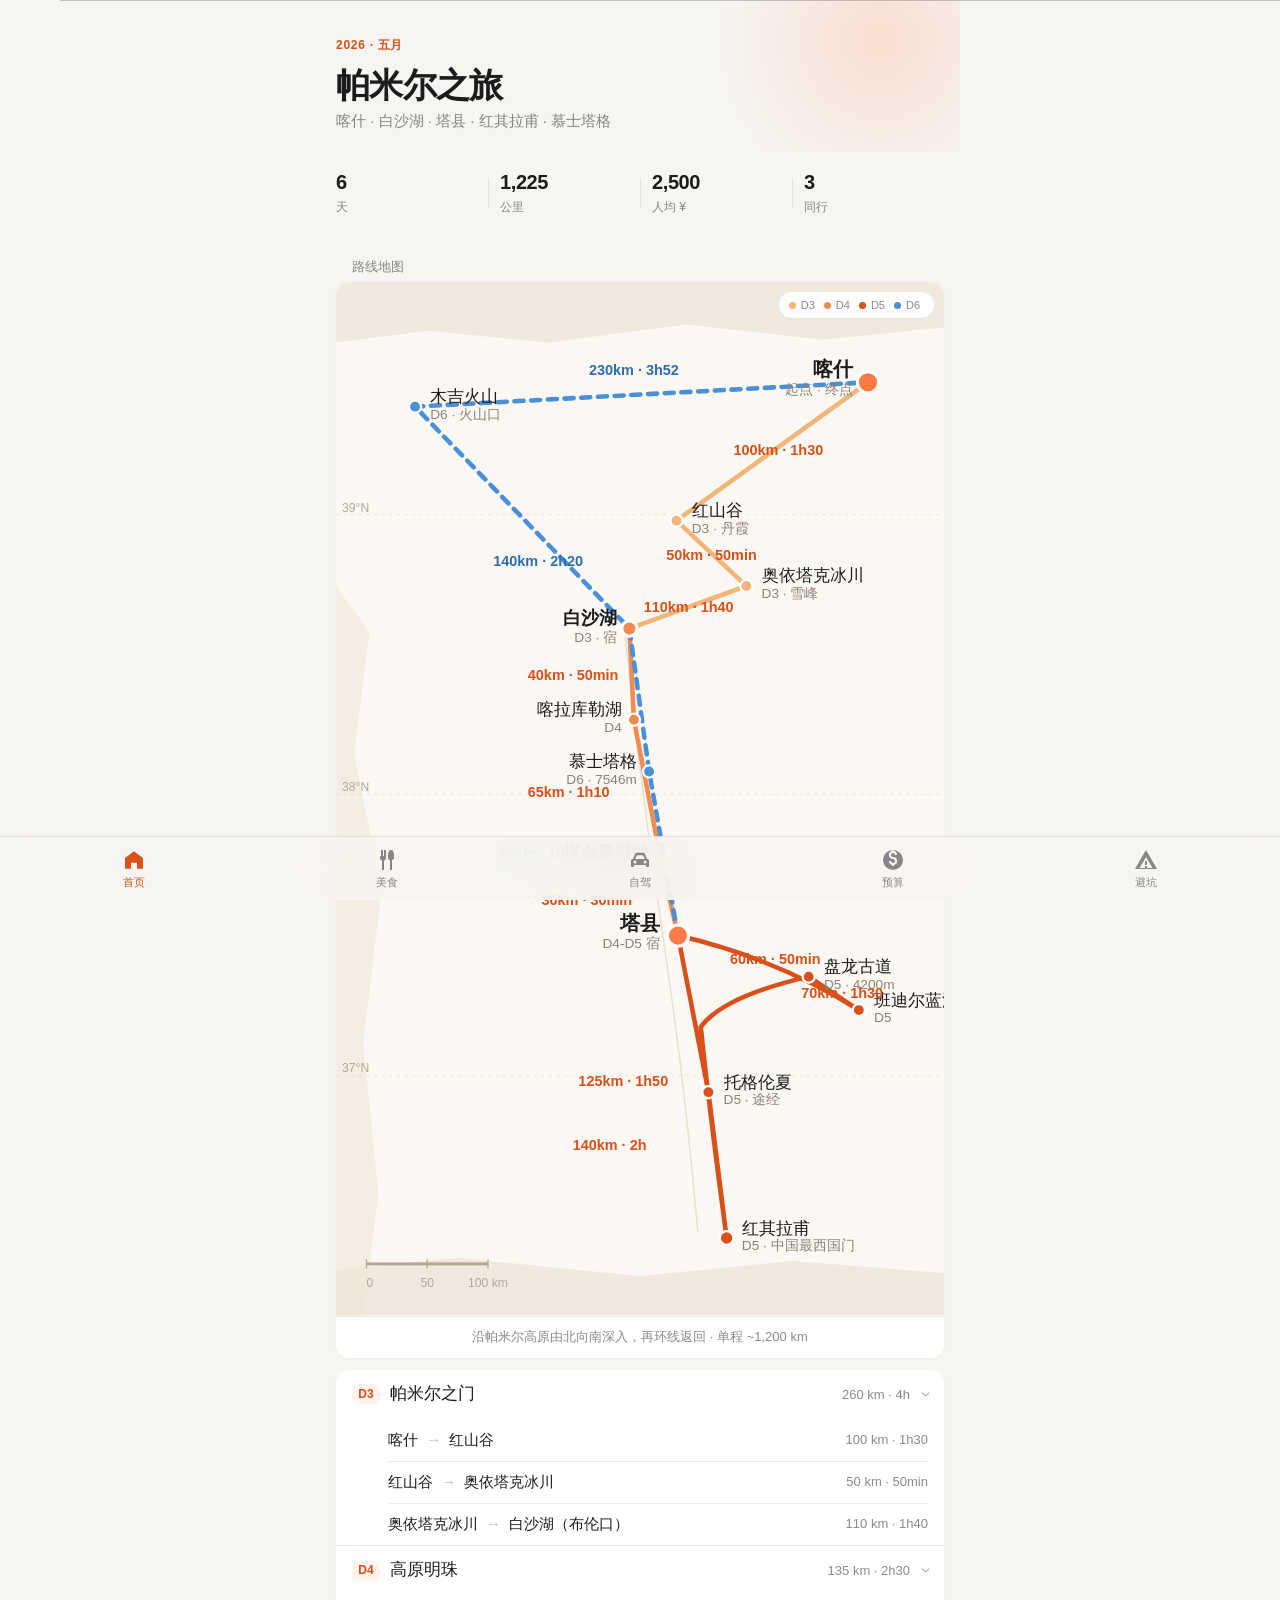
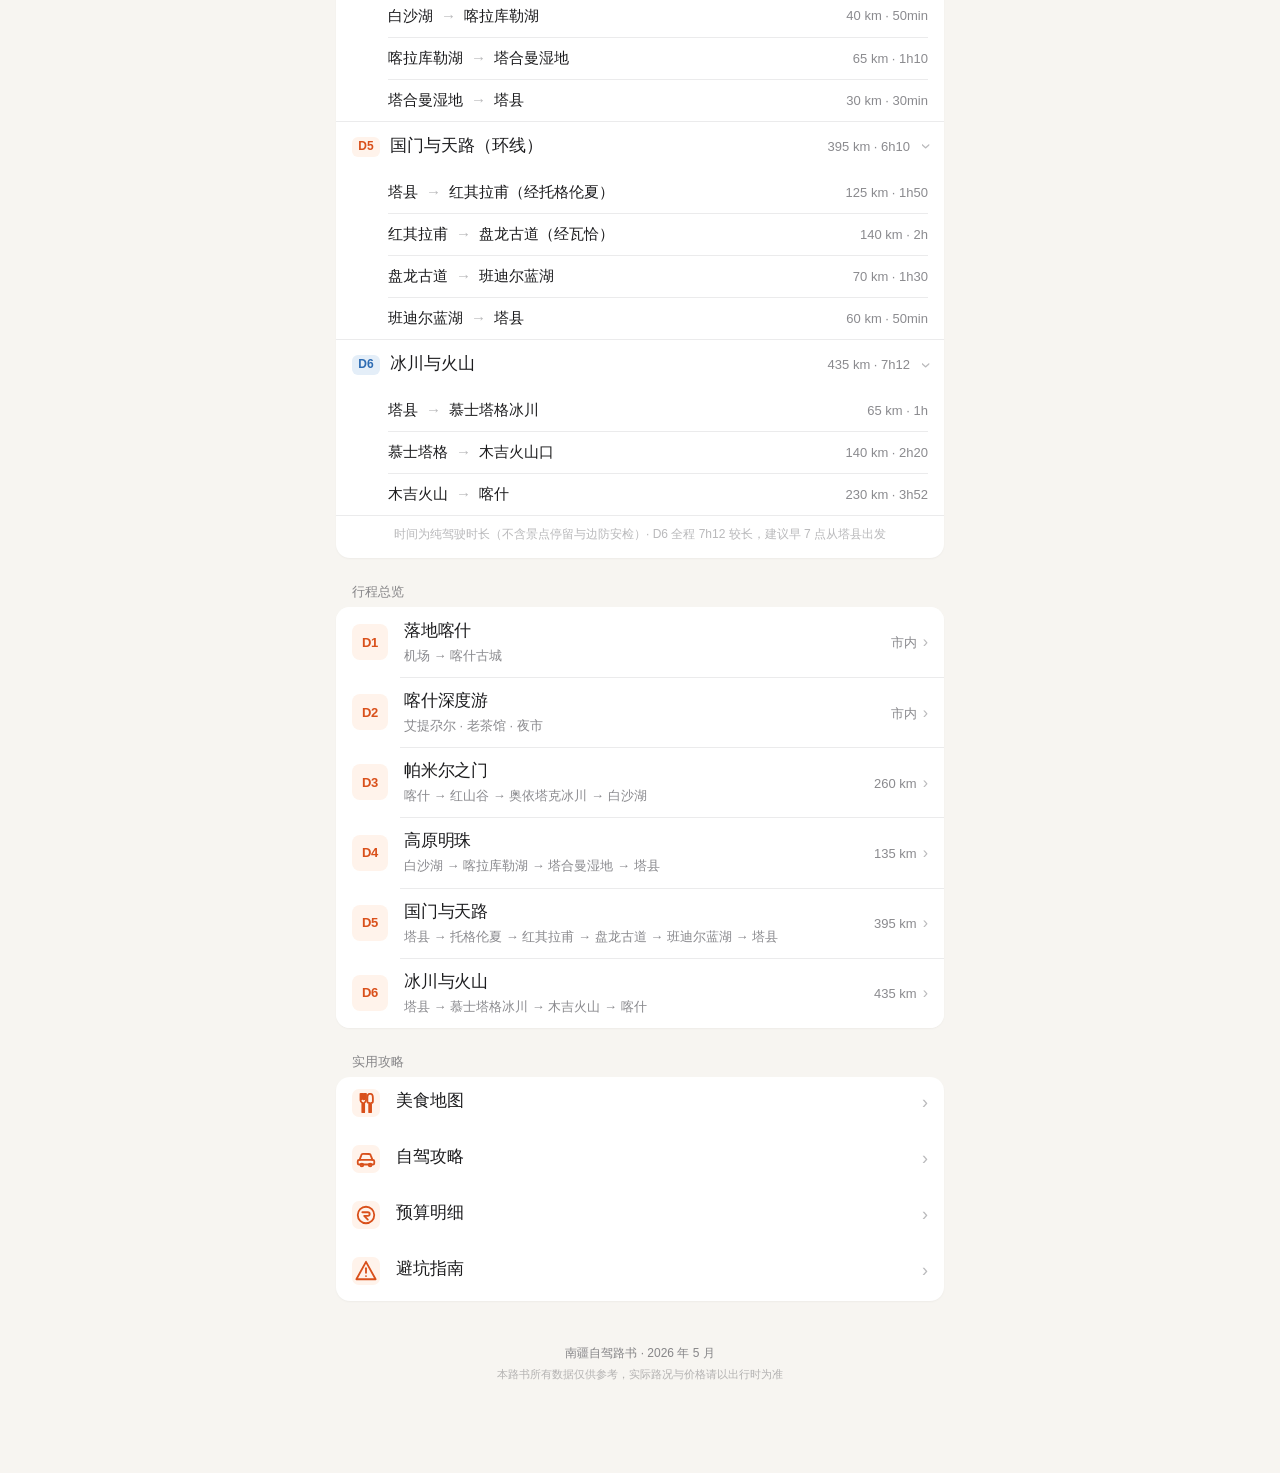
<file: index.html>
<!DOCTYPE html>
<html lang="zh-CN">
<head>
  <meta charset="UTF-8">
  <meta name="viewport" content="width=device-width, initial-scale=1.0, maximum-scale=1.0, user-scalable=no, viewport-fit=cover">
  <meta name="format-detection" content="telephone=no">
  <meta name="apple-mobile-web-app-capable" content="yes">
  <meta name="apple-mobile-web-app-status-bar-style" content="black-translucent">
  <meta name="theme-color" content="#F7F5F1">
  <title>南疆路书 · 6天自驾</title>
  <link rel="stylesheet" href="css/style.css">
</head>
<body>

  <!-- Hero -->
  <header class="hero">
    <div class="hero-content">
      <span class="hero__eyebrow">2026 · 五月</span>
      <h1 class="hero-title">帕米尔之旅</h1>
      <p class="hero-subtitle">喀什 · 白沙湖 · 塔县 · 红其拉甫 · 慕士塔格</p>
    </div>
  </header>

  <!-- Stats row -->
  <section class="stats-bar">
    <div class="stat-item">
      <span class="stat-value">6</span>
      <span class="stat-label">天</span>
    </div>
    <div class="stat-item">
      <span class="stat-value">1,225</span>
      <span class="stat-label">公里</span>
    </div>
    <div class="stat-item">
      <span class="stat-value">2,500</span>
      <span class="stat-label">人均 ¥</span>
    </div>
    <div class="stat-item">
      <span class="stat-value">3</span>
      <span class="stat-label">同行</span>
    </div>
  </section>

  <main class="container">

    <!-- 路线地图 -->
    <section class="section">
      <h2 class="section-title">路线地图</h2>
      <div class="route-map">
        <div class="route-map__legend">
          <span class="route-map__dot route-map__dot--d3"></span><span>D3</span>
          <span class="route-map__dot route-map__dot--d4"></span><span>D4</span>
          <span class="route-map__dot route-map__dot--d5"></span><span>D5</span>
          <span class="route-map__dot route-map__dot--d6"></span><span>D6</span>
        </div>

        <svg class="route-map__svg" viewBox="0 0 400 680" xmlns="http://www.w3.org/2000/svg" role="img" aria-label="南疆6天自驾路线地图（按高德地图真实坐标）">
          <!-- 浅色背景 -->
          <rect width="400" height="680" fill="#FBF8F3"/>

          <!-- 极淡山脊暗示 -->
          <g fill="#E8DFD0" opacity="0.55">
            <path d="M0,0 L0,40 L60,32 L140,40 L230,28 L320,38 L400,30 L400,0 Z"/>
            <path d="M0,680 L0,650 L80,642 L200,654 L300,644 L400,652 L400,680 Z"/>
          </g>
          <g fill="#EFE6D6" opacity="0.55">
            <path d="M0,680 L0,200 L22,230 L12,310 L30,400 L18,500 L28,600 L18,680 Z"/>
          </g>

          <!-- 河谷暗示 -->
          <g stroke="#D9CDB9" stroke-width="1" fill="none" opacity="0.55">
            <path d="M190,230 Q200,330 215,430 T238,625"/>
          </g>

          <!-- 经纬网格 -->
          <g stroke="#D9CDB9" stroke-width="0.5" fill="none" opacity="0.65" stroke-dasharray="2 3">
            <line x1="0" y1="153" x2="400" y2="153"/>
            <line x1="0" y1="337" x2="400" y2="337"/>
            <line x1="0" y1="522" x2="400" y2="522"/>
          </g>
          <g font-family="-apple-system, 'PingFang SC', sans-serif" font-size="8" fill="#B5A894">
            <text x="4" y="151">39°N</text>
            <text x="4" y="335">38°N</text>
            <text x="4" y="520">37°N</text>
          </g>

          <!-- === Routes === -->
          <g fill="none" stroke-linecap="round" stroke-linejoin="round">
            <path d="M350,66 L224,157 L270,200 L193,228" stroke="#F4B678" stroke-width="3"/>
            <path d="M193,228 L196,288 L214,382 L225,430" stroke="#F28B4F" stroke-width="3"/>
            <path d="M225,430 L245,533 L257,629 Q245,540 240,490 Q255,470 311,457 L344,479 Q290,445 225,430"
                  stroke="#D9501B" stroke-width="3"/>
            <path d="M225,430 L206,322 L193,228 L52,82 L350,66"
                  stroke="#4A90D9" stroke-width="3" stroke-dasharray="6 5"/>
          </g>

          <!-- === Pins === -->
          <g font-family="-apple-system, 'PingFang SC', sans-serif" font-size="11" font-weight="500" fill="#1C1C1E">

            <g>
              <circle cx="350" cy="66" r="7" fill="#FF7A45" stroke="#FFF" stroke-width="2"/>
              <text x="340" y="62" font-size="13" font-weight="700" text-anchor="end">喀什</text>
              <text x="340" y="74" fill="#8E8175" font-size="9" text-anchor="end">起点 · 终点</text>
            </g>

            <g>
              <circle cx="52" cy="82" r="4" fill="#4A90D9" stroke="#FFF" stroke-width="1.5"/>
              <text x="62" y="79">木吉火山</text>
              <text x="62" y="90" fill="#8E8175" font-size="9">D6 · 火山口</text>
            </g>

            <g>
              <circle cx="224" cy="157" r="4" fill="#F4B678" stroke="#FFF" stroke-width="1.5"/>
              <text x="234" y="154">红山谷</text>
              <text x="234" y="165" fill="#8E8175" font-size="9">D3 · 丹霞</text>
            </g>

            <g>
              <circle cx="270" cy="200" r="4" fill="#F4B678" stroke="#FFF" stroke-width="1.5"/>
              <text x="280" y="197">奥依塔克冰川</text>
              <text x="280" y="208" fill="#8E8175" font-size="9">D3 · 雪峰</text>
            </g>

            <g>
              <circle cx="193" cy="228" r="5" fill="#F28B4F" stroke="#FFF" stroke-width="2"/>
              <text x="185" y="225" font-size="12" font-weight="600" text-anchor="end">白沙湖</text>
              <text x="185" y="237" fill="#8E8175" font-size="9" text-anchor="end">D3 · 宿</text>
            </g>

            <g>
              <circle cx="196" cy="288" r="4" fill="#F28B4F" stroke="#FFF" stroke-width="1.5"/>
              <text x="188" y="285" text-anchor="end">喀拉库勒湖</text>
              <text x="188" y="296" fill="#8E8175" font-size="9" text-anchor="end">D4</text>
            </g>

            <g>
              <circle cx="206" cy="322" r="4" fill="#4A90D9" stroke="#FFF" stroke-width="1.5"/>
              <text x="198" y="319" text-anchor="end">慕士塔格</text>
              <text x="198" y="330" fill="#8E8175" font-size="9" text-anchor="end">D6 · 7546m</text>
            </g>

            <g>
              <circle cx="214" cy="382" r="4" fill="#F28B4F" stroke="#FFF" stroke-width="1.5"/>
              <text x="206" y="379" text-anchor="end">塔合曼湿地</text>
              <text x="206" y="390" fill="#8E8175" font-size="9" text-anchor="end">D4</text>
            </g>

            <g>
              <circle cx="225" cy="430" r="7" fill="#FF7A45" stroke="#FFF" stroke-width="2"/>
              <text x="213" y="426" font-size="13" font-weight="700" text-anchor="end">塔县</text>
              <text x="213" y="438" fill="#8E8175" font-size="9" text-anchor="end">D4-D5 宿</text>
            </g>

            <g>
              <circle cx="245" cy="533" r="4" fill="#D9501B" stroke="#FFF" stroke-width="1.5"/>
              <text x="255" y="530">托格伦夏</text>
              <text x="255" y="541" fill="#8E8175" font-size="9">D5 · 途经</text>
            </g>

            <g>
              <circle cx="257" cy="629" r="4.5" fill="#D9501B" stroke="#FFF" stroke-width="1.5"/>
              <text x="267" y="626">红其拉甫</text>
              <text x="267" y="637" fill="#8E8175" font-size="9">D5 · 中国最西国门</text>
            </g>

            <g>
              <circle cx="311" cy="457" r="4" fill="#D9501B" stroke="#FFF" stroke-width="1.5"/>
              <text x="321" y="454">盘龙古道</text>
              <text x="321" y="465" fill="#8E8175" font-size="9">D5 · 4200m</text>
            </g>

            <g>
              <circle cx="344" cy="479" r="4" fill="#D9501B" stroke="#FFF" stroke-width="1.5"/>
              <text x="354" y="476">班迪尔蓝湖</text>
              <text x="354" y="487" fill="#8E8175" font-size="9">D5</text>
            </g>

          </g>

          <!-- === Segment distance + time labels === -->
          <g font-family="-apple-system, 'PingFang SC', sans-serif" font-size="9.5" font-weight="600" text-anchor="middle">
            <text x="291" y="114" fill="#D9501B">100km · 1h30</text>
            <text x="247" y="183" fill="#D9501B">50km · 50min</text>
            <text x="232" y="217" fill="#D9501B">110km · 1h40</text>

            <text x="156" y="262" fill="#D9501B">40km · 50min</text>
            <text x="153" y="339" fill="#D9501B">65km · 1h10</text>
            <text x="165" y="410" fill="#D9501B">30km · 30min</text>

            <text x="189" y="529" fill="#D9501B">125km · 1h50</text>
            <text x="180" y="571" fill="#D9501B">140km · 2h</text>
            <text x="333" y="471" fill="#D9501B">70km · 1h30</text>
            <text x="289" y="449" fill="#D9501B">60km · 50min</text>

            <text x="129" y="379" fill="#2E6CB3">65km · 1h</text>
            <text x="133" y="187" fill="#2E6CB3">140km · 2h20</text>
            <text x="196" y="61" fill="#2E6CB3">230km · 3h52</text>
          </g>

          <!-- 比例尺 -->
          <g transform="translate(20,645)" font-family="-apple-system, 'PingFang SC', sans-serif">
            <rect x="0" y="0" width="80" height="2" fill="#B5A894"/>
            <line x1="0" y1="-2" x2="0" y2="4" stroke="#B5A894" stroke-width="0.8"/>
            <line x1="40" y1="-2" x2="40" y2="4" stroke="#B5A894" stroke-width="0.8"/>
            <line x1="80" y1="-2" x2="80" y2="4" stroke="#B5A894" stroke-width="0.8"/>
            <text x="0" y="16" fill="#B5A894" font-size="8">0</text>
            <text x="40" y="16" fill="#B5A894" font-size="8" text-anchor="middle">50</text>
            <text x="80" y="16" fill="#B5A894" font-size="8" text-anchor="middle">100 km</text>
          </g>
        </svg>

        <p class="route-map__hint">沿帕米尔高原由北向南深入，再环线返回 · 单程 ~1,200 km</p>
      </div>

      <!-- 路段明细 -->
      <div class="segments">
        <details class="segments__day" open>
          <summary class="segments__summary">
            <span class="segments__badge segments__badge--d3">D3</span>
            <span class="segments__title">帕米尔之门</span>
            <span class="segments__total">260 km · 4h</span>
          </summary>
          <div class="segments__row">
            <span class="segments__from">喀什</span>
            <span class="segments__arrow">→</span>
            <span class="segments__to">红山谷</span>
            <span class="segments__meta">100 km · 1h30</span>
          </div>
          <div class="segments__row">
            <span class="segments__from">红山谷</span>
            <span class="segments__arrow">→</span>
            <span class="segments__to">奥依塔克冰川</span>
            <span class="segments__meta">50 km · 50min</span>
          </div>
          <div class="segments__row">
            <span class="segments__from">奥依塔克冰川</span>
            <span class="segments__arrow">→</span>
            <span class="segments__to">白沙湖（布伦口）</span>
            <span class="segments__meta">110 km · 1h40</span>
          </div>
        </details>

        <details class="segments__day" open>
          <summary class="segments__summary">
            <span class="segments__badge segments__badge--d4">D4</span>
            <span class="segments__title">高原明珠</span>
            <span class="segments__total">135 km · 2h30</span>
          </summary>
          <div class="segments__row">
            <span class="segments__from">白沙湖</span>
            <span class="segments__arrow">→</span>
            <span class="segments__to">喀拉库勒湖</span>
            <span class="segments__meta">40 km · 50min</span>
          </div>
          <div class="segments__row">
            <span class="segments__from">喀拉库勒湖</span>
            <span class="segments__arrow">→</span>
            <span class="segments__to">塔合曼湿地</span>
            <span class="segments__meta">65 km · 1h10</span>
          </div>
          <div class="segments__row">
            <span class="segments__from">塔合曼湿地</span>
            <span class="segments__arrow">→</span>
            <span class="segments__to">塔县</span>
            <span class="segments__meta">30 km · 30min</span>
          </div>
        </details>

        <details class="segments__day" open>
          <summary class="segments__summary">
            <span class="segments__badge segments__badge--d5">D5</span>
            <span class="segments__title">国门与天路（环线）</span>
            <span class="segments__total">395 km · 6h10</span>
          </summary>
          <div class="segments__row">
            <span class="segments__from">塔县</span>
            <span class="segments__arrow">→</span>
            <span class="segments__to">红其拉甫（经托格伦夏）</span>
            <span class="segments__meta">125 km · 1h50</span>
          </div>
          <div class="segments__row">
            <span class="segments__from">红其拉甫</span>
            <span class="segments__arrow">→</span>
            <span class="segments__to">盘龙古道（经瓦恰）</span>
            <span class="segments__meta">140 km · 2h</span>
          </div>
          <div class="segments__row">
            <span class="segments__from">盘龙古道</span>
            <span class="segments__arrow">→</span>
            <span class="segments__to">班迪尔蓝湖</span>
            <span class="segments__meta">70 km · 1h30</span>
          </div>
          <div class="segments__row">
            <span class="segments__from">班迪尔蓝湖</span>
            <span class="segments__arrow">→</span>
            <span class="segments__to">塔县</span>
            <span class="segments__meta">60 km · 50min</span>
          </div>
        </details>

        <details class="segments__day" open>
          <summary class="segments__summary">
            <span class="segments__badge segments__badge--d6">D6</span>
            <span class="segments__title">冰川与火山</span>
            <span class="segments__total">435 km · 7h12</span>
          </summary>
          <div class="segments__row">
            <span class="segments__from">塔县</span>
            <span class="segments__arrow">→</span>
            <span class="segments__to">慕士塔格冰川</span>
            <span class="segments__meta">65 km · 1h</span>
          </div>
          <div class="segments__row">
            <span class="segments__from">慕士塔格</span>
            <span class="segments__arrow">→</span>
            <span class="segments__to">木吉火山口</span>
            <span class="segments__meta">140 km · 2h20</span>
          </div>
          <div class="segments__row">
            <span class="segments__from">木吉火山</span>
            <span class="segments__arrow">→</span>
            <span class="segments__to">喀什</span>
            <span class="segments__meta">230 km · 3h52</span>
          </div>
        </details>

        <p class="segments__note">时间为纯驾驶时长（不含景点停留与边防安检）· D6 全程 7h12 较长，建议早 7 点从塔县出发</p>
      </div>
    </section>

    <!-- 6-Day Itinerary — iOS Inset Grouped List -->
    <section class="section">
      <h2 class="section-title">行程总览</h2>

      <div class="itinerary">
        <a href="pages/day1.html" class="day-card">
          <div class="day-badge">D1</div>
          <div class="day-info">
            <h3 class="day-title">落地喀什</h3>
            <p class="day-route">机场 → 喀什古城</p>
          </div>
          <div class="day-distance">市内</div>
        </a>

        <a href="pages/day2.html" class="day-card">
          <div class="day-badge">D2</div>
          <div class="day-info">
            <h3 class="day-title">喀什深度游</h3>
            <p class="day-route">艾提尕尔 · 老茶馆 · 夜市</p>
          </div>
          <div class="day-distance">市内</div>
        </a>

        <a href="pages/day3.html" class="day-card">
          <div class="day-badge">D3</div>
          <div class="day-info">
            <h3 class="day-title">帕米尔之门</h3>
            <p class="day-route">喀什 → 红山谷 → 奥依塔克冰川 → 白沙湖</p>
          </div>
          <div class="day-distance">260 km</div>
        </a>

        <a href="pages/day4.html" class="day-card">
          <div class="day-badge">D4</div>
          <div class="day-info">
            <h3 class="day-title">高原明珠</h3>
            <p class="day-route">白沙湖 → 喀拉库勒湖 → 塔合曼湿地 → 塔县</p>
          </div>
          <div class="day-distance">135 km</div>
        </a>

        <a href="pages/day5.html" class="day-card">
          <div class="day-badge">D5</div>
          <div class="day-info">
            <h3 class="day-title">国门与天路</h3>
            <p class="day-route">塔县 → 托格伦夏 → 红其拉甫 → 盘龙古道 → 班迪尔蓝湖 → 塔县</p>
          </div>
          <div class="day-distance">395 km</div>
        </a>

        <a href="pages/day6.html" class="day-card">
          <div class="day-badge">D6</div>
          <div class="day-info">
            <h3 class="day-title">冰川与火山</h3>
            <p class="day-route">塔县 → 慕士塔格冰川 → 木吉火山 → 喀什</p>
          </div>
          <div class="day-distance">435 km</div>
        </a>
      </div>
    </section>

    <!-- Quick Navigation — SF symbol tiles -->
    <section class="section">
      <h2 class="section-title">实用攻略</h2>
      <div class="nav-grid">
        <a href="pages/food.html" class="nav-card nav-card--food">
          <span class="nav-icon" aria-hidden="true">
            <svg width="22" height="22" viewBox="0 0 24 24" fill="none" stroke="currentColor" stroke-width="2" stroke-linecap="round" stroke-linejoin="round">
              <path d="M6 2v7a3 3 0 0 0 2 2.8V22h2V11.8A3 3 0 0 0 12 9V2h-2v6H9V2H7v6H6Z"/>
              <path d="M16 2c-1.5 0-2.5 1.8-2.5 4.5V10a2 2 0 0 0 2 2V22h2V12a2 2 0 0 0 2-2V6.5C19.5 3.8 18.5 2 17 2Z"/>
            </svg>
          </span>
          <span class="nav-label">美食地图</span>
          <span class="nav-hint">必吃老店 · 本地特色</span>
        </a>
        <a href="pages/driving.html" class="nav-card nav-card--driving">
          <span class="nav-icon" aria-hidden="true">
            <svg width="22" height="22" viewBox="0 0 24 24" fill="none" stroke="currentColor" stroke-width="2" stroke-linecap="round" stroke-linejoin="round">
              <path d="M5 13l1.8-5A2 2 0 0 1 8.7 6.5h6.6A2 2 0 0 1 17.2 8L19 13"/>
              <rect x="3" y="13" width="18" height="5" rx="1.5"/>
              <circle cx="7.5" cy="18.5" r="1.5"/>
              <circle cx="16.5" cy="18.5" r="1.5"/>
            </svg>
          </span>
          <span class="nav-label">自驾攻略</span>
          <span class="nav-hint">租车 · 路况 · 加油</span>
        </a>
        <a href="pages/budget.html" class="nav-card nav-card--budget">
          <span class="nav-icon" aria-hidden="true">
            <svg width="22" height="22" viewBox="0 0 24 24" fill="none" stroke="currentColor" stroke-width="2" stroke-linecap="round" stroke-linejoin="round">
              <circle cx="12" cy="12" r="9"/>
              <path d="M8 9h6a2 2 0 1 1 0 4h-4l4 4"/>
            </svg>
          </span>
          <span class="nav-label">预算明细</span>
          <span class="nav-hint">3 人全程花费清单</span>
        </a>
        <a href="pages/tips.html" class="nav-card nav-card--tips">
          <span class="nav-icon" aria-hidden="true">
            <svg width="22" height="22" viewBox="0 0 24 24" fill="none" stroke="currentColor" stroke-width="2" stroke-linecap="round" stroke-linejoin="round">
              <path d="M12 2 1.5 21h21Z"/>
              <path d="M12 9v5"/>
              <path d="M12 17.5v.01"/>
            </svg>
          </span>
          <span class="nav-label">避坑指南</span>
          <span class="nav-hint">高反 · 限速 · 防骗</span>
        </a>
      </div>
    </section>

  </main>

  <!-- Footer -->
  <footer class="footer">
    <p class="footer-brand">南疆自驾路书 · 2026 年 5 月</p>
    <p class="footer-note">本路书所有数据仅供参考，实际路况与价格请以出行时为准</p>
  </footer>

  <!-- Bottom Tab Bar -->
  <nav class="bottom-nav">
    <a href="index.html" class="bottom-nav__item bottom-nav__item--home active">
      <span>首页</span>
    </a>
    <a href="pages/food.html" class="bottom-nav__item bottom-nav__item--food">
      <span>美食</span>
    </a>
    <a href="pages/driving.html" class="bottom-nav__item bottom-nav__item--driving">
      <span>自驾</span>
    </a>
    <a href="pages/budget.html" class="bottom-nav__item bottom-nav__item--budget">
      <span>预算</span>
    </a>
    <a href="pages/tips.html" class="bottom-nav__item bottom-nav__item--tips">
      <span>避坑</span>
    </a>
  </nav>

  <script src="js/app.js"></script>
</body>
</html>
</file>
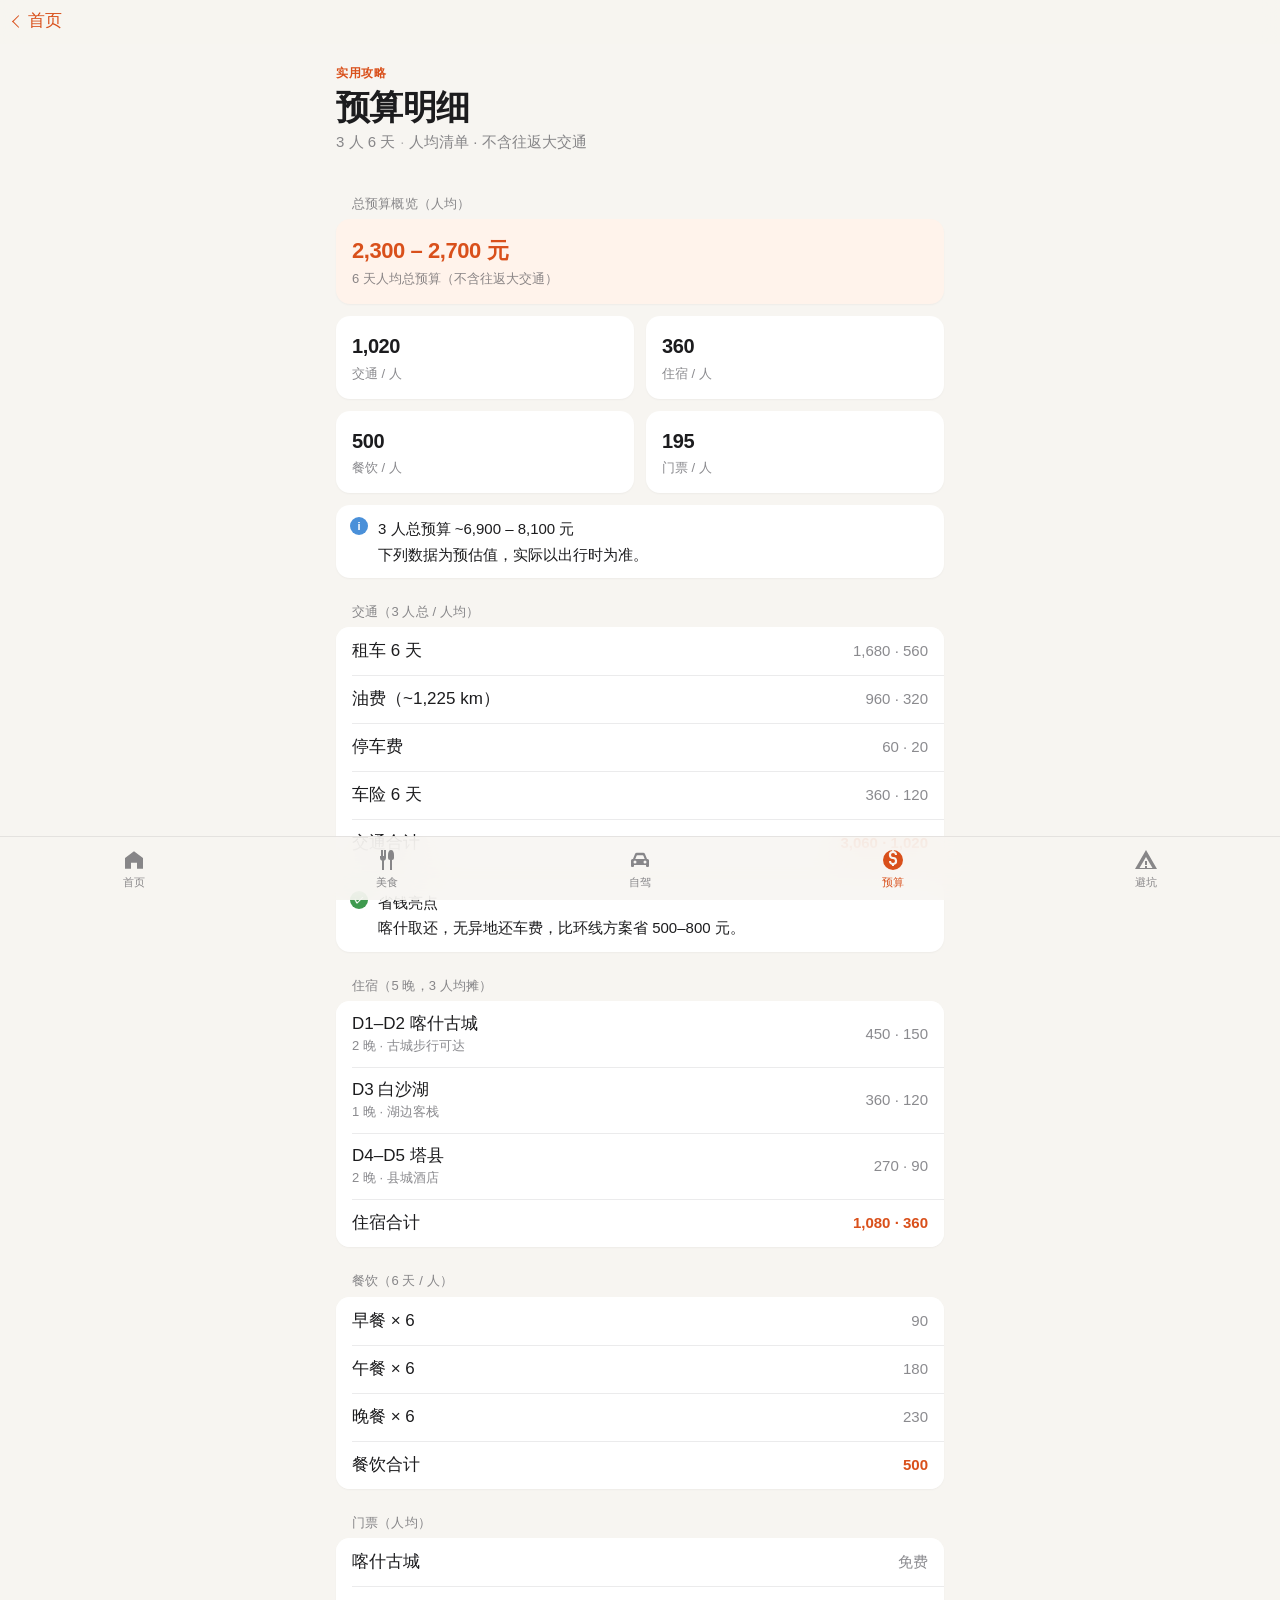
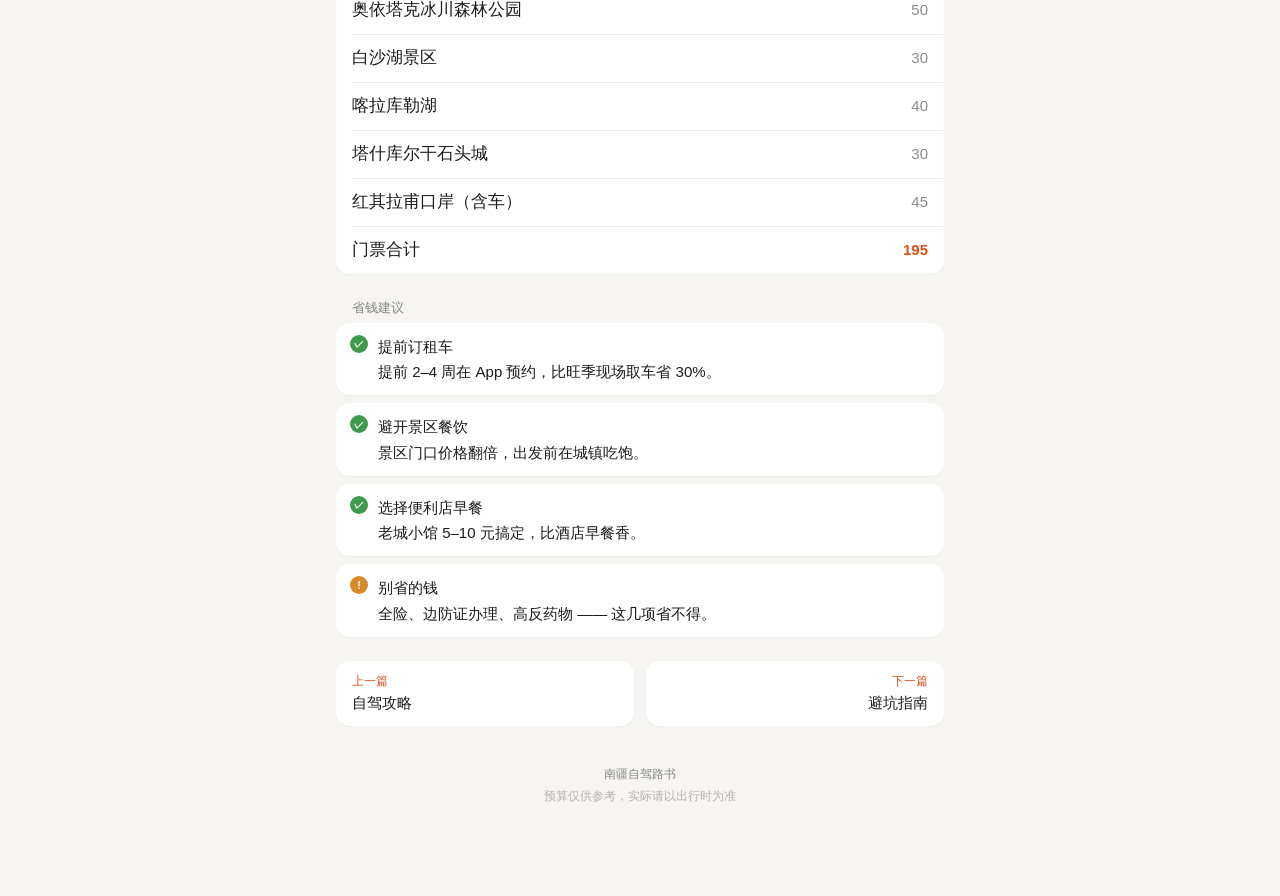
<file: pages/budget.html>
<!DOCTYPE html>
<html lang="zh-CN">
<head>
  <meta charset="UTF-8">
  <meta name="viewport" content="width=device-width, initial-scale=1.0, maximum-scale=1.0, user-scalable=no, viewport-fit=cover">
  <meta name="format-detection" content="telephone=no">
  <meta name="apple-mobile-web-app-capable" content="yes">
  <meta name="apple-mobile-web-app-status-bar-style" content="black-translucent">
  <meta name="theme-color" content="#F7F5F1">
  <title>预算明细 · 南疆路书</title>
  <link rel="stylesheet" href="../css/style.css">
</head>
<body>

  <nav class="nav-bar">
    <a href="../index.html" class="nav-bar__back">首页</a>
    <span class="nav-bar__title">预算明细</span>
  </nav>

  <section class="page-hero">
    <p class="page-hero__day">实用攻略</p>
    <h1 class="page-hero__title">预算明细</h1>
    <p class="page-hero__route">
      3 人 6 天 <span class="page-hero__route-arrow">·</span>
      人均清单 <span class="page-here__route-arrow">·</span>
      不含往返大交通
    </p>
  </section>

  <main class="container">

    <!-- 总览卡片 -->
    <section class="section">
      <h2 class="section-title">总预算概览（人均）</h2>
      <div class="budget-summary">
        <div class="budget-summary__card budget-summary__card--total">
          <span class="budget-summary__value">2,300 – 2,700 元</span>
          <span class="budget-summary__label">6 天人均总预算（不含往返大交通）</span>
        </div>
        <div class="budget-summary__card">
          <span class="budget-summary__value">1,020</span>
          <span class="budget-summary__label">交通 / 人</span>
        </div>
        <div class="budget-summary__card">
          <span class="budget-summary__value">360</span>
          <span class="budget-summary__label">住宿 / 人</span>
        </div>
        <div class="budget-summary__card">
          <span class="budget-summary__value">500</span>
          <span class="budget-summary__label">餐饮 / 人</span>
        </div>
        <div class="budget-summary__card">
          <span class="budget-summary__value">195</span>
          <span class="budget-summary__label">门票 / 人</span>
        </div>
      </div>

      <div class="tip-box tip-box--info">
        <span class="tip-box__title">3 人总预算 ~6,900 – 8,100 元</span>
        下列数据为预估值，实际以出行时为准。
      </div>
    </section>

    <!-- 交通费用 -->
    <section class="section">
      <h2 class="section-title">交通（3 人总 / 人均）</h2>
      <div class="list">
        <div class="list__row">
          <div class="list__content"><div class="list__title">租车 6 天</div></div>
          <div class="list__meta">1,680 · 560</div>
        </div>
        <div class="list__row">
          <div class="list__content"><div class="list__title">油费（~1,225 km）</div></div>
          <div class="list__meta">960 · 320</div>
        </div>
        <div class="list__row">
          <div class="list__content"><div class="list__title">停车费</div></div>
          <div class="list__meta">60 · 20</div>
        </div>
        <div class="list__row">
          <div class="list__content"><div class="list__title">车险 6 天</div></div>
          <div class="list__meta">360 · 120</div>
        </div>
        <div class="list__row">
          <div class="list__content"><div class="list__title">交通合计</div></div>
          <div class="list__meta list__meta--accent">3,060 · 1,020</div>
        </div>
      </div>

      <div class="tip-box tip-box--success">
        <span class="tip-box__title">省钱亮点</span>
        喀什取还，无异地还车费，比环线方案省 500–800 元。
      </div>
    </section>

    <!-- 住宿费用 -->
    <section class="section">
      <h2 class="section-title">住宿（5 晚，3 人均摊）</h2>
      <div class="list">
        <div class="list__row">
          <div class="list__content">
            <div class="list__title">D1–D2 喀什古城</div>
            <div class="list__sub">2 晚 · 古城步行可达</div>
          </div>
          <div class="list__meta">450 · 150</div>
        </div>
        <div class="list__row">
          <div class="list__content">
            <div class="list__title">D3 白沙湖</div>
            <div class="list__sub">1 晚 · 湖边客栈</div>
          </div>
          <div class="list__meta">360 · 120</div>
        </div>
        <div class="list__row">
          <div class="list__content">
            <div class="list__title">D4–D5 塔县</div>
            <div class="list__sub">2 晚 · 县城酒店</div>
          </div>
          <div class="list__meta">270 · 90</div>
        </div>
        <div class="list__row">
          <div class="list__content"><div class="list__title">住宿合计</div></div>
          <div class="list__meta list__meta--accent">1,080 · 360</div>
        </div>
      </div>
    </section>

    <!-- 餐饮费用 -->
    <section class="section">
      <h2 class="section-title">餐饮（6 天 / 人）</h2>
      <div class="list">
        <div class="list__row">
          <div class="list__content"><div class="list__title">早餐 × 6</div></div>
          <div class="list__meta">90</div>
        </div>
        <div class="list__row">
          <div class="list__content"><div class="list__title">午餐 × 6</div></div>
          <div class="list__meta">180</div>
        </div>
        <div class="list__row">
          <div class="list__content"><div class="list__title">晚餐 × 6</div></div>
          <div class="list__meta">230</div>
        </div>
        <div class="list__row">
          <div class="list__content"><div class="list__title">餐饮合计</div></div>
          <div class="list__meta list__meta--accent">500</div>
        </div>
      </div>
    </section>

    <!-- 门票 -->
    <section class="section">
      <h2 class="section-title">门票（人均）</h2>
      <div class="list">
        <div class="list__row">
          <div class="list__content"><div class="list__title">喀什古城</div></div>
          <div class="list__meta">免费</div>
        </div>
        <div class="list__row">
          <div class="list__content"><div class="list__title">奥依塔克冰川森林公园</div></div>
          <div class="list__meta">50</div>
        </div>
        <div class="list__row">
          <div class="list__content"><div class="list__title">白沙湖景区</div></div>
          <div class="list__meta">30</div>
        </div>
        <div class="list__row">
          <div class="list__content"><div class="list__title">喀拉库勒湖</div></div>
          <div class="list__meta">40</div>
        </div>
        <div class="list__row">
          <div class="list__content"><div class="list__title">塔什库尔干石头城</div></div>
          <div class="list__meta">30</div>
        </div>
        <div class="list__row">
          <div class="list__content"><div class="list__title">红其拉甫口岸（含车）</div></div>
          <div class="list__meta">45</div>
        </div>
        <div class="list__row">
          <div class="list__content"><div class="list__title">门票合计</div></div>
          <div class="list__meta list__meta--accent">195</div>
        </div>
      </div>
    </section>

    <!-- 省钱建议 -->
    <section class="section">
      <h2 class="section-title">省钱建议</h2>
      <div class="tip-box tip-box--success">
        <span class="tip-box__title">提前订租车</span>
        提前 2–4 周在 App 预约，比旺季现场取车省 30%。
      </div>
      <div class="tip-box tip-box--success">
        <span class="tip-box__title">避开景区餐饮</span>
        景区门口价格翻倍，出发前在城镇吃饱。
      </div>
      <div class="tip-box tip-box--success">
        <span class="tip-box__title">选择便利店早餐</span>
        老城小馆 5–10 元搞定，比酒店早餐香。
      </div>
      <div class="tip-box tip-box--warning">
        <span class="tip-box__title">别省的钱</span>
        全险、边防证办理、高反药物 —— 这几项省不得。
      </div>
    </section>

    <div class="day-nav">
      <a href="driving.html" class="day-nav__link day-nav__link--prev">
        <span class="day-nav__label">上一篇</span>
        <span class="day-nav__title">自驾攻略</span>
      </a>
      <a href="tips.html" class="day-nav__link day-nav__link--next">
        <span class="day-nav__label">下一篇</span>
        <span class="day-nav__title">避坑指南</span>
      </a>
    </div>

  </main>

  <footer class="site-footer">
    <p class="site-footer__brand">南疆自驾路书</p>
    <p>预算仅供参考，实际请以出行时为准</p>
  </footer>

  <nav class="bottom-nav">
    <a href="../index.html" class="bottom-nav__item bottom-nav__item--home"><span>首页</span></a>
    <a href="food.html" class="bottom-nav__item bottom-nav__item--food"><span>美食</span></a>
    <a href="driving.html" class="bottom-nav__item bottom-nav__item--driving"><span>自驾</span></a>
    <a href="budget.html" class="bottom-nav__item bottom-nav__item--budget active"><span>预算</span></a>
    <a href="tips.html" class="bottom-nav__item bottom-nav__item--tips"><span>避坑</span></a>
  </nav>

  <script src="../js/app.js"></script>
</body>
</html>
</file>
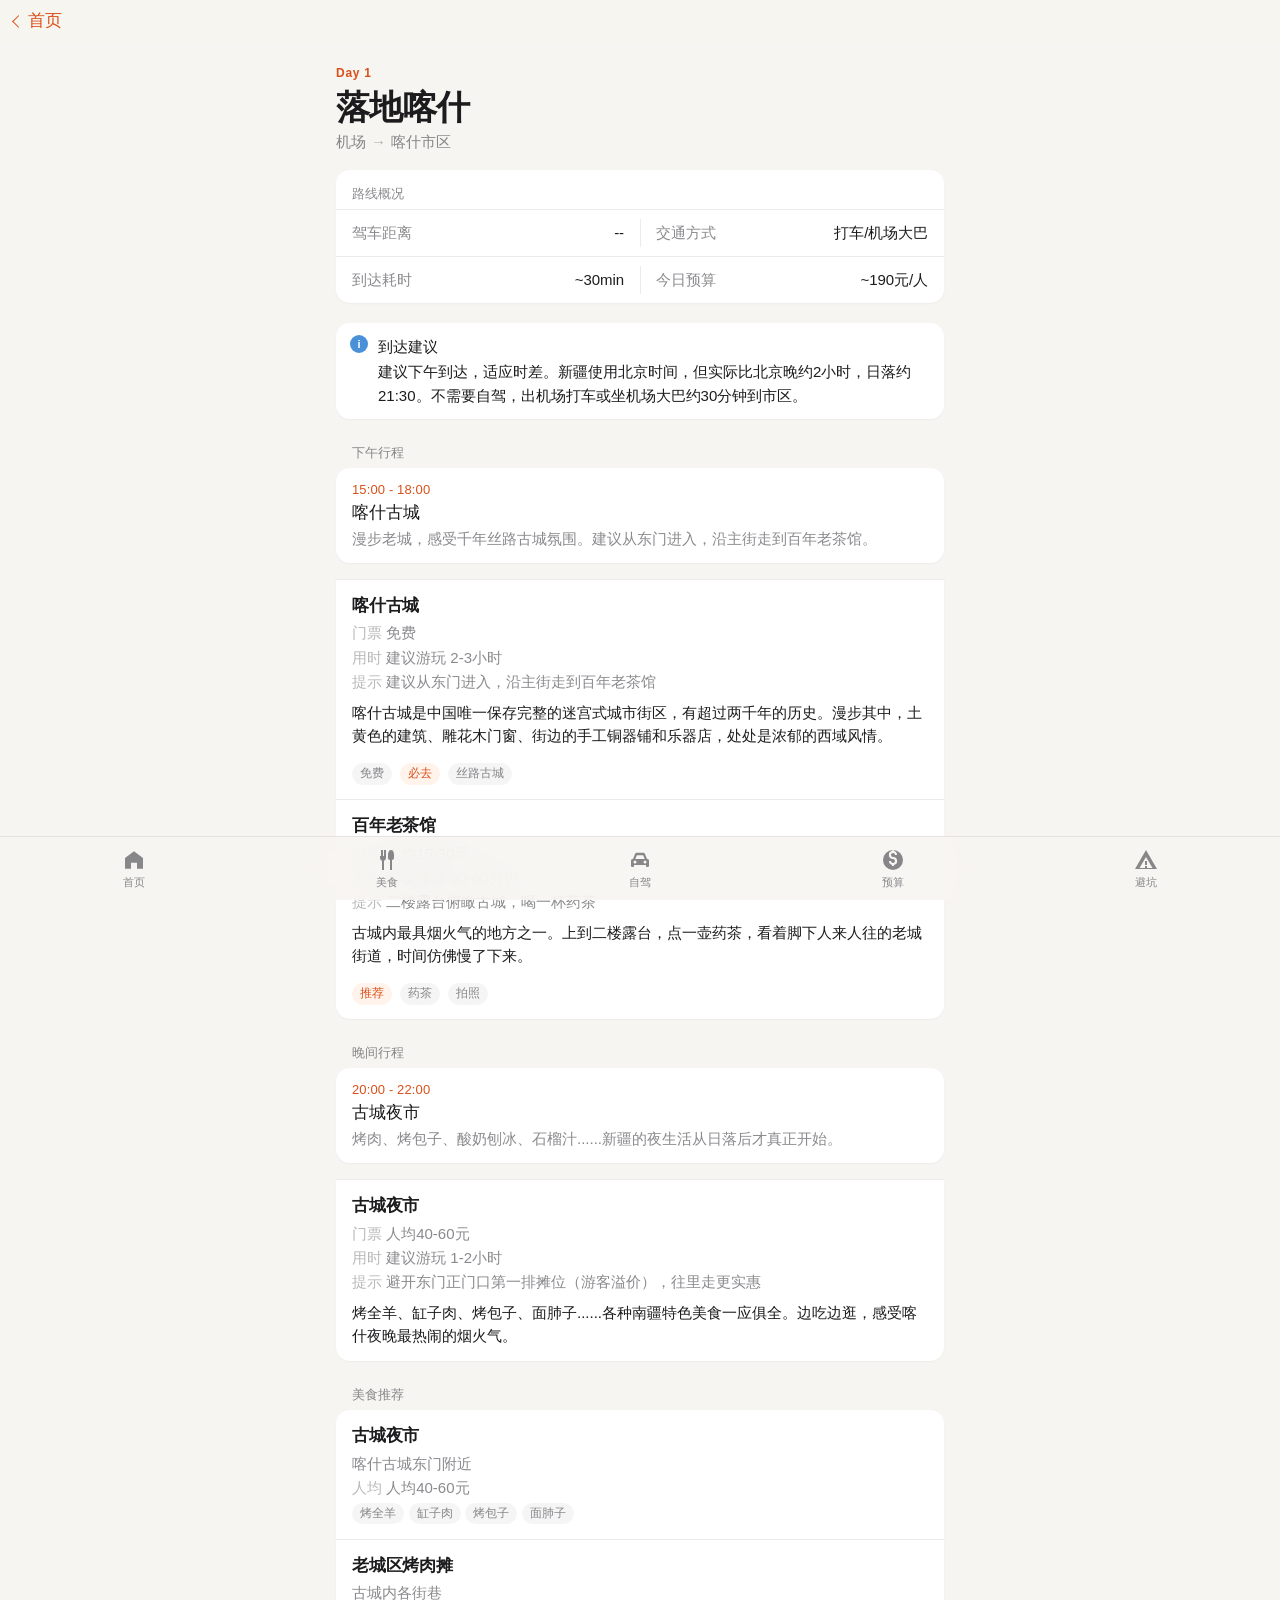
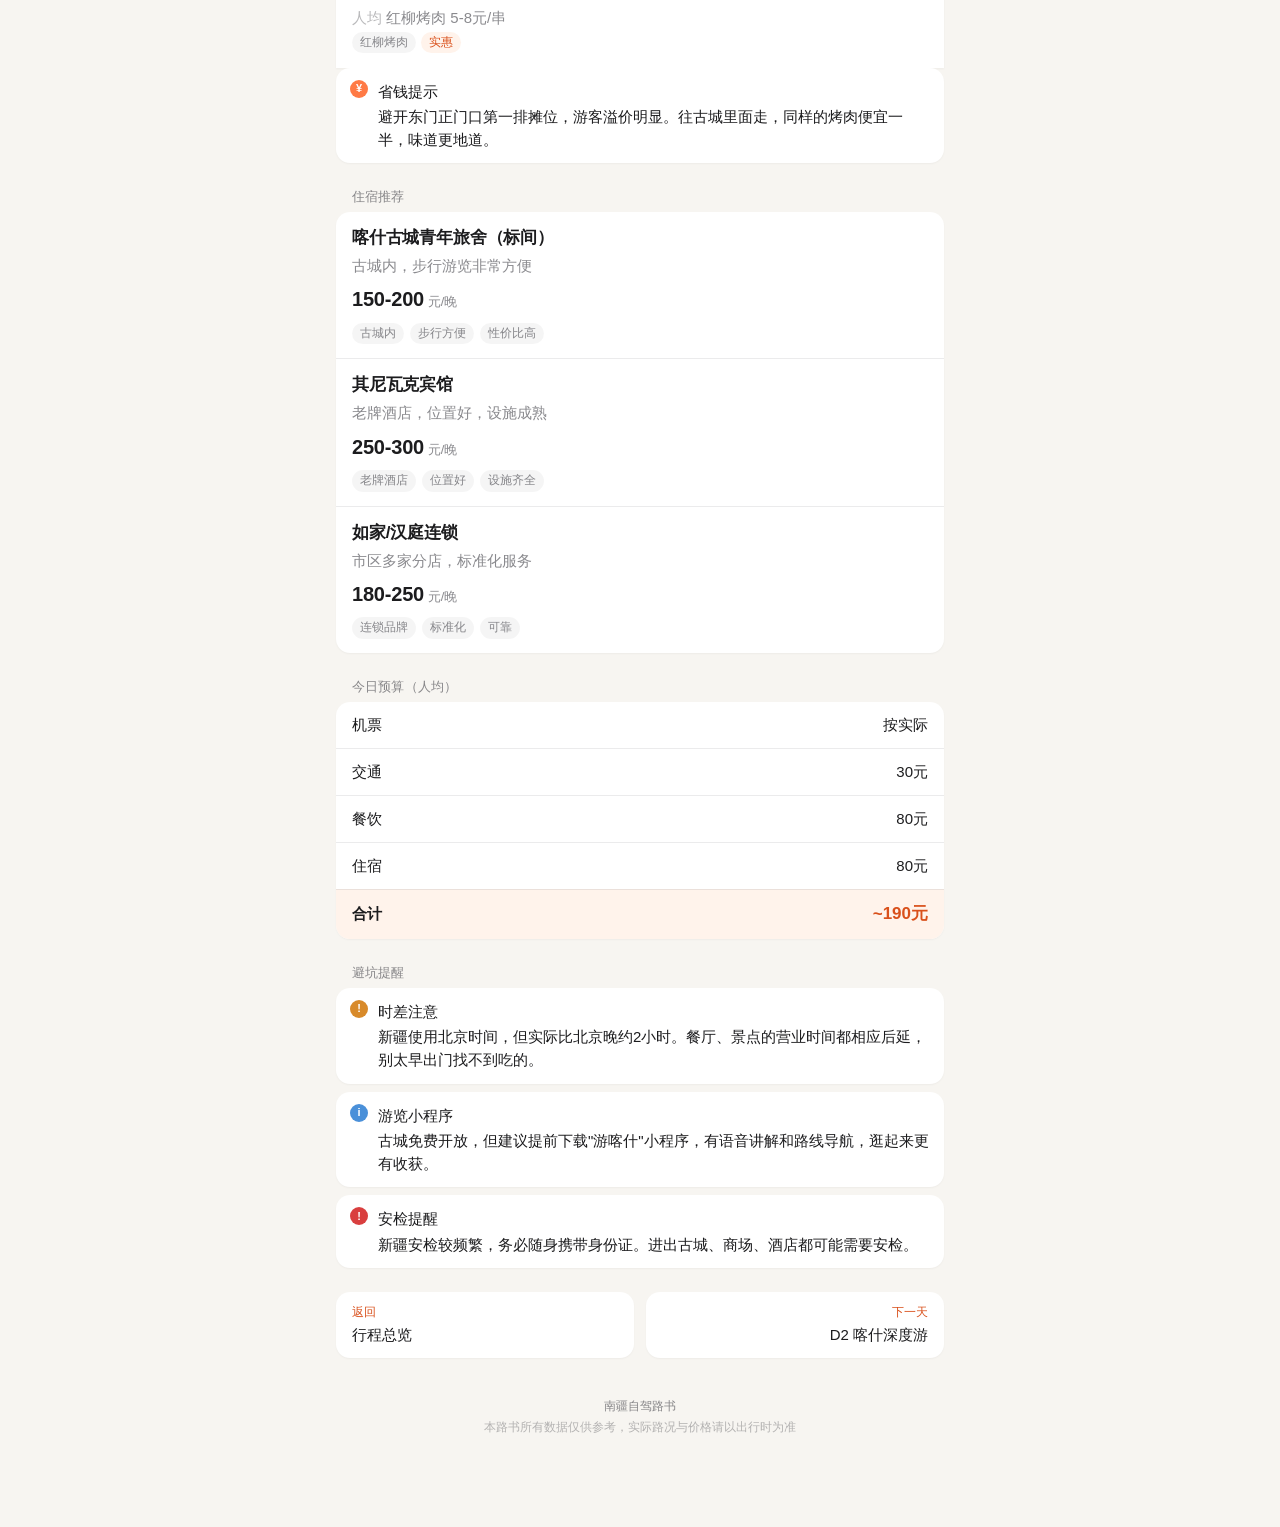
<file: pages/day1.html>
<!DOCTYPE html>
<html lang="zh-CN">
<head>
  <meta charset="UTF-8">
  <meta name="viewport" content="width=device-width, initial-scale=1.0, maximum-scale=1.0, user-scalable=no, viewport-fit=cover">
  <meta name="format-detection" content="telephone=no">
  <meta name="apple-mobile-web-app-capable" content="yes">
  <meta name="apple-mobile-web-app-status-bar-style" content="black-translucent">
  <title>D1 落地喀什 - 南疆自驾路书</title>
  <link rel="stylesheet" href="../css/style.css">
</head>
<body>

  <!-- iOS Nav Bar -->
  <nav class="nav-bar">
    <a href="../index.html" class="nav-bar__back">首页</a>
    <span class="nav-bar__title">D1 落地喀什</span>
  </nav>

  <!-- Page Hero -->
  <section class="page-hero">
    <p class="page-hero__day">Day 1</p>
    <h1 class="page-hero__title">落地喀什</h1>
    <p class="page-hero__route">
      机场
      <span class="page-hero__route-arrow">&rarr;</span>
      喀什市区
    </p>
  </section>

  <main class="container">

    <!-- Route Info -->
    <div class="route-info">
      <h2 class="route-info__title">路线概况</h2>
      <div class="route-info__grid">
        <div class="route-info__item">
          <span class="route-info__label">驾车距离</span>
          <span class="route-info__value">--</span>
        </div>
        <div class="route-info__item">
          <span class="route-info__label">交通方式</span>
          <span class="route-info__value">打车/机场大巴</span>
        </div>
        <div class="route-info__item">
          <span class="route-info__label">到达耗时</span>
          <span class="route-info__value">~30min</span>
        </div>
        <div class="route-info__item">
          <span class="route-info__label">今日预算</span>
          <span class="route-info__value">~190元/人</span>
        </div>
      </div>
    </div>

    <!-- Arrival Tips -->
    <div class="tip-box tip-box--info mb-6">
      <span class="tip-box__title">到达建议</span>
      建议下午到达，适应时差。新疆使用北京时间，但实际比北京晚约2小时，日落约21:30。不需要自驾，出机场打车或坐机场大巴约30分钟到市区。
    </div>

    <!-- Afternoon Activities -->
    <section class="section">
      <h2 class="section__title">下午行程</h2>

      <div class="timeline">
        <div class="timeline__step timeline__step--highlight">
          <div class="timeline__time">15:00 - 18:00</div>
          <div class="timeline__title">喀什古城</div>
          <div class="timeline__desc">漫步老城，感受千年丝路古城氛围。建议从东门进入，沿主街走到百年老茶馆。</div>
        </div>
      </div>

      <div class="attraction-card">
        <div class="attraction-card__body">
          <h3 class="attraction-card__name">喀什古城</h3>
          <p class="attraction-card__detail attraction-card__detail--ticket">免费</p>
          <p class="attraction-card__detail attraction-card__detail--time">建议游玩 2-3小时</p>
          <p class="attraction-card__detail attraction-card__detail--tip">建议从东门进入，沿主街走到百年老茶馆</p>
          <p class="attraction-card__desc">
            喀什古城是中国唯一保存完整的迷宫式城市街区，有超过两千年的历史。漫步其中，土黄色的建筑、雕花木门窗、街边的手工铜器铺和乐器店，处处是浓郁的西域风情。
          </p>
          <div class="flex flex-wrap gap-2 mt-4">
            <span class="tag tag--success">免费</span>
            <span class="tag tag--gold">必去</span>
            <span class="tag tag--default">丝路古城</span>
          </div>
        </div>
      </div>

      <div class="attraction-card">
        <div class="attraction-card__body">
          <h3 class="attraction-card__name">百年老茶馆</h3>
          <p class="attraction-card__detail attraction-card__detail--ticket">人均15-30元</p>
          <p class="attraction-card__detail attraction-card__detail--time">建议停留 30-60分钟</p>
          <p class="attraction-card__detail attraction-card__detail--tip">二楼露台俯瞰古城，喝一杯药茶</p>
          <p class="attraction-card__desc">
            古城内最具烟火气的地方之一。上到二楼露台，点一壶药茶，看着脚下人来人往的老城街道，时间仿佛慢了下来。
          </p>
          <div class="flex flex-wrap gap-2 mt-4">
            <span class="tag tag--gold">推荐</span>
            <span class="tag tag--default">药茶</span>
            <span class="tag tag--default">拍照</span>
          </div>
        </div>
      </div>
    </section>

    <!-- Evening -->
    <section class="section">
      <h2 class="section__title">晚间行程</h2>

      <div class="timeline">
        <div class="timeline__step timeline__step--highlight">
          <div class="timeline__time">20:00 - 22:00</div>
          <div class="timeline__title">古城夜市</div>
          <div class="timeline__desc">烤肉、烤包子、酸奶刨冰、石榴汁......新疆的夜生活从日落后才真正开始。</div>
        </div>
      </div>

      <div class="attraction-card">
        <div class="attraction-card__body">
          <h3 class="attraction-card__name">古城夜市</h3>
          <p class="attraction-card__detail attraction-card__detail--ticket">人均40-60元</p>
          <p class="attraction-card__detail attraction-card__detail--time">建议游玩 1-2小时</p>
          <p class="attraction-card__detail attraction-card__detail--tip">避开东门正门口第一排摊位（游客溢价），往里走更实惠</p>
          <p class="attraction-card__desc">
            烤全羊、缸子肉、烤包子、面肺子......各种南疆特色美食一应俱全。边吃边逛，感受喀什夜晚最热闹的烟火气。
          </p>
        </div>
      </div>
    </section>

    <!-- Food Recommendations -->
    <section class="section">
      <h2 class="section__title">美食推荐</h2>

      <div class="food-card">
        <div class="food-card__body">
          <h3 class="food-card__name">古城夜市</h3>
          <p class="food-card__shop">喀什古城东门附近</p>
          <p class="food-card__price">人均40-60元</p>
          <div class="food-card__tags">
            <span class="tag tag--ochre">烤全羊</span>
            <span class="tag tag--ochre">缸子肉</span>
            <span class="tag tag--ochre">烤包子</span>
            <span class="tag tag--ochre">面肺子</span>
          </div>
        </div>
      </div>

      <div class="food-card">
        <div class="food-card__body">
          <h3 class="food-card__name">老城区烤肉摊</h3>
          <p class="food-card__shop">古城内各街巷</p>
          <p class="food-card__price">红柳烤肉 5-8元/串</p>
          <div class="food-card__tags">
            <span class="tag tag--ochre">红柳烤肉</span>
            <span class="tag tag--gold">实惠</span>
          </div>
        </div>
      </div>

      <div class="tip-box tip-box--money">
        <span class="tip-box__title">省钱提示</span>
        避开东门正门口第一排摊位，游客溢价明显。往古城里面走，同样的烤肉便宜一半，味道更地道。
      </div>
    </section>

    <!-- Hotel Recommendations -->
    <section class="section">
      <h2 class="section__title">住宿推荐</h2>

      <div class="hotel-card">
        <div class="hotel-card__body">
          <h3 class="hotel-card__name">喀什古城青年旅舍（标间）</h3>
          <p class="hotel-card__location">古城内，步行游览非常方便</p>
          <p class="hotel-card__price">150-200<span class="hotel-card__price-unit">元/晚</span></p>
          <div class="hotel-card__amenities">
            <span>古城内</span>
            <span>步行方便</span>
            <span>性价比高</span>
          </div>
        </div>
      </div>

      <div class="hotel-card">
        <div class="hotel-card__body">
          <h3 class="hotel-card__name">其尼瓦克宾馆</h3>
          <p class="hotel-card__location">老牌酒店，位置好，设施成熟</p>
          <p class="hotel-card__price">250-300<span class="hotel-card__price-unit">元/晚</span></p>
          <div class="hotel-card__amenities">
            <span>老牌酒店</span>
            <span>位置好</span>
            <span>设施齐全</span>
          </div>
        </div>
      </div>

      <div class="hotel-card">
        <div class="hotel-card__body">
          <h3 class="hotel-card__name">如家/汉庭连锁</h3>
          <p class="hotel-card__location">市区多家分店，标准化服务</p>
          <p class="hotel-card__price">180-250<span class="hotel-card__price-unit">元/晚</span></p>
          <div class="hotel-card__amenities">
            <span>连锁品牌</span>
            <span>标准化</span>
            <span>可靠</span>
          </div>
        </div>
      </div>
    </section>

    <!-- Budget -->
    <section class="section">
      <h2 class="section__title">今日预算（人均）</h2>

      <div class="expense-table-wrapper">
        <table class="expense-table">
          <thead>
            <tr>
              <th>项目</th>
              <th>费用</th>
              <th>备注</th>
            </tr>
          </thead>
          <tbody>
            <tr>
              <td>机票</td>
              <td class="expense-table__amount">按实际</td>
              <td>不计入日预算</td>
            </tr>
            <tr>
              <td>交通</td>
              <td class="expense-table__amount">30元</td>
              <td>机场到市区打车/大巴</td>
            </tr>
            <tr>
              <td>餐饮</td>
              <td class="expense-table__amount">80元</td>
              <td>夜市+老茶馆</td>
            </tr>
            <tr>
              <td>住宿</td>
              <td class="expense-table__amount">80元</td>
              <td>3人均摊</td>
            </tr>
            <tr class="total-row">
              <td>合计</td>
              <td class="expense-table__amount">~190元</td>
              <td>不含机票</td>
            </tr>
          </tbody>
        </table>
      </div>
    </section>

    <!-- Tips -->
    <section class="section">
      <h2 class="section__title">避坑提醒</h2>

      <div class="tip-box tip-box--warning">
        <span class="tip-box__title">时差注意</span>
        新疆使用北京时间，但实际比北京晚约2小时。餐厅、景点的营业时间都相应后延，别太早出门找不到吃的。
      </div>

      <div class="tip-box tip-box--info">
        <span class="tip-box__title">游览小程序</span>
        古城免费开放，但建议提前下载"游喀什"小程序，有语音讲解和路线导航，逛起来更有收获。
      </div>

      <div class="tip-box tip-box--danger">
        <span class="tip-box__title">安检提醒</span>
        新疆安检较频繁，务必随身携带身份证。进出古城、商场、酒店都可能需要安检。
      </div>
    </section>

    <!-- Day Navigation -->
    <div class="day-nav">
      <a href="../index.html" class="day-nav__link day-nav__link--prev">
        <span class="day-nav__label">返回</span>
        <span class="day-nav__title">行程总览</span>
      </a>
      <a href="day2.html" class="day-nav__link day-nav__link--next">
        <span class="day-nav__label">下一天</span>
        <span class="day-nav__title">D2 喀什深度游</span>
      </a>
    </div>

  </main>

  <!-- Footer -->
  <footer class="site-footer">
    <p class="site-footer__brand">南疆自驾路书</p>
    <div class="site-footer__divider"></div>
    <p>本路书所有数据仅供参考，实际路况与价格请以出行时为准</p>
  </footer>

  <!-- Bottom Fixed Navigation Bar -->
  <nav class="bottom-nav">
    <a href="../index.html" class="bottom-nav__item bottom-nav__item--home active">
      <span>首页</span>
    </a>
    <a href="food.html" class="bottom-nav__item bottom-nav__item--food">
      <span>美食</span>
    </a>
    <a href="driving.html" class="bottom-nav__item bottom-nav__item--route">
      <span>自驾</span>
    </a>
    <a href="budget.html" class="bottom-nav__item bottom-nav__item--budget">
      <span>预算</span>
    </a>
    <a href="tips.html" class="bottom-nav__item bottom-nav__item--tips">
      <span>避坑</span>
    </a>
  </nav>

  <script src="../js/app.js"></script>
</body>
</html>
</file>
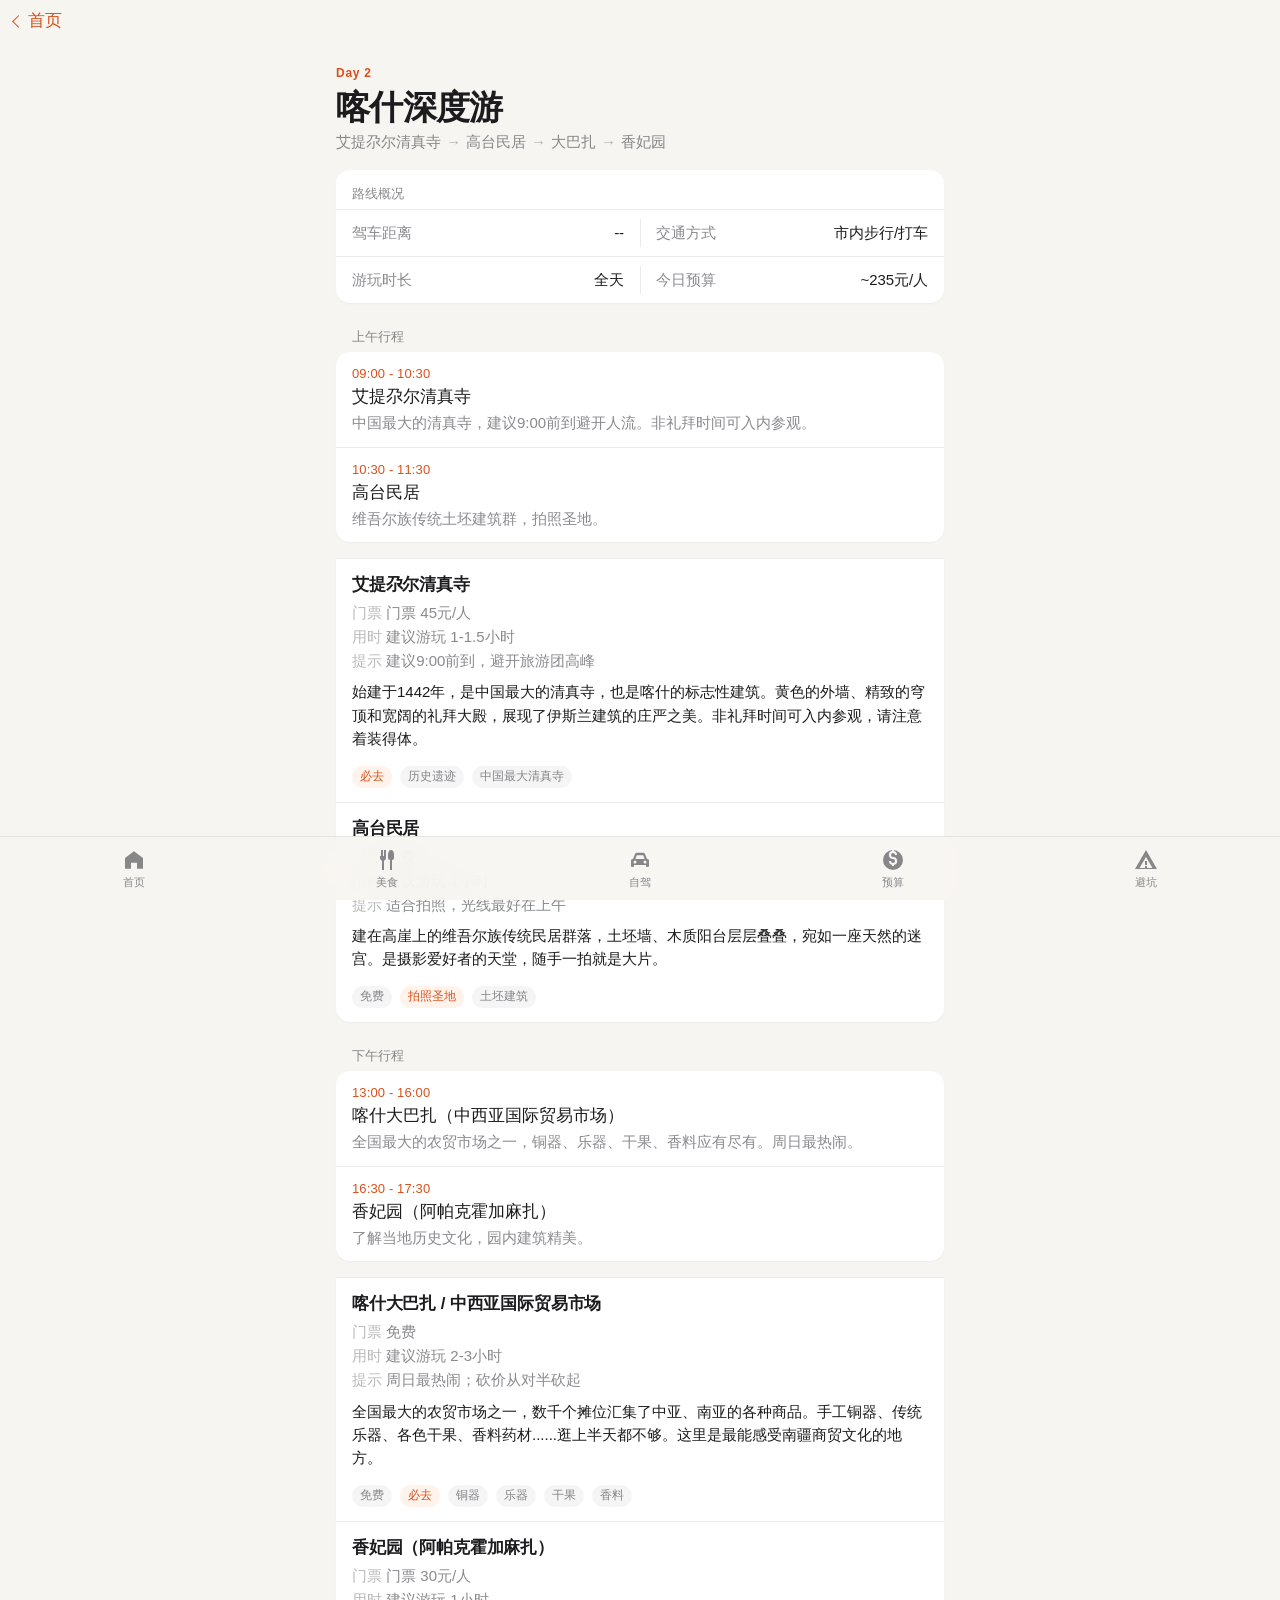
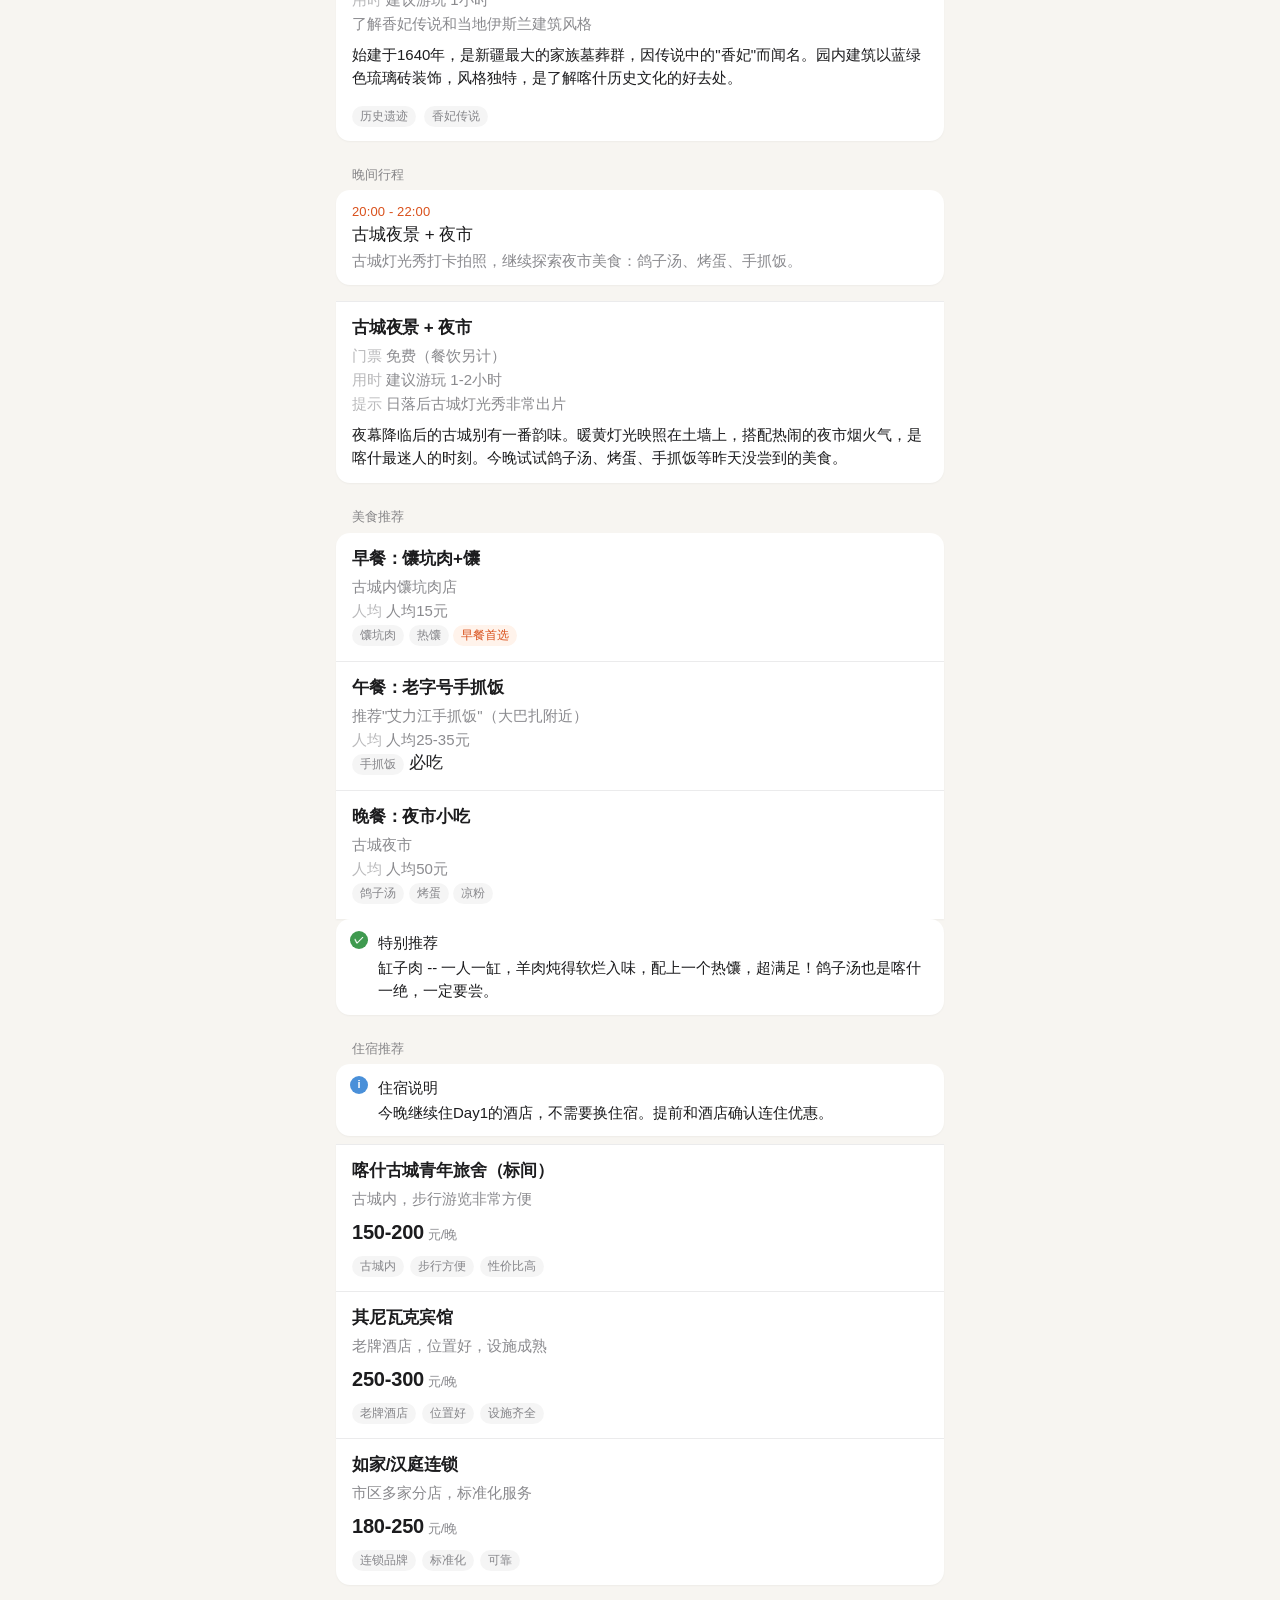
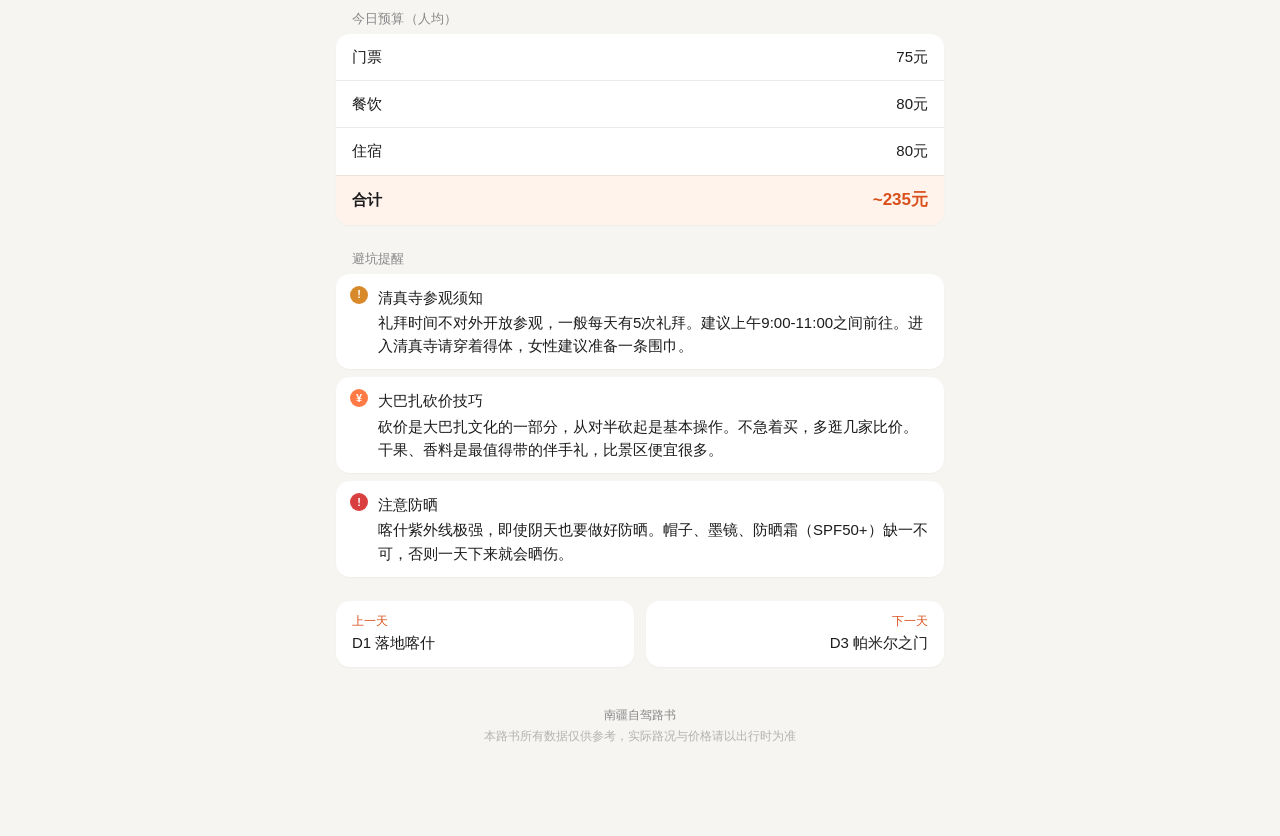
<file: pages/day2.html>
<!DOCTYPE html>
<html lang="zh-CN">
<head>
  <meta charset="UTF-8">
  <meta name="viewport" content="width=device-width, initial-scale=1.0, maximum-scale=1.0, user-scalable=no, viewport-fit=cover">
  <meta name="format-detection" content="telephone=no">
  <meta name="apple-mobile-web-app-capable" content="yes">
  <meta name="apple-mobile-web-app-status-bar-style" content="black-translucent">
  <title>D2 喀什深度游 - 南疆自驾路书</title>
  <link rel="stylesheet" href="../css/style.css">
</head>
<body>

  <!-- iOS Nav Bar -->
  <nav class="nav-bar">
    <a href="../index.html" class="nav-bar__back">首页</a>
    <span class="nav-bar__title">D2 喀什深度游</span>
  </nav>

  <!-- Page Hero -->
  <section class="page-hero">
    <p class="page-hero__day">Day 2</p>
    <h1 class="page-hero__title">喀什深度游</h1>
    <p class="page-hero__route">
      艾提尕尔清真寺
      <span class="page-hero__route-arrow">&rarr;</span>
      高台民居
      <span class="page-hero__route-arrow">&rarr;</span>
      大巴扎
      <span class="page-hero__route-arrow">&rarr;</span>
      香妃园
    </p>
  </section>

  <main class="container">

    <!-- Route Info -->
    <div class="route-info">
      <h2 class="route-info__title">路线概况</h2>
      <div class="route-info__grid">
        <div class="route-info__item">
          <span class="route-info__label">驾车距离</span>
          <span class="route-info__value">--</span>
        </div>
        <div class="route-info__item">
          <span class="route-info__label">交通方式</span>
          <span class="route-info__value">市内步行/打车</span>
        </div>
        <div class="route-info__item">
          <span class="route-info__label">游玩时长</span>
          <span class="route-info__value">全天</span>
        </div>
        <div class="route-info__item">
          <span class="route-info__label">今日预算</span>
          <span class="route-info__value">~235元/人</span>
        </div>
      </div>
    </div>

    <!-- Morning Activities -->
    <section class="section">
      <h2 class="section__title">上午行程</h2>

      <div class="timeline">
        <div class="timeline__step timeline__step--highlight">
          <div class="timeline__time">09:00 - 10:30</div>
          <div class="timeline__title">艾提尕尔清真寺</div>
          <div class="timeline__desc">中国最大的清真寺，建议9:00前到避开人流。非礼拜时间可入内参观。</div>
        </div>
        <div class="timeline__step">
          <div class="timeline__time">10:30 - 11:30</div>
          <div class="timeline__title">高台民居</div>
          <div class="timeline__desc">维吾尔族传统土坯建筑群，拍照圣地。</div>
        </div>
      </div>

      <div class="attraction-card">
        <div class="attraction-card__body">
          <h3 class="attraction-card__name">艾提尕尔清真寺</h3>
          <p class="attraction-card__detail attraction-card__detail--ticket">门票 45元/人</p>
          <p class="attraction-card__detail attraction-card__detail--time">建议游玩 1-1.5小时</p>
          <p class="attraction-card__detail attraction-card__detail--tip">建议9:00前到，避开旅游团高峰</p>
          <p class="attraction-card__desc">
            始建于1442年，是中国最大的清真寺，也是喀什的标志性建筑。黄色的外墙、精致的穹顶和宽阔的礼拜大殿，展现了伊斯兰建筑的庄严之美。非礼拜时间可入内参观，请注意着装得体。
          </p>
          <div class="flex flex-wrap gap-2 mt-4">
            <span class="tag tag--gold">必去</span>
            <span class="tag tag--sky">历史遗迹</span>
            <span class="tag tag--default">中国最大清真寺</span>
          </div>
        </div>
      </div>

      <div class="attraction-card">
        <div class="attraction-card__body">
          <h3 class="attraction-card__name">高台民居</h3>
          <p class="attraction-card__detail attraction-card__detail--ticket">免费</p>
          <p class="attraction-card__detail attraction-card__detail--time">建议游玩 1小时</p>
          <p class="attraction-card__detail attraction-card__detail--tip">适合拍照，光线最好在上午</p>
          <p class="attraction-card__desc">
            建在高崖上的维吾尔族传统民居群落，土坯墙、木质阳台层层叠叠，宛如一座天然的迷宫。是摄影爱好者的天堂，随手一拍就是大片。
          </p>
          <div class="flex flex-wrap gap-2 mt-4">
            <span class="tag tag--success">免费</span>
            <span class="tag tag--gold">拍照圣地</span>
            <span class="tag tag--default">土坯建筑</span>
          </div>
        </div>
      </div>
    </section>

    <!-- Afternoon Activities -->
    <section class="section">
      <h2 class="section__title">下午行程</h2>

      <div class="timeline">
        <div class="timeline__step timeline__step--highlight">
          <div class="timeline__time">13:00 - 16:00</div>
          <div class="timeline__title">喀什大巴扎（中西亚国际贸易市场）</div>
          <div class="timeline__desc">全国最大的农贸市场之一，铜器、乐器、干果、香料应有尽有。周日最热闹。</div>
        </div>
        <div class="timeline__step">
          <div class="timeline__time">16:30 - 17:30</div>
          <div class="timeline__title">香妃园（阿帕克霍加麻扎）</div>
          <div class="timeline__desc">了解当地历史文化，园内建筑精美。</div>
        </div>
      </div>

      <div class="attraction-card">
        <div class="attraction-card__body">
          <h3 class="attraction-card__name">喀什大巴扎 / 中西亚国际贸易市场</h3>
          <p class="attraction-card__detail attraction-card__detail--ticket">免费</p>
          <p class="attraction-card__detail attraction-card__detail--time">建议游玩 2-3小时</p>
          <p class="attraction-card__detail attraction-card__detail--tip">周日最热闹；砍价从对半砍起</p>
          <p class="attraction-card__desc">
            全国最大的农贸市场之一，数千个摊位汇集了中亚、南亚的各种商品。手工铜器、传统乐器、各色干果、香料药材......逛上半天都不够。这里是最能感受南疆商贸文化的地方。
          </p>
          <div class="flex flex-wrap gap-2 mt-4">
            <span class="tag tag--success">免费</span>
            <span class="tag tag--gold">必去</span>
            <span class="tag tag--ochre">铜器</span>
            <span class="tag tag--ochre">乐器</span>
            <span class="tag tag--ochre">干果</span>
            <span class="tag tag--ochre">香料</span>
          </div>
        </div>
      </div>

      <div class="attraction-card">
        <div class="attraction-card__body">
          <h3 class="attraction-card__name">香妃园（阿帕克霍加麻扎）</h3>
          <p class="attraction-card__detail attraction-card__detail--ticket">门票 30元/人</p>
          <p class="attraction-card__detail attraction-card__detail--time">建议游玩 1小时</p>
          <p class="attraction-card__detail attraction-card__detail--note">了解香妃传说和当地伊斯兰建筑风格</p>
          <p class="attraction-card__desc">
            始建于1640年，是新疆最大的家族墓葬群，因传说中的"香妃"而闻名。园内建筑以蓝绿色琉璃砖装饰，风格独特，是了解喀什历史文化的好去处。
          </p>
          <div class="flex flex-wrap gap-2 mt-4">
            <span class="tag tag--sky">历史遗迹</span>
            <span class="tag tag--default">香妃传说</span>
          </div>
        </div>
      </div>
    </section>

    <!-- Evening Activities -->
    <section class="section">
      <h2 class="section__title">晚间行程</h2>

      <div class="timeline">
        <div class="timeline__step timeline__step--highlight">
          <div class="timeline__time">20:00 - 22:00</div>
          <div class="timeline__title">古城夜景 + 夜市</div>
          <div class="timeline__desc">古城灯光秀打卡拍照，继续探索夜市美食：鸽子汤、烤蛋、手抓饭。</div>
        </div>
      </div>

      <div class="attraction-card">
        <div class="attraction-card__body">
          <h3 class="attraction-card__name">古城夜景 + 夜市</h3>
          <p class="attraction-card__detail attraction-card__detail--ticket">免费（餐饮另计）</p>
          <p class="attraction-card__detail attraction-card__detail--time">建议游玩 1-2小时</p>
          <p class="attraction-card__detail attraction-card__detail--tip">日落后古城灯光秀非常出片</p>
          <p class="attraction-card__desc">
            夜幕降临后的古城别有一番韵味。暖黄灯光映照在土墙上，搭配热闹的夜市烟火气，是喀什最迷人的时刻。今晚试试鸽子汤、烤蛋、手抓饭等昨天没尝到的美食。
          </p>
        </div>
      </div>
    </section>

    <!-- Food Recommendations -->
    <section class="section">
      <h2 class="section__title">美食推荐</h2>

      <div class="food-card">
        <div class="food-card__body">
          <h3 class="food-card__name">早餐：馕坑肉+馕</h3>
          <p class="food-card__shop">古城内馕坑肉店</p>
          <p class="food-card__price">人均15元</p>
          <div class="food-card__tags">
            <span class="tag tag--ochre">馕坑肉</span>
            <span class="tag tag--ochre">热馕</span>
            <span class="tag tag--gold">早餐首选</span>
          </div>
        </div>
      </div>

      <div class="food-card">
        <div class="food-card__body">
          <h3 class="food-card__name">午餐：老字号手抓饭</h3>
          <p class="food-card__shop">推荐"艾力江手抓饭"（大巴扎附近）</p>
          <p class="food-card__price">人均25-35元</p>
          <div class="food-card__tags">
            <span class="tag tag--ochre">手抓饭</span>
            <span class="badge badge--must-eat">必吃</span>
          </div>
        </div>
      </div>

      <div class="food-card">
        <div class="food-card__body">
          <h3 class="food-card__name">晚餐：夜市小吃</h3>
          <p class="food-card__shop">古城夜市</p>
          <p class="food-card__price">人均50元</p>
          <div class="food-card__tags">
            <span class="tag tag--ochre">鸽子汤</span>
            <span class="tag tag--ochre">烤蛋</span>
            <span class="tag tag--ochre">凉粉</span>
          </div>
        </div>
      </div>

      <div class="tip-box tip-box--success">
        <span class="tip-box__title">特别推荐</span>
        缸子肉 -- 一人一缸，羊肉炖得软烂入味，配上一个热馕，超满足！鸽子汤也是喀什一绝，一定要尝。
      </div>
    </section>

    <!-- Hotel Recommendations -->
    <section class="section">
      <h2 class="section__title">住宿推荐</h2>

      <div class="tip-box tip-box--info">
        <span class="tip-box__title">住宿说明</span>
        今晚继续住Day1的酒店，不需要换住宿。提前和酒店确认连住优惠。
      </div>

      <div class="hotel-card">
        <div class="hotel-card__body">
          <h3 class="hotel-card__name">喀什古城青年旅舍（标间）</h3>
          <p class="hotel-card__location">古城内，步行游览非常方便</p>
          <p class="hotel-card__price">150-200<span class="hotel-card__price-unit">元/晚</span></p>
          <div class="hotel-card__amenities">
            <span>古城内</span>
            <span>步行方便</span>
            <span>性价比高</span>
          </div>
        </div>
      </div>

      <div class="hotel-card">
        <div class="hotel-card__body">
          <h3 class="hotel-card__name">其尼瓦克宾馆</h3>
          <p class="hotel-card__location">老牌酒店，位置好，设施成熟</p>
          <p class="hotel-card__price">250-300<span class="hotel-card__price-unit">元/晚</span></p>
          <div class="hotel-card__amenities">
            <span>老牌酒店</span>
            <span>位置好</span>
            <span>设施齐全</span>
          </div>
        </div>
      </div>

      <div class="hotel-card">
        <div class="hotel-card__body">
          <h3 class="hotel-card__name">如家/汉庭连锁</h3>
          <p class="hotel-card__location">市区多家分店，标准化服务</p>
          <p class="hotel-card__price">180-250<span class="hotel-card__price-unit">元/晚</span></p>
          <div class="hotel-card__amenities">
            <span>连锁品牌</span>
            <span>标准化</span>
            <span>可靠</span>
          </div>
        </div>
      </div>
    </section>

    <!-- Budget -->
    <section class="section">
      <h2 class="section__title">今日预算（人均）</h2>

      <div class="expense-table-wrapper">
        <table class="expense-table">
          <thead>
            <tr>
              <th>项目</th>
              <th>费用</th>
              <th>备注</th>
            </tr>
          </thead>
          <tbody>
            <tr>
              <td>门票</td>
              <td class="expense-table__amount">75元</td>
              <td>艾提尕尔45 + 香妃园30</td>
            </tr>
            <tr>
              <td>餐饮</td>
              <td class="expense-table__amount">80元</td>
              <td>早15 + 午30 + 晚50（含余量）</td>
            </tr>
            <tr>
              <td>住宿</td>
              <td class="expense-table__amount">80元</td>
              <td>3人均摊</td>
            </tr>
            <tr class="total-row">
              <td>合计</td>
              <td class="expense-table__amount">~235元</td>
              <td></td>
            </tr>
          </tbody>
        </table>
      </div>
    </section>

    <!-- Tips -->
    <section class="section">
      <h2 class="section__title">避坑提醒</h2>

      <div class="tip-box tip-box--warning">
        <span class="tip-box__title">清真寺参观须知</span>
        礼拜时间不对外开放参观，一般每天有5次礼拜。建议上午9:00-11:00之间前往。进入清真寺请穿着得体，女性建议准备一条围巾。
      </div>

      <div class="tip-box tip-box--money">
        <span class="tip-box__title">大巴扎砍价技巧</span>
        砍价是大巴扎文化的一部分，从对半砍起是基本操作。不急着买，多逛几家比价。干果、香料是最值得带的伴手礼，比景区便宜很多。
      </div>

      <div class="tip-box tip-box--danger">
        <span class="tip-box__title">注意防晒</span>
        喀什紫外线极强，即使阴天也要做好防晒。帽子、墨镜、防晒霜（SPF50+）缺一不可，否则一天下来就会晒伤。
      </div>
    </section>

    <!-- Day Navigation -->
    <div class="day-nav">
      <a href="day1.html" class="day-nav__link day-nav__link--prev">
        <span class="day-nav__label">上一天</span>
        <span class="day-nav__title">D1 落地喀什</span>
      </a>
      <a href="day3.html" class="day-nav__link day-nav__link--next">
        <span class="day-nav__label">下一天</span>
        <span class="day-nav__title">D3 帕米尔之门</span>
      </a>
    </div>

  </main>

  <!-- Footer -->
  <footer class="site-footer">
    <p class="site-footer__brand">南疆自驾路书</p>
    <div class="site-footer__divider"></div>
    <p>本路书所有数据仅供参考，实际路况与价格请以出行时为准</p>
  </footer>

  <!-- Bottom Fixed Navigation Bar -->
  <nav class="bottom-nav">
    <a href="../index.html" class="bottom-nav__item bottom-nav__item--home active">
      <span>首页</span>
    </a>
    <a href="food.html" class="bottom-nav__item bottom-nav__item--food">
      <span>美食</span>
    </a>
    <a href="driving.html" class="bottom-nav__item bottom-nav__item--route">
      <span>自驾</span>
    </a>
    <a href="budget.html" class="bottom-nav__item bottom-nav__item--budget">
      <span>预算</span>
    </a>
    <a href="tips.html" class="bottom-nav__item bottom-nav__item--tips">
      <span>避坑</span>
    </a>
  </nav>

  <script src="../js/app.js"></script>
</body>
</html>
</file>
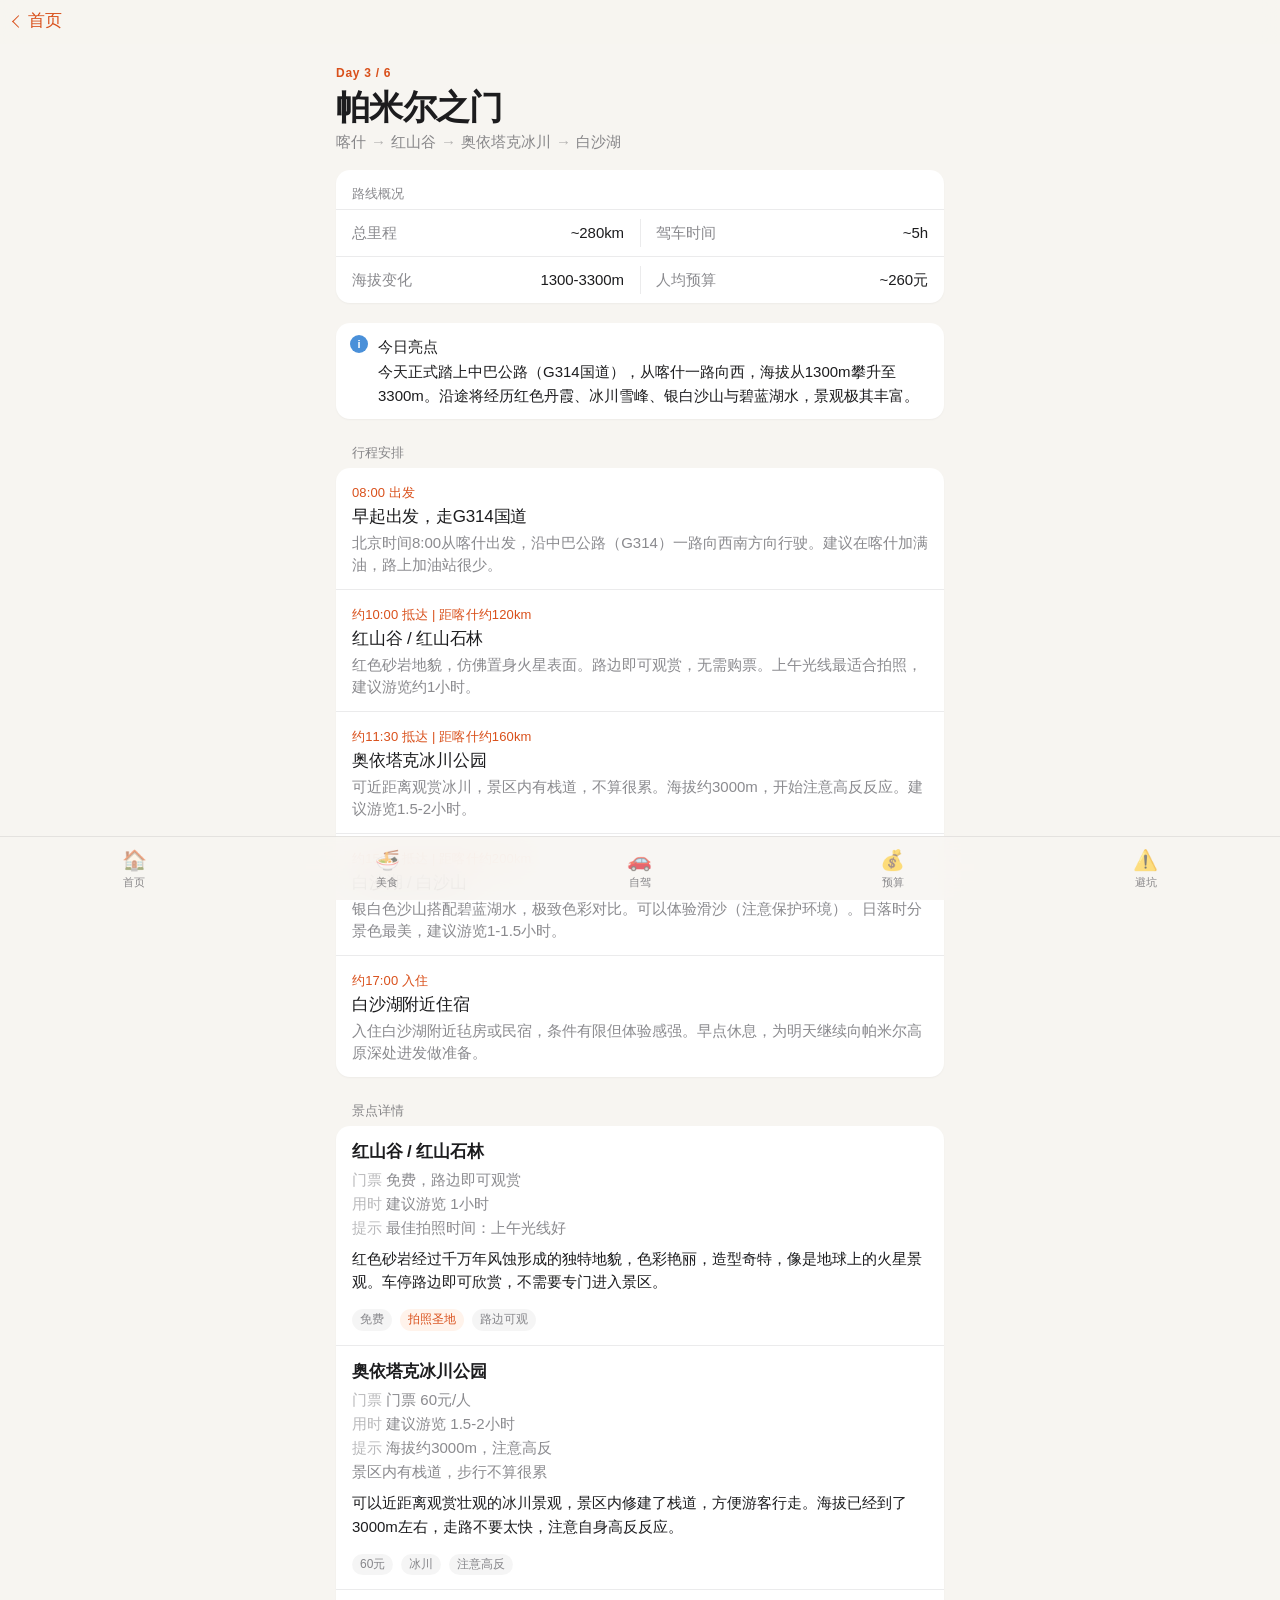
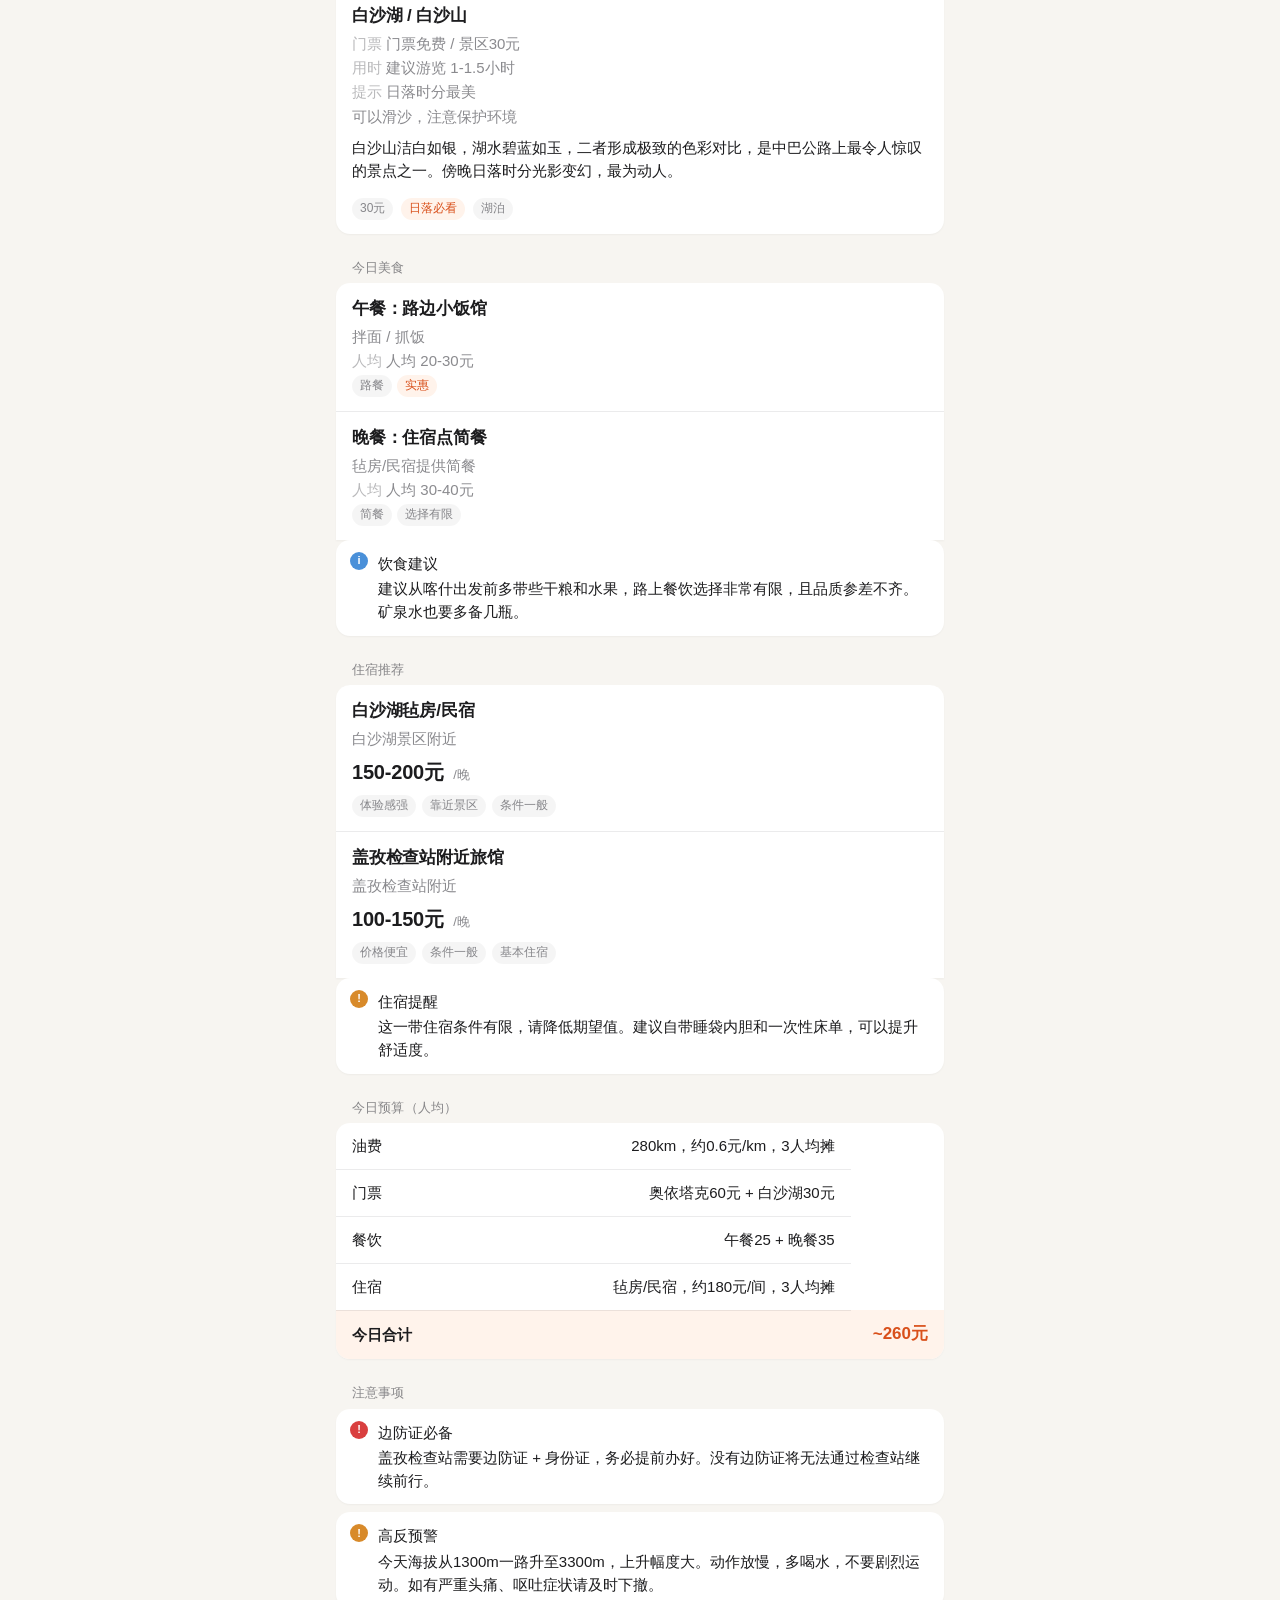
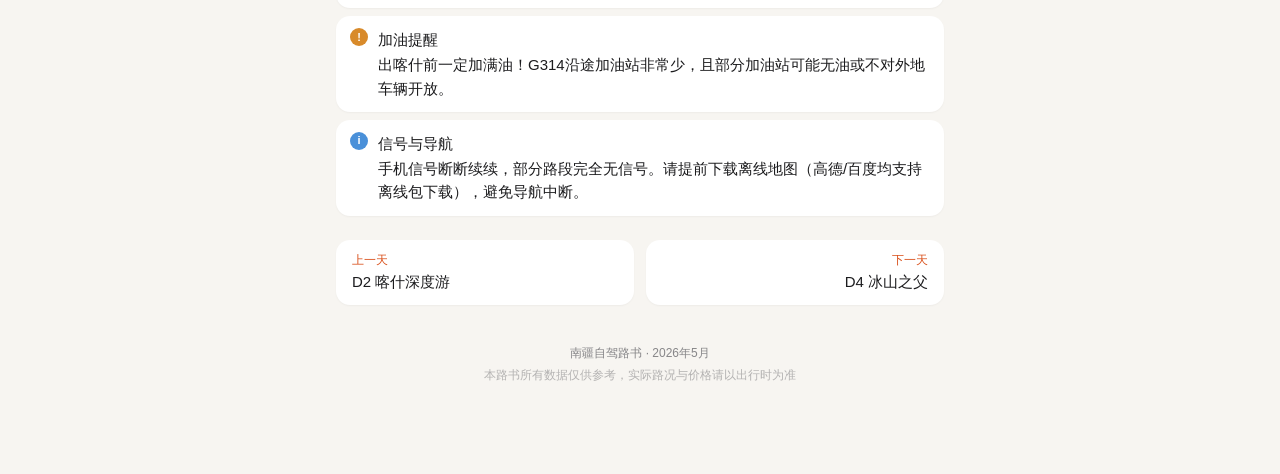
<file: pages/day3.html>
<!DOCTYPE html>
<html lang="zh-CN">
<head>
  <meta charset="UTF-8">
  <meta name="viewport" content="width=device-width, initial-scale=1.0, maximum-scale=1.0, user-scalable=no, viewport-fit=cover">
  <meta name="format-detection" content="telephone=no">
  <meta name="apple-mobile-web-app-capable" content="yes">
  <meta name="apple-mobile-web-app-status-bar-style" content="black-translucent">
  <title>D3 帕米尔之门 - 南疆自驾路书</title>
  <link rel="stylesheet" href="../css/style.css">
</head>
<body>

  <!-- iOS Nav Bar -->
  <nav class="nav-bar">
    <a href="../index.html" class="nav-bar__back">首页</a>
    <span class="nav-bar__title">D3 帕米尔之门</span>
  </nav>

  <!-- Page Hero -->
  <section class="page-hero">
    <p class="page-hero__day">Day 3 / 6</p>
    <h1 class="page-hero__title">帕米尔之门</h1>
    <p class="page-hero__route">
      喀什 <span class="page-hero__route-arrow">&rarr;</span>
      红山谷 <span class="page-hero__route-arrow">&rarr;</span>
      奥依塔克冰川 <span class="page-hero__route-arrow">&rarr;</span>
      白沙湖
    </p>
  </section>

  <main class="container">

    <!-- Route Info -->
    <div class="route-info">
      <h2 class="route-info__title">路线概况</h2>
      <div class="route-info__grid">
        <div class="route-info__item">
          <span class="route-info__label">总里程</span>
          <span class="route-info__value">~280km</span>
        </div>
        <div class="route-info__item">
          <span class="route-info__label">驾车时间</span>
          <span class="route-info__value">~5h</span>
        </div>
        <div class="route-info__item">
          <span class="route-info__label">海拔变化</span>
          <span class="route-info__value">1300-3300m</span>
        </div>
        <div class="route-info__item">
          <span class="route-info__label">人均预算</span>
          <span class="route-info__value">~260元</span>
        </div>
      </div>
    </div>

    <!-- Key Tip -->
    <div class="tip-box tip-box--info">
      <span class="tip-box__title">今日亮点</span>
      今天正式踏上中巴公路（G314国道），从喀什一路向西，海拔从1300m攀升至3300m。沿途将经历红色丹霞、冰川雪峰、银白沙山与碧蓝湖水，景观极其丰富。
    </div>

    <!-- Timeline -->
    <section class="section">
      <h2 class="section__title">行程安排</h2>

      <div class="timeline">

        <!-- Morning -->
        <div class="timeline__step">
          <span class="timeline__time">08:00 出发</span>
          <h3 class="timeline__title">早起出发，走G314国道</h3>
          <p class="timeline__desc">北京时间8:00从喀什出发，沿中巴公路（G314）一路向西南方向行驶。建议在喀什加满油，路上加油站很少。</p>
        </div>

        <!-- Stop 1 -->
        <div class="timeline__step timeline__step--highlight">
          <span class="timeline__time">约10:00 抵达 | 距喀什约120km</span>
          <h3 class="timeline__title">红山谷 / 红山石林</h3>
          <p class="timeline__desc">红色砂岩地貌，仿佛置身火星表面。路边即可观赏，无需购票。上午光线最适合拍照，建议游览约1小时。</p>
        </div>

        <!-- Stop 2 -->
        <div class="timeline__step timeline__step--highlight">
          <span class="timeline__time">约11:30 抵达 | 距喀什约160km</span>
          <h3 class="timeline__title">奥依塔克冰川公园</h3>
          <p class="timeline__desc">可近距离观赏冰川，景区内有栈道，不算很累。海拔约3000m，开始注意高反反应。建议游览1.5-2小时。</p>
        </div>

        <!-- Stop 3 -->
        <div class="timeline__step timeline__step--highlight">
          <span class="timeline__time">约15:00 抵达 | 距喀什约200km</span>
          <h3 class="timeline__title">白沙湖 / 白沙山</h3>
          <p class="timeline__desc">银白色沙山搭配碧蓝湖水，极致色彩对比。可以体验滑沙（注意保护环境）。日落时分景色最美，建议游览1-1.5小时。</p>
        </div>

        <!-- Arrive -->
        <div class="timeline__step">
          <span class="timeline__time">约17:00 入住</span>
          <h3 class="timeline__title">白沙湖附近住宿</h3>
          <p class="timeline__desc">入住白沙湖附近毡房或民宿，条件有限但体验感强。早点休息，为明天继续向帕米尔高原深处进发做准备。</p>
        </div>

      </div>
    </section>

    <!-- Attractions Detail -->
    <section class="section">
      <h2 class="section__title">景点详情</h2>

      <!-- 红山谷 -->
      <div class="attraction-card">
        <div class="attraction-card__body">
          <h3 class="attraction-card__name">红山谷 / 红山石林</h3>
          <div class="attraction-card__detail attraction-card__detail--ticket">免费，路边即可观赏</div>
          <div class="attraction-card__detail attraction-card__detail--time">建议游览 1小时</div>
          <div class="attraction-card__detail attraction-card__detail--tip">最佳拍照时间：上午光线好</div>
          <p class="attraction-card__desc">
            红色砂岩经过千万年风蚀形成的独特地貌，色彩艳丽，造型奇特，像是地球上的火星景观。车停路边即可欣赏，不需要专门进入景区。
          </p>
          <div class="flex flex-wrap gap-2 mt-4">
            <span class="tag tag--success">免费</span>
            <span class="tag tag--gold">拍照圣地</span>
            <span class="tag tag--default">路边可观</span>
          </div>
        </div>
      </div>

      <!-- 奥依塔克冰川 -->
      <div class="attraction-card">
        <div class="attraction-card__body">
          <h3 class="attraction-card__name">奥依塔克冰川公园</h3>
          <div class="attraction-card__detail attraction-card__detail--ticket">门票 60元/人</div>
          <div class="attraction-card__detail attraction-card__detail--time">建议游览 1.5-2小时</div>
          <div class="attraction-card__detail attraction-card__detail--tip">海拔约3000m，注意高反</div>
          <div class="attraction-card__detail attraction-card__detail--note">景区内有栈道，步行不算很累</div>
          <p class="attraction-card__desc">
            可以近距离观赏壮观的冰川景观，景区内修建了栈道，方便游客行走。海拔已经到了3000m左右，走路不要太快，注意自身高反反应。
          </p>
          <div class="flex flex-wrap gap-2 mt-4">
            <span class="tag tag--ochre">60元</span>
            <span class="tag tag--sky">冰川</span>
            <span class="tag tag--warning">注意高反</span>
          </div>
        </div>
      </div>

      <!-- 白沙湖 -->
      <div class="attraction-card">
        <div class="attraction-card__body">
          <h3 class="attraction-card__name">白沙湖 / 白沙山</h3>
          <div class="attraction-card__detail attraction-card__detail--ticket">门票免费 / 景区30元</div>
          <div class="attraction-card__detail attraction-card__detail--time">建议游览 1-1.5小时</div>
          <div class="attraction-card__detail attraction-card__detail--tip">日落时分最美</div>
          <div class="attraction-card__detail attraction-card__detail--note">可以滑沙，注意保护环境</div>
          <p class="attraction-card__desc">
            白沙山洁白如银，湖水碧蓝如玉，二者形成极致的色彩对比，是中巴公路上最令人惊叹的景点之一。傍晚日落时分光影变幻，最为动人。
          </p>
          <div class="flex flex-wrap gap-2 mt-4">
            <span class="tag tag--ochre">30元</span>
            <span class="tag tag--gold">日落必看</span>
            <span class="tag tag--sky">湖泊</span>
          </div>
        </div>
      </div>
    </section>

    <!-- Food -->
    <section class="section">
      <h2 class="section__title">今日美食</h2>

      <div class="food-card">
        <div class="food-card__body">
          <h4 class="food-card__name">午餐：路边小饭馆</h4>
          <p class="food-card__shop">拌面 / 抓饭</p>
          <p class="food-card__price">人均 20-30元</p>
          <div class="food-card__tags">
            <span class="tag tag--default">路餐</span>
            <span class="tag tag--gold">实惠</span>
          </div>
        </div>
      </div>

      <div class="food-card">
        <div class="food-card__body">
          <h4 class="food-card__name">晚餐：住宿点简餐</h4>
          <p class="food-card__shop">毡房/民宿提供简餐</p>
          <p class="food-card__price">人均 30-40元</p>
          <div class="food-card__tags">
            <span class="tag tag--default">简餐</span>
            <span class="tag tag--warning">选择有限</span>
          </div>
        </div>
      </div>

      <div class="tip-box tip-box--info">
        <span class="tip-box__title">饮食建议</span>
        建议从喀什出发前多带些干粮和水果，路上餐饮选择非常有限，且品质参差不齐。矿泉水也要多备几瓶。
      </div>
    </section>

    <!-- Hotel -->
    <section class="section">
      <h2 class="section__title">住宿推荐</h2>

      <div class="hotel-card">
        <div class="hotel-card__body">
          <h4 class="hotel-card__name">白沙湖毡房/民宿</h4>
          <p class="hotel-card__location">白沙湖景区附近</p>
          <p class="hotel-card__price">150-200元 <span class="hotel-card__price-unit">/晚</span></p>
          <div class="hotel-card__amenities">
            <span>体验感强</span>
            <span>靠近景区</span>
            <span>条件一般</span>
          </div>
        </div>
      </div>

      <div class="hotel-card">
        <div class="hotel-card__body">
          <h4 class="hotel-card__name">盖孜检查站附近旅馆</h4>
          <p class="hotel-card__location">盖孜检查站附近</p>
          <p class="hotel-card__price">100-150元 <span class="hotel-card__price-unit">/晚</span></p>
          <div class="hotel-card__amenities">
            <span>价格便宜</span>
            <span>条件一般</span>
            <span>基本住宿</span>
          </div>
        </div>
      </div>

      <div class="tip-box tip-box--warning">
        <span class="tip-box__title">住宿提醒</span>
        这一带住宿条件有限，请降低期望值。建议自带睡袋内胆和一次性床单，可以提升舒适度。
      </div>
    </section>

    <!-- Budget -->
    <section class="section">
      <h2 class="section__title">今日预算（人均）</h2>

      <div class="expense-table-wrapper">
        <table class="expense-table">
          <thead>
            <tr>
              <th>项目</th>
              <th>明细</th>
              <th>人均费用</th>
            </tr>
          </thead>
          <tbody>
            <tr>
              <td>油费</td>
              <td>280km，约0.6元/km，3人均摊</td>
              <td class="expense-table__amount">~50元</td>
            </tr>
            <tr>
              <td>门票</td>
              <td>奥依塔克60元 + 白沙湖30元</td>
              <td class="expense-table__amount">90元</td>
            </tr>
            <tr>
              <td>餐饮</td>
              <td>午餐25 + 晚餐35</td>
              <td class="expense-table__amount">~60元</td>
            </tr>
            <tr>
              <td>住宿</td>
              <td>毡房/民宿，约180元/间，3人均摊</td>
              <td class="expense-table__amount">~60元</td>
            </tr>
            <tr class="total-row">
              <td colspan="2">今日合计</td>
              <td class="expense-table__amount">~260元</td>
            </tr>
          </tbody>
        </table>
      </div>
    </section>

    <!-- Tips -->
    <section class="section">
      <h2 class="section__title">注意事项</h2>

      <div class="tip-box tip-box--danger">
        <span class="tip-box__title">边防证必备</span>
        盖孜检查站需要边防证 + 身份证，务必提前办好。没有边防证将无法通过检查站继续前行。
      </div>

      <div class="tip-box tip-box--warning">
        <span class="tip-box__title">高反预警</span>
        今天海拔从1300m一路升至3300m，上升幅度大。动作放慢，多喝水，不要剧烈运动。如有严重头痛、呕吐症状请及时下撤。
      </div>

      <div class="tip-box tip-box--warning">
        <span class="tip-box__title">加油提醒</span>
        出喀什前一定加满油！G314沿途加油站非常少，且部分加油站可能无油或不对外地车辆开放。
      </div>

      <div class="tip-box tip-box--info">
        <span class="tip-box__title">信号与导航</span>
        手机信号断断续续，部分路段完全无信号。请提前下载离线地图（高德/百度均支持离线包下载），避免导航中断。
      </div>
    </section>

    <!-- Day Navigation -->
    <nav class="day-nav">
      <a href="day2.html" class="day-nav__link day-nav__link--prev">
        <span class="day-nav__label">上一天</span>
        <span class="day-nav__title">D2 喀什深度游</span>
      </a>
      <a href="day4.html" class="day-nav__link day-nav__link--next">
        <span class="day-nav__label">下一天</span>
        <span class="day-nav__title">D4 冰山之父</span>
      </a>
    </nav>

  </main>

  <!-- Footer -->
  <footer class="site-footer">
    <p class="site-footer__brand">南疆自驾路书 &middot; 2026年5月</p>
    <div class="site-footer__divider"></div>
    <p>本路书所有数据仅供参考，实际路况与价格请以出行时为准</p>
  </footer>

  <!-- Bottom Fixed Navigation Bar -->
  <nav class="bottom-nav">
    <a href="../index.html" class="bottom-nav-item active">
      <span class="bottom-nav-icon">&#127968;</span>
      <span class="bottom-nav-text">首页</span>
    </a>
    <a href="food.html" class="bottom-nav-item">
      <span class="bottom-nav-icon">&#127836;</span>
      <span class="bottom-nav-text">美食</span>
    </a>
    <a href="driving.html" class="bottom-nav-item">
      <span class="bottom-nav-icon">&#128663;</span>
      <span class="bottom-nav-text">自驾</span>
    </a>
    <a href="budget.html" class="bottom-nav-item">
      <span class="bottom-nav-icon">&#128176;</span>
      <span class="bottom-nav-text">预算</span>
    </a>
    <a href="tips.html" class="bottom-nav-item">
      <span class="bottom-nav-icon">&#9888;&#65039;</span>
      <span class="bottom-nav-text">避坑</span>
    </a>
  </nav>

  <script src="../js/app.js"></script>
</body>
</html>
</file>
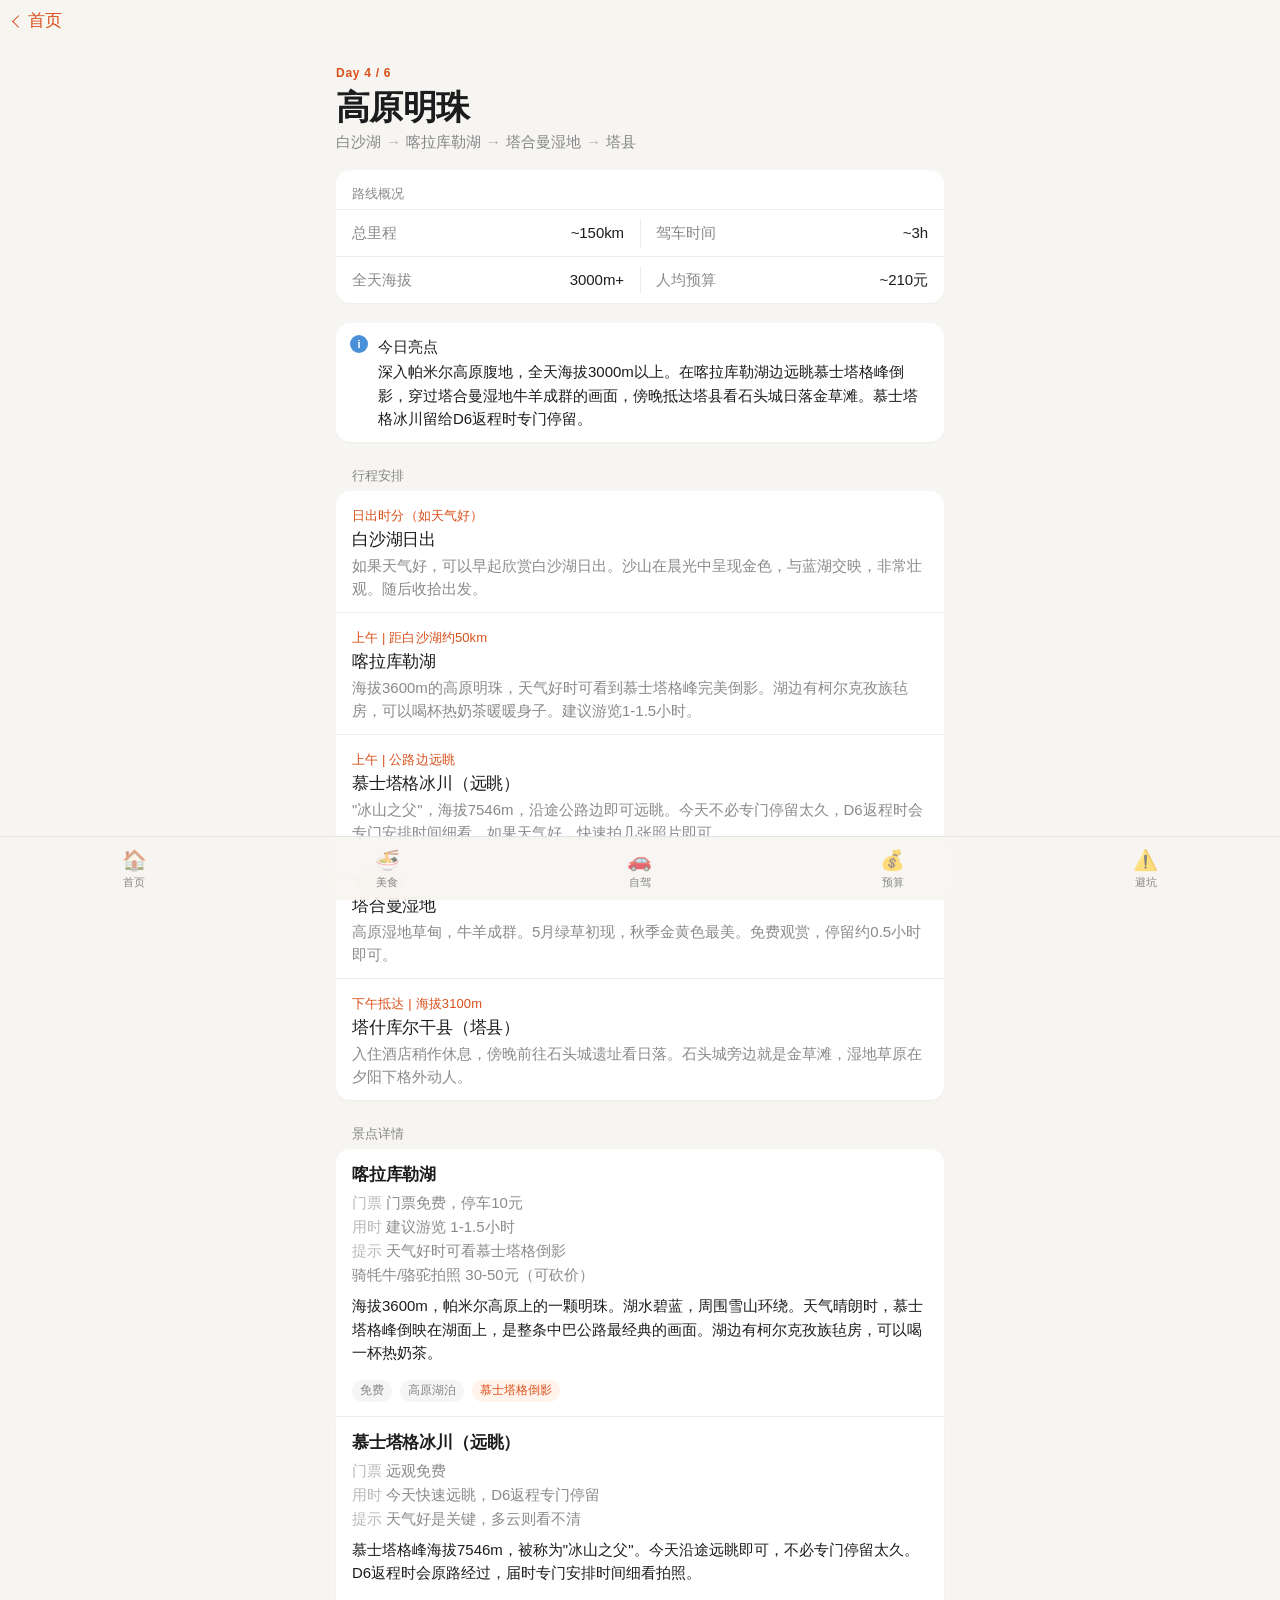
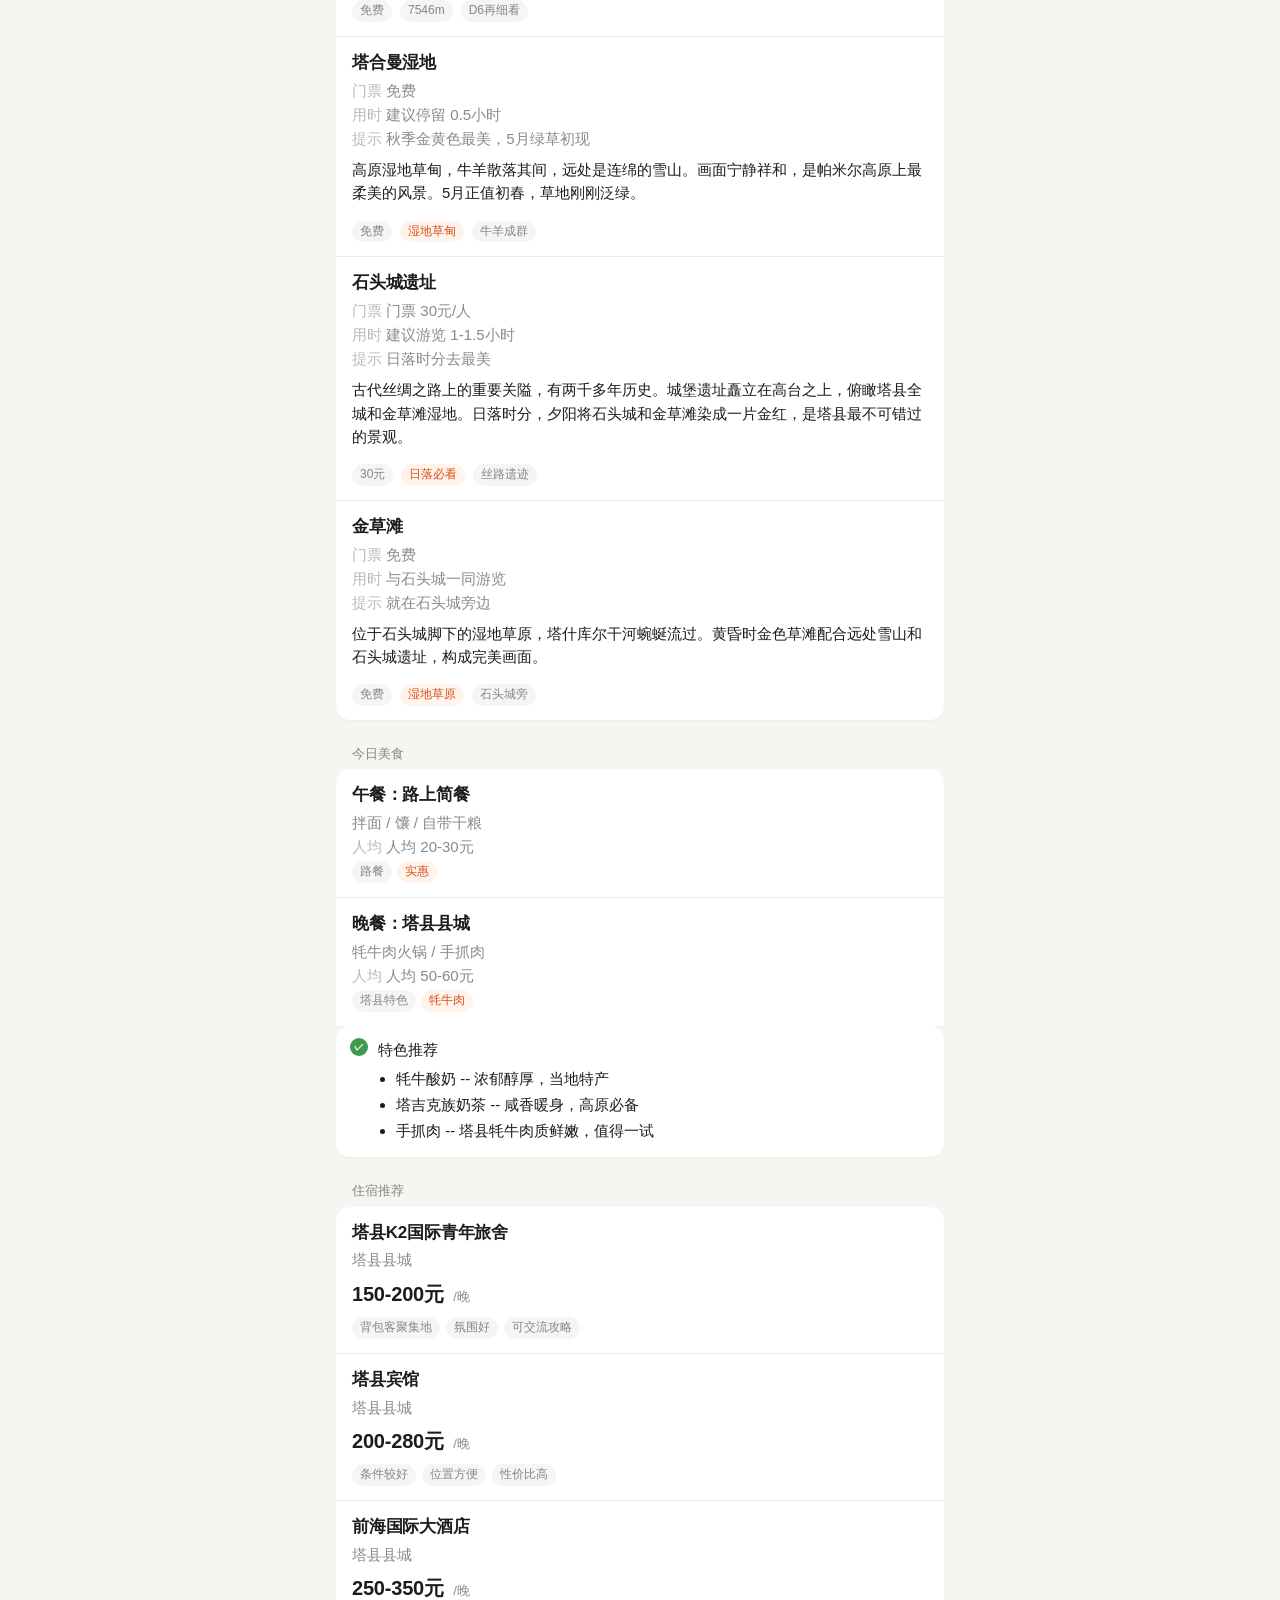
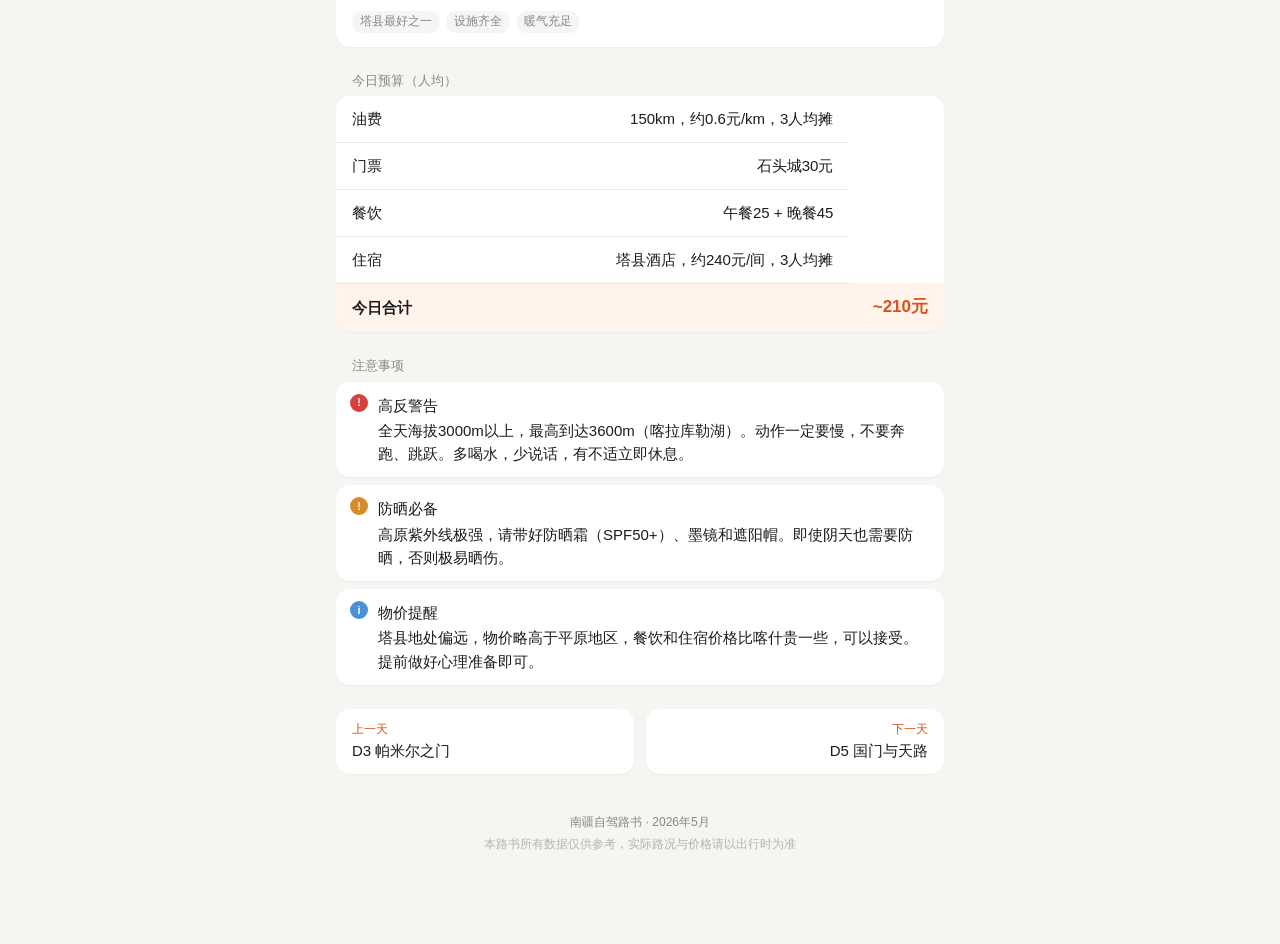
<file: pages/day4.html>
<!DOCTYPE html>
<html lang="zh-CN">
<head>
  <meta charset="UTF-8">
  <meta name="viewport" content="width=device-width, initial-scale=1.0, maximum-scale=1.0, user-scalable=no, viewport-fit=cover">
  <meta name="format-detection" content="telephone=no">
  <meta name="apple-mobile-web-app-capable" content="yes">
  <meta name="apple-mobile-web-app-status-bar-style" content="black-translucent">
  <title>D4 冰山之父 - 南疆自驾路书</title>
  <link rel="stylesheet" href="../css/style.css">
</head>
<body>

  <!-- iOS Nav Bar -->
  <nav class="nav-bar">
    <a href="../index.html" class="nav-bar__back">首页</a>
    <span class="nav-bar__title">D4 高原明珠</span>
  </nav>

  <!-- Page Hero -->
  <section class="page-hero">
    <p class="page-hero__day">Day 4 / 6</p>
    <h1 class="page-hero__title">高原明珠</h1>
    <p class="page-hero__route">
      白沙湖 <span class="page-hero__route-arrow">&rarr;</span>
      喀拉库勒湖 <span class="page-hero__route-arrow">&rarr;</span>
      塔合曼湿地 <span class="page-hero__route-arrow">&rarr;</span>
      塔县
    </p>
  </section>

  <main class="container">

    <!-- Route Info -->
    <div class="route-info">
      <h2 class="route-info__title">路线概况</h2>
      <div class="route-info__grid">
        <div class="route-info__item">
          <span class="route-info__label">总里程</span>
          <span class="route-info__value">~150km</span>
        </div>
        <div class="route-info__item">
          <span class="route-info__label">驾车时间</span>
          <span class="route-info__value">~3h</span>
        </div>
        <div class="route-info__item">
          <span class="route-info__label">全天海拔</span>
          <span class="route-info__value">3000m+</span>
        </div>
        <div class="route-info__item">
          <span class="route-info__label">人均预算</span>
          <span class="route-info__value">~210元</span>
        </div>
      </div>
    </div>

    <!-- Key Tip -->
    <div class="tip-box tip-box--info">
      <span class="tip-box__title">今日亮点</span>
      深入帕米尔高原腹地，全天海拔3000m以上。在喀拉库勒湖边远眺慕士塔格峰倒影，穿过塔合曼湿地牛羊成群的画面，傍晚抵达塔县看石头城日落金草滩。慕士塔格冰川留给D6返程时专门停留。
    </div>

    <!-- Timeline -->
    <section class="section">
      <h2 class="section__title">行程安排</h2>

      <div class="timeline">

        <!-- Morning -->
        <div class="timeline__step">
          <span class="timeline__time">日出时分（如天气好）</span>
          <h3 class="timeline__title">白沙湖日出</h3>
          <p class="timeline__desc">如果天气好，可以早起欣赏白沙湖日出。沙山在晨光中呈现金色，与蓝湖交映，非常壮观。随后收拾出发。</p>
        </div>

        <!-- Stop 1 -->
        <div class="timeline__step timeline__step--highlight">
          <span class="timeline__time">上午 | 距白沙湖约50km</span>
          <h3 class="timeline__title">喀拉库勒湖</h3>
          <p class="timeline__desc">海拔3600m的高原明珠，天气好时可看到慕士塔格峰完美倒影。湖边有柯尔克孜族毡房，可以喝杯热奶茶暖暖身子。建议游览1-1.5小时。</p>
        </div>

        <!-- Stop 2 -->
        <div class="timeline__step">
          <span class="timeline__time">上午 | 公路边远眺</span>
          <h3 class="timeline__title">慕士塔格冰川（远眺）</h3>
          <p class="timeline__desc">"冰山之父"，海拔7546m，沿途公路边即可远眺。今天不必专门停留太久，D6返程时会专门安排时间细看。如果天气好，快速拍几张照片即可。</p>
        </div>

        <!-- Stop 3 -->
        <div class="timeline__step">
          <span class="timeline__time">中午前后</span>
          <h3 class="timeline__title">塔合曼湿地</h3>
          <p class="timeline__desc">高原湿地草甸，牛羊成群。5月绿草初现，秋季金黄色最美。免费观赏，停留约0.5小时即可。</p>
        </div>

        <!-- Arrive -->
        <div class="timeline__step timeline__step--highlight">
          <span class="timeline__time">下午抵达 | 海拔3100m</span>
          <h3 class="timeline__title">塔什库尔干县（塔县）</h3>
          <p class="timeline__desc">入住酒店稍作休息，傍晚前往石头城遗址看日落。石头城旁边就是金草滩，湿地草原在夕阳下格外动人。</p>
        </div>

      </div>
    </section>

    <!-- Attractions Detail -->
    <section class="section">
      <h2 class="section__title">景点详情</h2>

      <!-- 喀拉库勒湖 -->
      <div class="attraction-card">
        <div class="attraction-card__body">
          <h3 class="attraction-card__name">喀拉库勒湖</h3>
          <div class="attraction-card__detail attraction-card__detail--ticket">门票免费，停车10元</div>
          <div class="attraction-card__detail attraction-card__detail--time">建议游览 1-1.5小时</div>
          <div class="attraction-card__detail attraction-card__detail--tip">天气好时可看慕士塔格倒影</div>
          <div class="attraction-card__detail attraction-card__detail--note">骑牦牛/骆驼拍照 30-50元（可砍价）</div>
          <p class="attraction-card__desc">
            海拔3600m，帕米尔高原上的一颗明珠。湖水碧蓝，周围雪山环绕。天气晴朗时，慕士塔格峰倒映在湖面上，是整条中巴公路最经典的画面。湖边有柯尔克孜族毡房，可以喝一杯热奶茶。
          </p>
          <div class="flex flex-wrap gap-2 mt-4">
            <span class="tag tag--success">免费</span>
            <span class="tag tag--sky">高原湖泊</span>
            <span class="tag tag--gold">慕士塔格倒影</span>
          </div>
        </div>
      </div>

      <!-- 慕士塔格冰川（远眺） -->
      <div class="attraction-card">
        <div class="attraction-card__body">
          <h3 class="attraction-card__name">慕士塔格冰川（远眺）</h3>
          <div class="attraction-card__detail attraction-card__detail--ticket">远观免费</div>
          <div class="attraction-card__detail attraction-card__detail--time">今天快速远眺，D6返程专门停留</div>
          <div class="attraction-card__detail attraction-card__detail--tip">天气好是关键，多云则看不清</div>
          <p class="attraction-card__desc">
            慕士塔格峰海拔7546m，被称为"冰山之父"。今天沿途远眺即可，不必专门停留太久。D6返程时会原路经过，届时专门安排时间细看拍照。
          </p>
          <div class="flex flex-wrap gap-2 mt-4">
            <span class="tag tag--success">免费</span>
            <span class="tag tag--ochre">7546m</span>
            <span class="tag tag--sky">D6再细看</span>
          </div>
        </div>
      </div>

      <!-- 塔合曼湿地 -->
      <div class="attraction-card">
        <div class="attraction-card__body">
          <h3 class="attraction-card__name">塔合曼湿地</h3>
          <div class="attraction-card__detail attraction-card__detail--ticket">免费</div>
          <div class="attraction-card__detail attraction-card__detail--time">建议停留 0.5小时</div>
          <div class="attraction-card__detail attraction-card__detail--tip">秋季金黄色最美，5月绿草初现</div>
          <p class="attraction-card__desc">
            高原湿地草甸，牛羊散落其间，远处是连绵的雪山。画面宁静祥和，是帕米尔高原上最柔美的风景。5月正值初春，草地刚刚泛绿。
          </p>
          <div class="flex flex-wrap gap-2 mt-4">
            <span class="tag tag--success">免费</span>
            <span class="tag tag--gold">湿地草甸</span>
            <span class="tag tag--default">牛羊成群</span>
          </div>
        </div>
      </div>

      <!-- 石头城 -->
      <div class="attraction-card">
        <div class="attraction-card__body">
          <h3 class="attraction-card__name">石头城遗址</h3>
          <div class="attraction-card__detail attraction-card__detail--ticket">门票 30元/人</div>
          <div class="attraction-card__detail attraction-card__detail--time">建议游览 1-1.5小时</div>
          <div class="attraction-card__detail attraction-card__detail--tip">日落时分去最美</div>
          <p class="attraction-card__desc">
            古代丝绸之路上的重要关隘，有两千多年历史。城堡遗址矗立在高台之上，俯瞰塔县全城和金草滩湿地。日落时分，夕阳将石头城和金草滩染成一片金红，是塔县最不可错过的景观。
          </p>
          <div class="flex flex-wrap gap-2 mt-4">
            <span class="tag tag--ochre">30元</span>
            <span class="tag tag--gold">日落必看</span>
            <span class="tag tag--sky">丝路遗迹</span>
          </div>
        </div>
      </div>

      <!-- 金草滩 -->
      <div class="attraction-card">
        <div class="attraction-card__body">
          <h3 class="attraction-card__name">金草滩</h3>
          <div class="attraction-card__detail attraction-card__detail--ticket">免费</div>
          <div class="attraction-card__detail attraction-card__detail--time">与石头城一同游览</div>
          <div class="attraction-card__detail attraction-card__detail--tip">就在石头城旁边</div>
          <p class="attraction-card__desc">
            位于石头城脚下的湿地草原，塔什库尔干河蜿蜒流过。黄昏时金色草滩配合远处雪山和石头城遗址，构成完美画面。
          </p>
          <div class="flex flex-wrap gap-2 mt-4">
            <span class="tag tag--success">免费</span>
            <span class="tag tag--gold">湿地草原</span>
            <span class="tag tag--default">石头城旁</span>
          </div>
        </div>
      </div>
    </section>

    <!-- Food -->
    <section class="section">
      <h2 class="section__title">今日美食</h2>

      <div class="food-card">
        <div class="food-card__body">
          <h4 class="food-card__name">午餐：路上简餐</h4>
          <p class="food-card__shop">拌面 / 馕 / 自带干粮</p>
          <p class="food-card__price">人均 20-30元</p>
          <div class="food-card__tags">
            <span class="tag tag--default">路餐</span>
            <span class="tag tag--gold">实惠</span>
          </div>
        </div>
      </div>

      <div class="food-card">
        <div class="food-card__body">
          <h4 class="food-card__name">晚餐：塔县县城</h4>
          <p class="food-card__shop">牦牛肉火锅 / 手抓肉</p>
          <p class="food-card__price">人均 50-60元</p>
          <div class="food-card__tags">
            <span class="tag tag--ochre">塔县特色</span>
            <span class="tag tag--gold">牦牛肉</span>
          </div>
        </div>
      </div>

      <div class="tip-box tip-box--success">
        <span class="tip-box__title">特色推荐</span>
        <ul>
          <li>牦牛酸奶 -- 浓郁醇厚，当地特产</li>
          <li>塔吉克族奶茶 -- 咸香暖身，高原必备</li>
          <li>手抓肉 -- 塔县牦牛肉质鲜嫩，值得一试</li>
        </ul>
      </div>
    </section>

    <!-- Hotel -->
    <section class="section">
      <h2 class="section__title">住宿推荐</h2>

      <div class="hotel-card">
        <div class="hotel-card__body">
          <h4 class="hotel-card__name">塔县K2国际青年旅舍</h4>
          <p class="hotel-card__location">塔县县城</p>
          <p class="hotel-card__price">150-200元 <span class="hotel-card__price-unit">/晚</span></p>
          <div class="hotel-card__amenities">
            <span>背包客聚集地</span>
            <span>氛围好</span>
            <span>可交流攻略</span>
          </div>
        </div>
      </div>

      <div class="hotel-card">
        <div class="hotel-card__body">
          <h4 class="hotel-card__name">塔县宾馆</h4>
          <p class="hotel-card__location">塔县县城</p>
          <p class="hotel-card__price">200-280元 <span class="hotel-card__price-unit">/晚</span></p>
          <div class="hotel-card__amenities">
            <span>条件较好</span>
            <span>位置方便</span>
            <span>性价比高</span>
          </div>
        </div>
      </div>

      <div class="hotel-card">
        <div class="hotel-card__body">
          <h4 class="hotel-card__name">前海国际大酒店</h4>
          <p class="hotel-card__location">塔县县城</p>
          <p class="hotel-card__price">250-350元 <span class="hotel-card__price-unit">/晚</span></p>
          <div class="hotel-card__amenities">
            <span>塔县最好之一</span>
            <span>设施齐全</span>
            <span>暖气充足</span>
          </div>
        </div>
      </div>
    </section>

    <!-- Budget -->
    <section class="section">
      <h2 class="section__title">今日预算（人均）</h2>

      <div class="expense-table-wrapper">
        <table class="expense-table">
          <thead>
            <tr>
              <th>项目</th>
              <th>明细</th>
              <th>人均费用</th>
            </tr>
          </thead>
          <tbody>
            <tr>
              <td>油费</td>
              <td>150km，约0.6元/km，3人均摊</td>
              <td class="expense-table__amount">~30元</td>
            </tr>
            <tr>
              <td>门票</td>
              <td>石头城30元</td>
              <td class="expense-table__amount">30元</td>
            </tr>
            <tr>
              <td>餐饮</td>
              <td>午餐25 + 晚餐45</td>
              <td class="expense-table__amount">~70元</td>
            </tr>
            <tr>
              <td>住宿</td>
              <td>塔县酒店，约240元/间，3人均摊</td>
              <td class="expense-table__amount">~80元</td>
            </tr>
            <tr class="total-row">
              <td colspan="2">今日合计</td>
              <td class="expense-table__amount">~210元</td>
            </tr>
          </tbody>
        </table>
      </div>
    </section>

    <!-- Tips -->
    <section class="section">
      <h2 class="section__title">注意事项</h2>

      <div class="tip-box tip-box--danger">
        <span class="tip-box__title">高反警告</span>
        全天海拔3000m以上，最高到达3600m（喀拉库勒湖）。动作一定要慢，不要奔跑、跳跃。多喝水，少说话，有不适立即休息。
      </div>

      <div class="tip-box tip-box--warning">
        <span class="tip-box__title">防晒必备</span>
        高原紫外线极强，请带好防晒霜（SPF50+）、墨镜和遮阳帽。即使阴天也需要防晒，否则极易晒伤。
      </div>

      <div class="tip-box tip-box--info">
        <span class="tip-box__title">物价提醒</span>
        塔县地处偏远，物价略高于平原地区，餐饮和住宿价格比喀什贵一些，可以接受。提前做好心理准备即可。
      </div>
    </section>

    <!-- Day Navigation -->
    <nav class="day-nav">
      <a href="day3.html" class="day-nav__link day-nav__link--prev">
        <span class="day-nav__label">上一天</span>
        <span class="day-nav__title">D3 帕米尔之门</span>
      </a>
      <a href="day5.html" class="day-nav__link day-nav__link--next">
        <span class="day-nav__label">下一天</span>
        <span class="day-nav__title">D5 国门与天路</span>
      </a>
    </nav>

  </main>

  <!-- Footer -->
  <footer class="site-footer">
    <p class="site-footer__brand">南疆自驾路书 &middot; 2026年5月</p>
    <div class="site-footer__divider"></div>
    <p>本路书所有数据仅供参考，实际路况与价格请以出行时为准</p>
  </footer>

  <!-- Bottom Fixed Navigation Bar -->
  <nav class="bottom-nav">
    <a href="../index.html" class="bottom-nav-item active">
      <span class="bottom-nav-icon">&#127968;</span>
      <span class="bottom-nav-text">首页</span>
    </a>
    <a href="food.html" class="bottom-nav-item">
      <span class="bottom-nav-icon">&#127836;</span>
      <span class="bottom-nav-text">美食</span>
    </a>
    <a href="driving.html" class="bottom-nav-item">
      <span class="bottom-nav-icon">&#128663;</span>
      <span class="bottom-nav-text">自驾</span>
    </a>
    <a href="budget.html" class="bottom-nav-item">
      <span class="bottom-nav-icon">&#128176;</span>
      <span class="bottom-nav-text">预算</span>
    </a>
    <a href="tips.html" class="bottom-nav-item">
      <span class="bottom-nav-icon">&#9888;&#65039;</span>
      <span class="bottom-nav-text">避坑</span>
    </a>
  </nav>

  <script src="../js/app.js"></script>
</body>
</html>
</file>
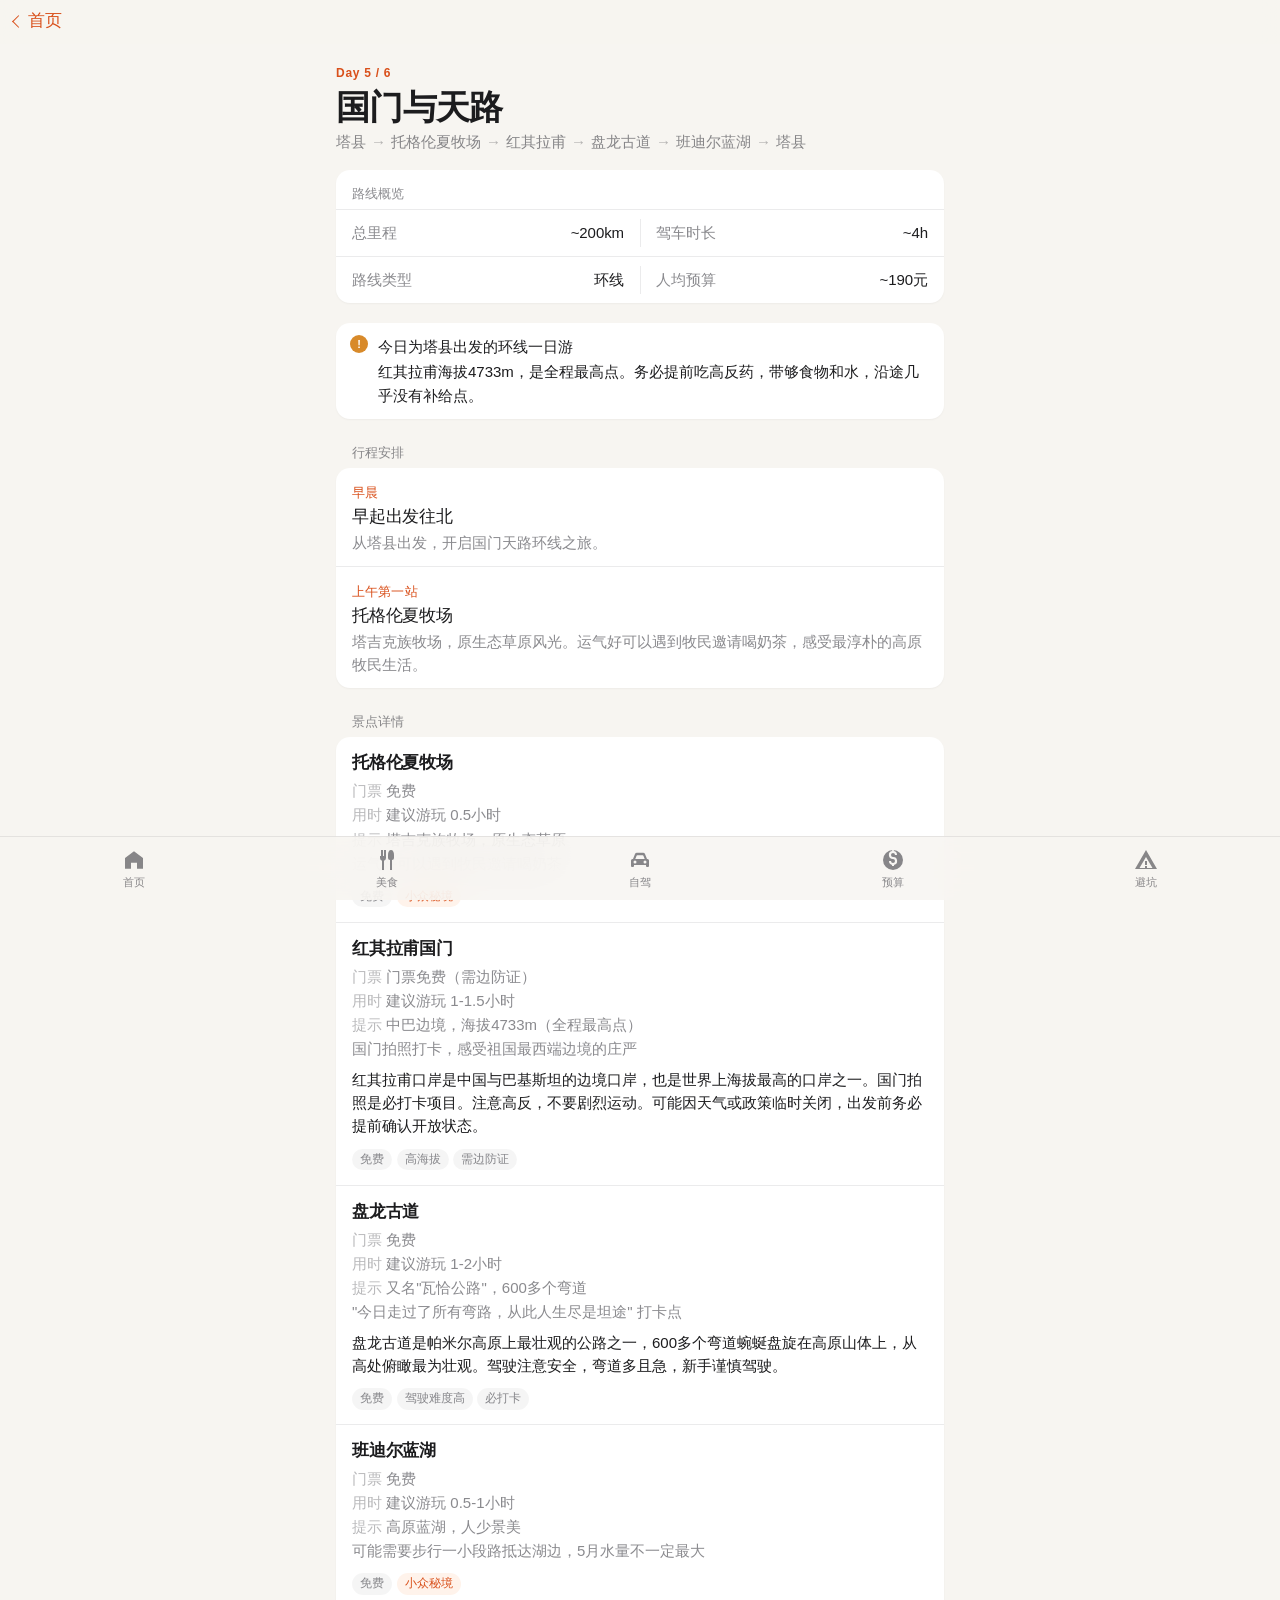
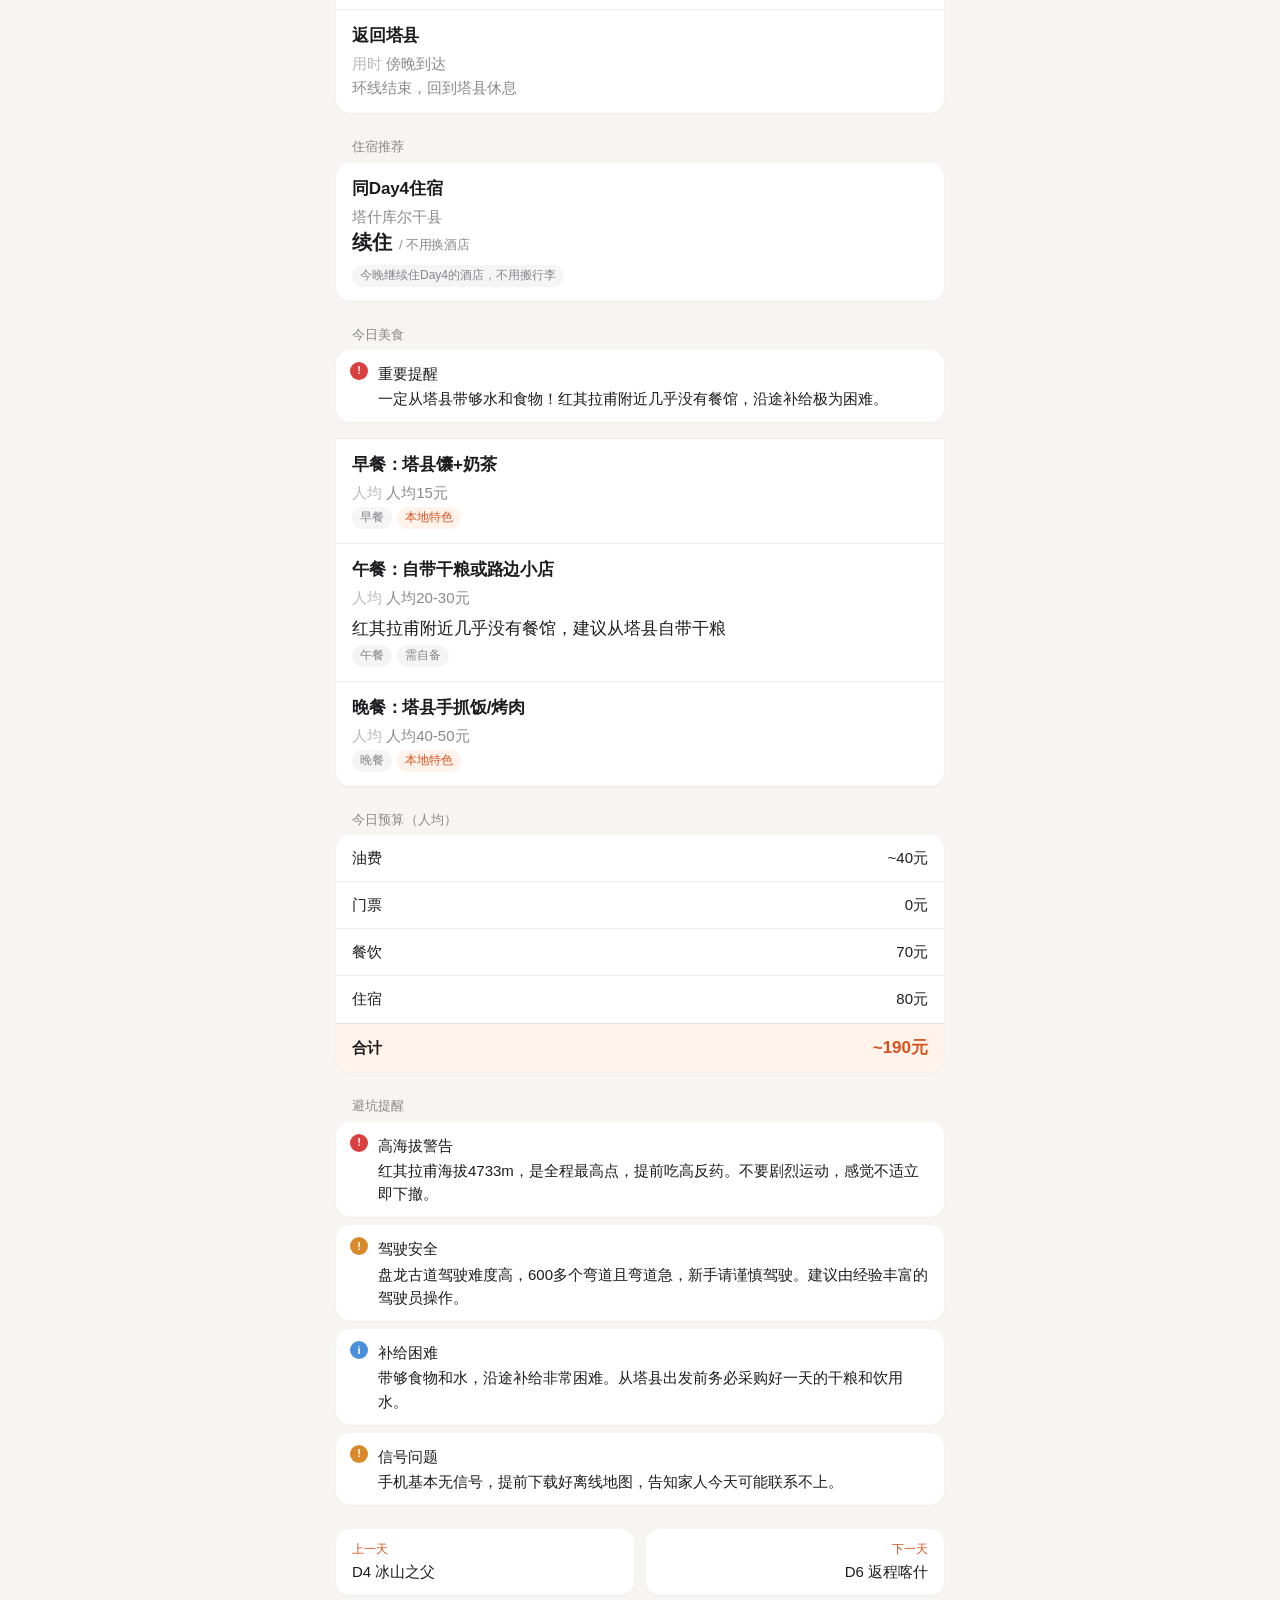
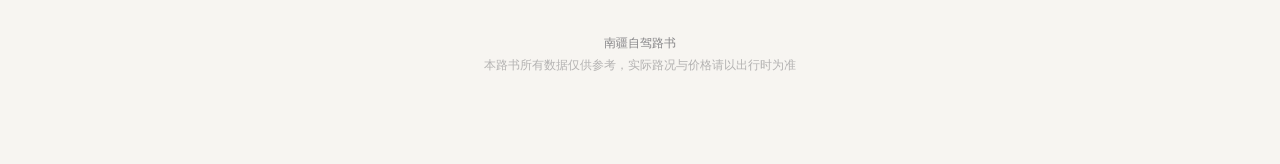
<file: pages/day5.html>
<!DOCTYPE html>
<html lang="zh-CN">
<head>
  <meta charset="UTF-8">
  <meta name="viewport" content="width=device-width, initial-scale=1.0, maximum-scale=1.0, user-scalable=no, viewport-fit=cover">
  <meta name="format-detection" content="telephone=no">
  <meta name="apple-mobile-web-app-capable" content="yes">
  <meta name="apple-mobile-web-app-status-bar-style" content="black-translucent">
  <title>D5 国门与天路 - 南疆自驾路书</title>
  <link rel="stylesheet" href="../css/style.css">
</head>
<body>

  <!-- iOS Nav Bar -->
  <nav class="nav-bar">
    <a href="../index.html" class="nav-bar__back">首页</a>
    <span class="nav-bar__title">D5 国门与天路</span>
  </nav>

  <!-- Page Hero -->
  <section class="page-hero">
    <p class="page-hero__day">Day 5 / 6</p>
    <h1 class="page-hero__title">国门与天路</h1>
    <p class="page-hero__route">
      塔县 <span class="page-hero__route-arrow">&rarr;</span>
      托格伦夏牧场 <span class="page-hero__route-arrow">&rarr;</span>
      红其拉甫 <span class="page-hero__route-arrow">&rarr;</span>
      盘龙古道 <span class="page-hero__route-arrow">&rarr;</span>
      班迪尔蓝湖 <span class="page-hero__route-arrow">&rarr;</span>
      塔县
    </p>
  </section>

  <main class="container">

    <!-- Route Info -->
    <div class="route-info">
      <h2 class="route-info__title">路线概览</h2>
      <div class="route-info__grid">
        <div class="route-info__item">
          <span class="route-info__label">总里程</span>
          <span class="route-info__value">~200km</span>
        </div>
        <div class="route-info__item">
          <span class="route-info__label">驾车时长</span>
          <span class="route-info__value">~4h</span>
        </div>
        <div class="route-info__item">
          <span class="route-info__label">路线类型</span>
          <span class="route-info__value">环线</span>
        </div>
        <div class="route-info__item">
          <span class="route-info__label">人均预算</span>
          <span class="route-info__value">~190元</span>
        </div>
      </div>
    </div>

    <div class="tip-box tip-box--warning mb-4">
      <span class="tip-box__title">今日为塔县出发的环线一日游</span>
      红其拉甫海拔4733m，是全程最高点。务必提前吃高反药，带够食物和水，沿途几乎没有补给点。
    </div>

    <!-- Timeline -->
    <section class="section">
      <h2 class="section__title">行程安排</h2>

      <div class="timeline">

        <div class="timeline__step">
          <span class="timeline__time">早晨</span>
          <h3 class="timeline__title">早起出发往北</h3>
          <p class="timeline__desc">从塔县出发，开启国门天路环线之旅。</p>
        </div>

        <!-- Stop 1 -->
        <div class="timeline__step">
          <span class="timeline__time">上午第一站</span>
          <h3 class="timeline__title">托格伦夏牧场</h3>
          <p class="timeline__desc">塔吉克族牧场，原生态草原风光。运气好可以遇到牧民邀请喝奶茶，感受最淳朴的高原牧民生活。</p>
        </div>
      </div>
    </section>

    <!-- Attraction Cards -->
    <section class="section">
      <h2 class="section__title">景点详情</h2>

      <!-- 托格伦夏牧场 -->
      <div class="attraction-card">
        <div class="attraction-card__body">
          <h3 class="attraction-card__name">托格伦夏牧场</h3>
          <div class="attraction-card__detail attraction-card__detail--ticket">
            免费
          </div>
          <div class="attraction-card__detail attraction-card__detail--time">
            建议游玩 0.5小时
          </div>
          <div class="attraction-card__detail attraction-card__detail--tip">
            塔吉克族牧场，原生态草原
          </div>
          <div class="attraction-card__detail attraction-card__detail--note">
            运气好可以遇到牧民邀请喝奶茶
          </div>
          <div class="mt-2">
            <span class="tag tag--success">免费</span>
            <span class="tag tag--gold">小众秘境</span>
          </div>
        </div>
      </div>

      <!-- 红其拉甫国门 -->
      <div class="attraction-card">
        <div class="attraction-card__body">
          <h3 class="attraction-card__name">红其拉甫国门</h3>
          <div class="attraction-card__detail attraction-card__detail--ticket">
            门票免费（需边防证）
          </div>
          <div class="attraction-card__detail attraction-card__detail--time">
            建议游玩 1-1.5小时
          </div>
          <div class="attraction-card__detail attraction-card__detail--tip">
            中巴边境，海拔4733m（全程最高点）
          </div>
          <div class="attraction-card__detail attraction-card__detail--note">
            国门拍照打卡，感受祖国最西端边境的庄严
          </div>
          <p class="attraction-card__desc">
            红其拉甫口岸是中国与巴基斯坦的边境口岸，也是世界上海拔最高的口岸之一。国门拍照是必打卡项目。注意高反，不要剧烈运动。可能因天气或政策临时关闭，出发前务必提前确认开放状态。
          </p>
          <div class="mt-2">
            <span class="tag tag--success">免费</span>
            <span class="tag tag--danger">高海拔</span>
            <span class="tag tag--ochre">需边防证</span>
          </div>
        </div>
      </div>

      <!-- 盘龙古道 -->
      <div class="attraction-card">
        <div class="attraction-card__body">
          <h3 class="attraction-card__name">盘龙古道</h3>
          <div class="attraction-card__detail attraction-card__detail--ticket">
            免费
          </div>
          <div class="attraction-card__detail attraction-card__detail--time">
            建议游玩 1-2小时
          </div>
          <div class="attraction-card__detail attraction-card__detail--tip">
            又名"瓦恰公路"，600多个弯道
          </div>
          <div class="attraction-card__detail attraction-card__detail--note">
            "今日走过了所有弯路，从此人生尽是坦途" 打卡点
          </div>
          <p class="attraction-card__desc">
            盘龙古道是帕米尔高原上最壮观的公路之一，600多个弯道蜿蜒盘旋在高原山体上，从高处俯瞰最为壮观。驾驶注意安全，弯道多且急，新手谨慎驾驶。
          </p>
          <div class="mt-2">
            <span class="tag tag--success">免费</span>
            <span class="tag tag--warning">驾驶难度高</span>
            <span class="tag tag--ochre">必打卡</span>
          </div>
        </div>
      </div>

      <!-- 班迪尔蓝湖 -->
      <div class="attraction-card">
        <div class="attraction-card__body">
          <h3 class="attraction-card__name">班迪尔蓝湖</h3>
          <div class="attraction-card__detail attraction-card__detail--ticket">
            免费
          </div>
          <div class="attraction-card__detail attraction-card__detail--time">
            建议游玩 0.5-1小时
          </div>
          <div class="attraction-card__detail attraction-card__detail--tip">
            高原蓝湖，人少景美
          </div>
          <div class="attraction-card__detail attraction-card__detail--note">
            可能需要步行一小段路抵达湖边，5月水量不一定最大
          </div>
          <div class="mt-2">
            <span class="tag tag--success">免费</span>
            <span class="tag tag--gold">小众秘境</span>
          </div>
        </div>
      </div>

      <!-- 返回塔县 -->
      <div class="attraction-card">
        <div class="attraction-card__body">
          <h3 class="attraction-card__name">返回塔县</h3>
          <div class="attraction-card__detail attraction-card__detail--time">
            傍晚到达
          </div>
          <div class="attraction-card__detail attraction-card__detail--note">
            环线结束，回到塔县休息
          </div>
        </div>
      </div>
    </section>

    <!-- Hotel -->
    <section class="section">
      <h2 class="section__title">住宿推荐</h2>
      <div class="hotel-card">
        <div class="hotel-card__body">
          <h3 class="hotel-card__name">同Day4住宿</h3>
          <p class="hotel-card__location">塔什库尔干县</p>
          <span class="hotel-card__price">续住<span class="hotel-card__price-unit"> / 不用换酒店</span></span>
          <div class="hotel-card__amenities">
            <span>今晚继续住Day4的酒店，不用搬行李</span>
          </div>
        </div>
      </div>
    </section>

    <!-- Food -->
    <section class="section">
      <h2 class="section__title">今日美食</h2>

      <div class="tip-box tip-box--danger mb-4">
        <span class="tip-box__title">重要提醒</span>
        一定从塔县带够水和食物！红其拉甫附近几乎没有餐馆，沿途补给极为困难。
      </div>

      <div class="food-card">
        <div class="food-card__body">
          <h3 class="food-card__name">早餐：塔县馕+奶茶</h3>
          <p class="food-card__price">人均15元</p>
          <div class="food-card__tags">
            <span class="tag tag--default">早餐</span>
            <span class="tag tag--gold">本地特色</span>
          </div>
        </div>
      </div>

      <div class="food-card">
        <div class="food-card__body">
          <h3 class="food-card__name">午餐：自带干粮或路边小店</h3>
          <p class="food-card__price">人均20-30元</p>
          <p class="text-sm text-muted mt-2">红其拉甫附近几乎没有餐馆，建议从塔县自带干粮</p>
          <div class="food-card__tags">
            <span class="tag tag--default">午餐</span>
            <span class="tag tag--warning">需自备</span>
          </div>
        </div>
      </div>

      <div class="food-card">
        <div class="food-card__body">
          <h3 class="food-card__name">晚餐：塔县手抓饭/烤肉</h3>
          <p class="food-card__price">人均40-50元</p>
          <div class="food-card__tags">
            <span class="tag tag--default">晚餐</span>
            <span class="tag tag--gold">本地特色</span>
          </div>
        </div>
      </div>
    </section>

    <!-- Budget -->
    <section class="section">
      <h2 class="section__title">今日预算（人均）</h2>
      <div class="expense-table-wrapper">
        <table class="expense-table">
          <thead>
            <tr>
              <th>项目</th>
              <th>费用</th>
            </tr>
          </thead>
          <tbody>
            <tr>
              <td>油费</td>
              <td class="expense-table__amount">~40元</td>
            </tr>
            <tr>
              <td>门票</td>
              <td class="expense-table__amount">0元</td>
            </tr>
            <tr>
              <td>餐饮</td>
              <td class="expense-table__amount">70元</td>
            </tr>
            <tr>
              <td>住宿</td>
              <td class="expense-table__amount">80元</td>
            </tr>
            <tr class="total-row">
              <td>合计</td>
              <td class="expense-table__amount">~190元</td>
            </tr>
          </tbody>
        </table>
      </div>
    </section>

    <!-- Tips -->
    <section class="section">
      <h2 class="section__title">避坑提醒</h2>

      <div class="tip-box tip-box--danger">
        <span class="tip-box__title">高海拔警告</span>
        红其拉甫海拔4733m，是全程最高点，提前吃高反药。不要剧烈运动，感觉不适立即下撤。
      </div>

      <div class="tip-box tip-box--warning">
        <span class="tip-box__title">驾驶安全</span>
        盘龙古道驾驶难度高，600多个弯道且弯道急，新手请谨慎驾驶。建议由经验丰富的驾驶员操作。
      </div>

      <div class="tip-box tip-box--info">
        <span class="tip-box__title">补给困难</span>
        带够食物和水，沿途补给非常困难。从塔县出发前务必采购好一天的干粮和饮用水。
      </div>

      <div class="tip-box tip-box--warning">
        <span class="tip-box__title">信号问题</span>
        手机基本无信号，提前下载好离线地图，告知家人今天可能联系不上。
      </div>
    </section>

    <!-- Day Navigation -->
    <nav class="day-nav">
      <a href="day4.html" class="day-nav__link day-nav__link--prev">
        <span class="day-nav__label">上一天</span>
        <span class="day-nav__title">D4 冰山之父</span>
      </a>
      <a href="day6.html" class="day-nav__link day-nav__link--next">
        <span class="day-nav__label">下一天</span>
        <span class="day-nav__title">D6 返程喀什</span>
      </a>
    </nav>

  </main>

  <!-- Footer -->
  <footer class="site-footer">
    <p class="site-footer__brand">南疆自驾路书</p>
    <div class="site-footer__divider"></div>
    <p>本路书所有数据仅供参考，实际路况与价格请以出行时为准</p>
  </footer>

  <!-- Bottom Fixed Navigation Bar -->
  <nav class="bottom-nav">
    <a href="../index.html" class="bottom-nav__item bottom-nav__item--home active">
      <span>首页</span>
    </a>
    <a href="food.html" class="bottom-nav__item bottom-nav__item--food">
      <span>美食</span>
    </a>
    <a href="driving.html" class="bottom-nav__item bottom-nav__item--route">
      <span>自驾</span>
    </a>
    <a href="budget.html" class="bottom-nav__item bottom-nav__item--budget">
      <span>预算</span>
    </a>
    <a href="tips.html" class="bottom-nav__item bottom-nav__item--tips">
      <span>避坑</span>
    </a>
  </nav>

  <script src="../js/app.js"></script>
</body>
</html>
</file>
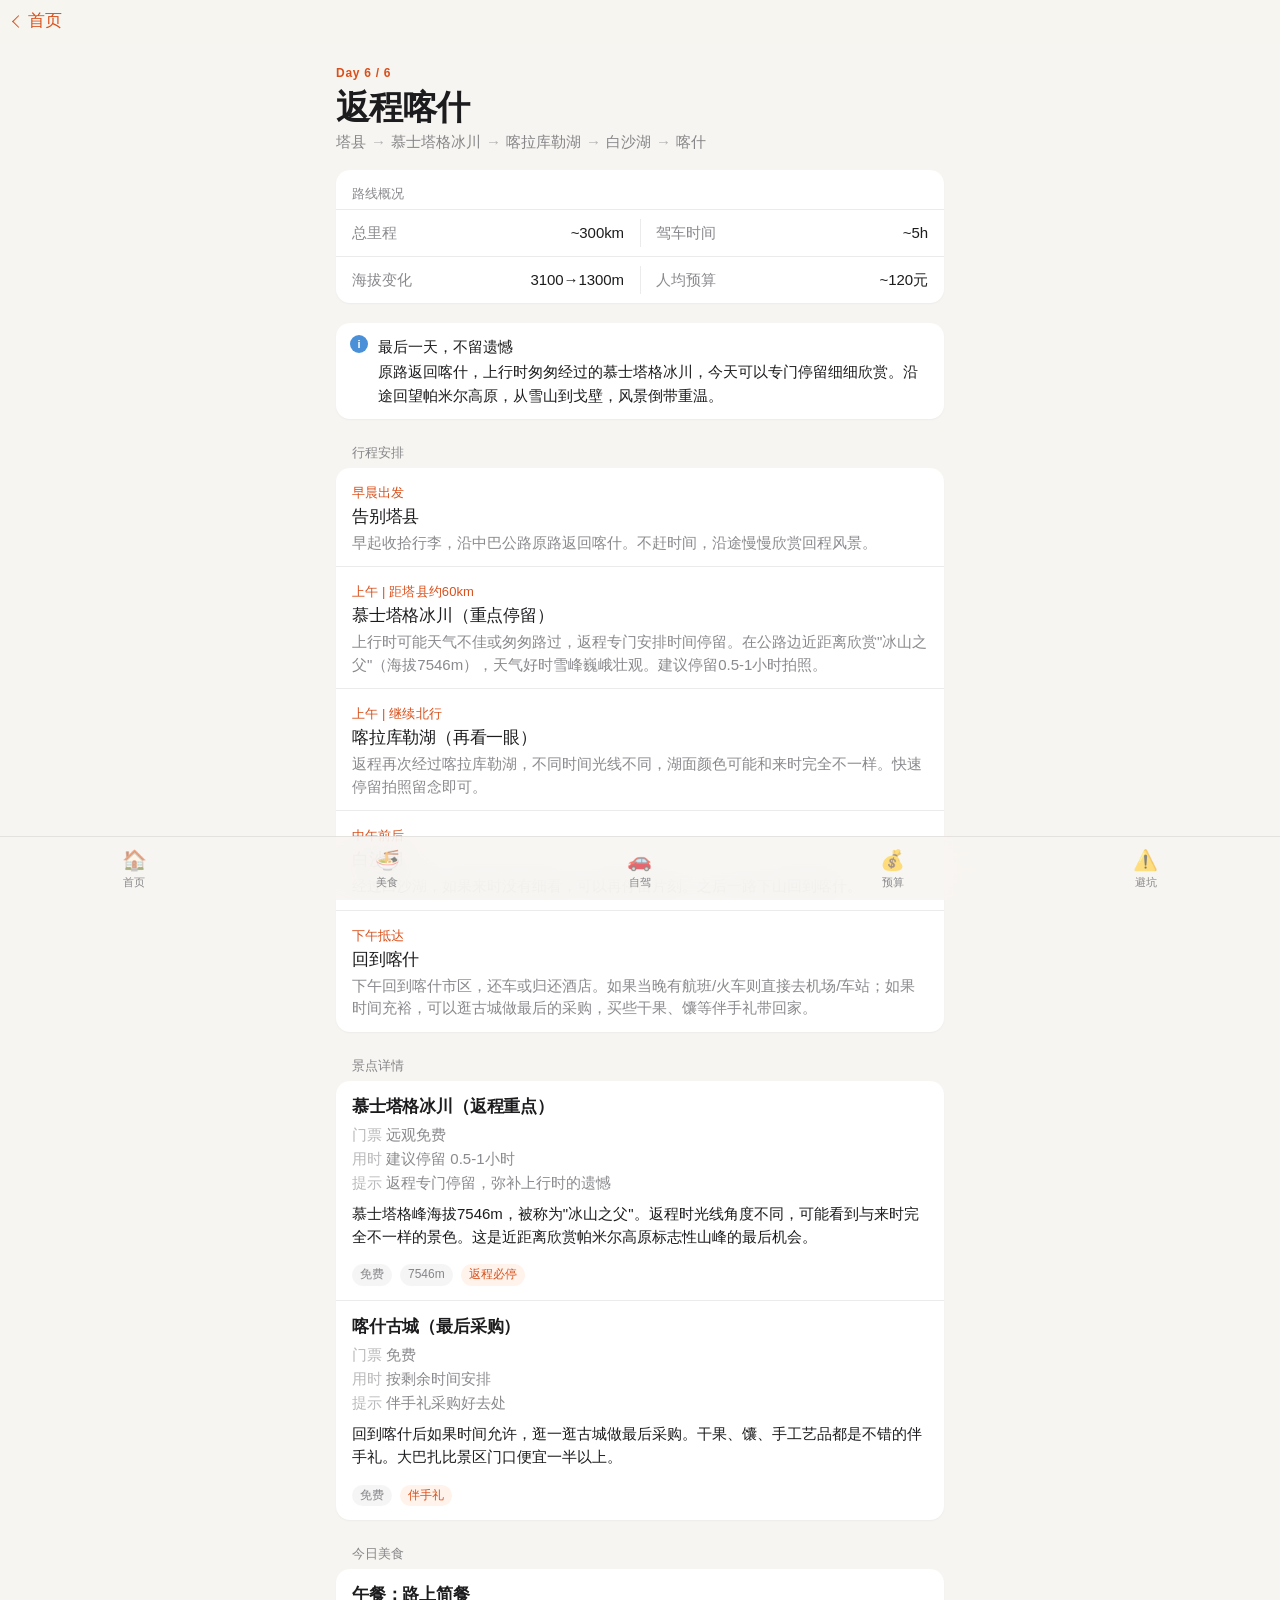
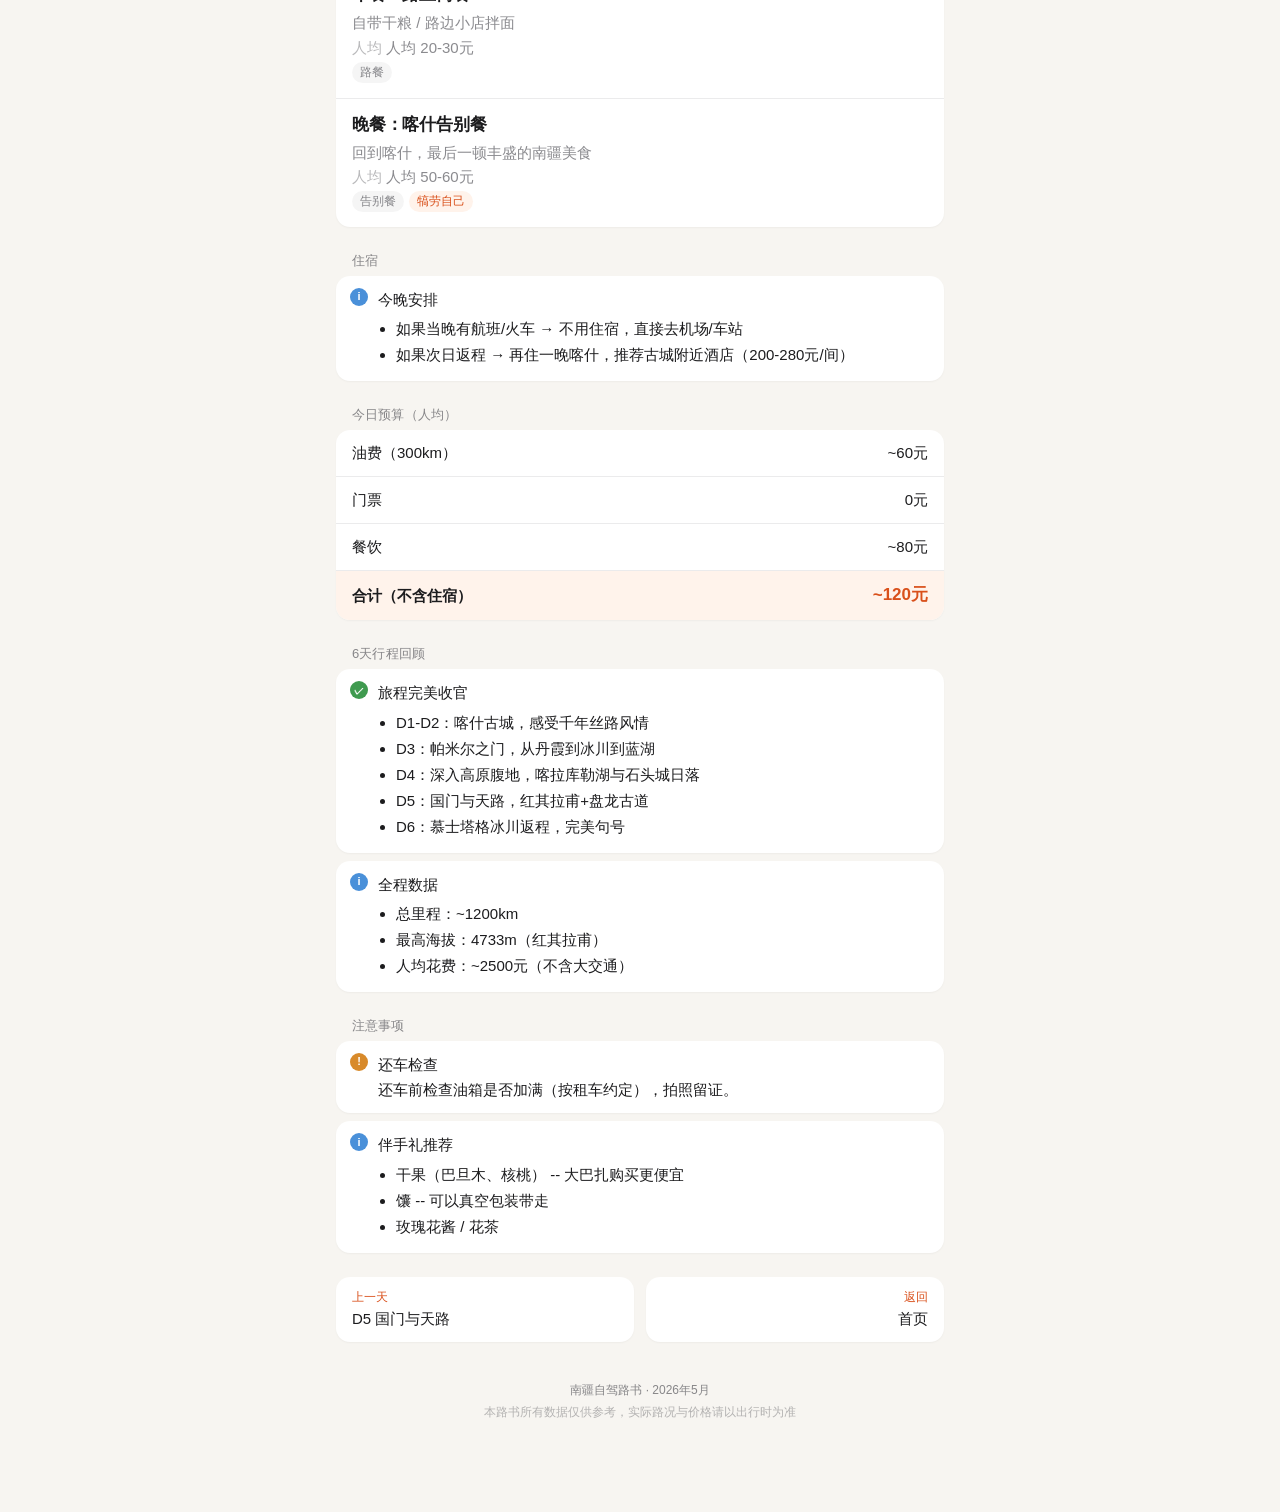
<file: pages/day6.html>
<!DOCTYPE html>
<html lang="zh-CN">
<head>
  <meta charset="UTF-8">
  <meta name="viewport" content="width=device-width, initial-scale=1.0, maximum-scale=1.0, user-scalable=no, viewport-fit=cover">
  <meta name="format-detection" content="telephone=no">
  <meta name="apple-mobile-web-app-capable" content="yes">
  <meta name="apple-mobile-web-app-status-bar-style" content="black-translucent">
  <title>D6 返程喀什 - 南疆自驾路书</title>
  <link rel="stylesheet" href="../css/style.css">
</head>
<body>

  <!-- iOS Nav Bar -->
  <nav class="nav-bar">
    <a href="../index.html" class="nav-bar__back">首页</a>
    <span class="nav-bar__title">D6 冰川与火山</span>
  </nav>

  <!-- Page Hero -->
  <section class="page-hero">
    <p class="page-hero__day">Day 6 / 6</p>
    <h1 class="page-hero__title">返程喀什</h1>
    <p class="page-hero__route">
      塔县 <span class="page-hero__route-arrow">&rarr;</span>
      慕士塔格冰川 <span class="page-hero__route-arrow">&rarr;</span>
      喀拉库勒湖 <span class="page-hero__route-arrow">&rarr;</span>
      白沙湖 <span class="page-hero__route-arrow">&rarr;</span>
      喀什
    </p>
  </section>

  <main class="container">

    <!-- Route Info -->
    <div class="route-info">
      <h2 class="route-info__title">路线概况</h2>
      <div class="route-info__grid">
        <div class="route-info__item">
          <span class="route-info__label">总里程</span>
          <span class="route-info__value">~300km</span>
        </div>
        <div class="route-info__item">
          <span class="route-info__label">驾车时间</span>
          <span class="route-info__value">~5h</span>
        </div>
        <div class="route-info__item">
          <span class="route-info__label">海拔变化</span>
          <span class="route-info__value">3100→1300m</span>
        </div>
        <div class="route-info__item">
          <span class="route-info__label">人均预算</span>
          <span class="route-info__value">~120元</span>
        </div>
      </div>
    </div>

    <!-- Key Tip -->
    <div class="tip-box tip-box--info">
      <span class="tip-box__title">最后一天，不留遗憾</span>
      原路返回喀什，上行时匆匆经过的慕士塔格冰川，今天可以专门停留细细欣赏。沿途回望帕米尔高原，从雪山到戈壁，风景倒带重温。
    </div>

    <!-- Timeline -->
    <section class="section">
      <h2 class="section__title">行程安排</h2>

      <div class="timeline">

        <div class="timeline__step">
          <span class="timeline__time">早晨出发</span>
          <h3 class="timeline__title">告别塔县</h3>
          <p class="timeline__desc">早起收拾行李，沿中巴公路原路返回喀什。不赶时间，沿途慢慢欣赏回程风景。</p>
        </div>

        <div class="timeline__step timeline__step--highlight">
          <span class="timeline__time">上午 | 距塔县约60km</span>
          <h3 class="timeline__title">慕士塔格冰川（重点停留）</h3>
          <p class="timeline__desc">上行时可能天气不佳或匆匆路过，返程专门安排时间停留。在公路边近距离欣赏"冰山之父"（海拔7546m），天气好时雪峰巍峨壮观。建议停留0.5-1小时拍照。</p>
        </div>

        <div class="timeline__step timeline__step--highlight">
          <span class="timeline__time">上午 | 继续北行</span>
          <h3 class="timeline__title">喀拉库勒湖（再看一眼）</h3>
          <p class="timeline__desc">返程再次经过喀拉库勒湖，不同时间光线不同，湖面颜色可能和来时完全不一样。快速停留拍照留念即可。</p>
        </div>

        <div class="timeline__step">
          <span class="timeline__time">中午前后</span>
          <h3 class="timeline__title">白沙湖</h3>
          <p class="timeline__desc">经过白沙湖，如果来时没有细看，可以再停留片刻。之后一路下山回到喀什。</p>
        </div>

        <div class="timeline__step timeline__step--highlight">
          <span class="timeline__time">下午抵达</span>
          <h3 class="timeline__title">回到喀什</h3>
          <p class="timeline__desc">下午回到喀什市区，还车或归还酒店。如果当晚有航班/火车则直接去机场/车站；如果时间充裕，可以逛古城做最后的采购，买些干果、馕等伴手礼带回家。</p>
        </div>

      </div>
    </section>

    <!-- Attractions -->
    <section class="section">
      <h2 class="section__title">景点详情</h2>

      <!-- 慕士塔格冰川 -->
      <div class="attraction-card">
        <div class="attraction-card__body">
          <h3 class="attraction-card__name">慕士塔格冰川（返程重点）</h3>
          <div class="attraction-card__detail attraction-card__detail--ticket">远观免费</div>
          <div class="attraction-card__detail attraction-card__detail--time">建议停留 0.5-1小时</div>
          <div class="attraction-card__detail attraction-card__detail--tip">返程专门停留，弥补上行时的遗憾</div>
          <p class="attraction-card__desc">
            慕士塔格峰海拔7546m，被称为"冰山之父"。返程时光线角度不同，可能看到与来时完全不一样的景色。这是近距离欣赏帕米尔高原标志性山峰的最后机会。
          </p>
          <div class="flex flex-wrap gap-2 mt-4">
            <span class="tag tag--success">免费</span>
            <span class="tag tag--ochre">7546m</span>
            <span class="tag tag--gold">返程必停</span>
          </div>
        </div>
      </div>

      <!-- 喀什古城采购 -->
      <div class="attraction-card">
        <div class="attraction-card__body">
          <h3 class="attraction-card__name">喀什古城（最后采购）</h3>
          <div class="attraction-card__detail attraction-card__detail--ticket">免费</div>
          <div class="attraction-card__detail attraction-card__detail--time">按剩余时间安排</div>
          <div class="attraction-card__detail attraction-card__detail--tip">伴手礼采购好去处</div>
          <p class="attraction-card__desc">
            回到喀什后如果时间允许，逛一逛古城做最后采购。干果、馕、手工艺品都是不错的伴手礼。大巴扎比景区门口便宜一半以上。
          </p>
          <div class="flex flex-wrap gap-2 mt-4">
            <span class="tag tag--success">免费</span>
            <span class="tag tag--gold">伴手礼</span>
          </div>
        </div>
      </div>
    </section>

    <!-- Food -->
    <section class="section">
      <h2 class="section__title">今日美食</h2>

      <div class="food-card">
        <div class="food-card__body">
          <h4 class="food-card__name">午餐：路上简餐</h4>
          <p class="food-card__shop">自带干粮 / 路边小店拌面</p>
          <p class="food-card__price">人均 20-30元</p>
          <div class="food-card__tags">
            <span class="tag tag--default">路餐</span>
          </div>
        </div>
      </div>

      <div class="food-card">
        <div class="food-card__body">
          <h4 class="food-card__name">晚餐：喀什告别餐</h4>
          <p class="food-card__shop">回到喀什，最后一顿丰盛的南疆美食</p>
          <p class="food-card__price">人均 50-60元</p>
          <div class="food-card__tags">
            <span class="tag tag--ochre">告别餐</span>
            <span class="tag tag--gold">犒劳自己</span>
          </div>
        </div>
      </div>
    </section>

    <!-- Hotel -->
    <section class="section">
      <h2 class="section__title">住宿</h2>

      <div class="tip-box tip-box--info">
        <span class="tip-box__title">今晚安排</span>
        <ul>
          <li>如果当晚有航班/火车 → 不用住宿，直接去机场/车站</li>
          <li>如果次日返程 → 再住一晚喀什，推荐古城附近酒店（200-280元/间）</li>
        </ul>
      </div>
    </section>

    <!-- Budget -->
    <section class="section">
      <h2 class="section__title">今日预算（人均）</h2>
      <div class="expense-table-wrapper">
        <table class="expense-table">
          <thead>
            <tr>
              <th>项目</th>
              <th>费用</th>
            </tr>
          </thead>
          <tbody>
            <tr>
              <td>油费（300km）</td>
              <td class="expense-table__amount">~60元</td>
            </tr>
            <tr>
              <td>门票</td>
              <td class="expense-table__amount">0元</td>
            </tr>
            <tr>
              <td>餐饮</td>
              <td class="expense-table__amount">~80元</td>
            </tr>
            <tr class="total-row">
              <td>合计（不含住宿）</td>
              <td class="expense-table__amount">~120元</td>
            </tr>
          </tbody>
        </table>
      </div>
    </section>

    <!-- Trip Summary -->
    <section class="section">
      <h2 class="section__title">6天行程回顾</h2>

      <div class="tip-box tip-box--success">
        <span class="tip-box__title">旅程完美收官</span>
        <ul>
          <li>D1-D2：喀什古城，感受千年丝路风情</li>
          <li>D3：帕米尔之门，从丹霞到冰川到蓝湖</li>
          <li>D4：深入高原腹地，喀拉库勒湖与石头城日落</li>
          <li>D5：国门与天路，红其拉甫+盘龙古道</li>
          <li>D6：慕士塔格冰川返程，完美句号</li>
        </ul>
      </div>

      <div class="tip-box tip-box--info">
        <span class="tip-box__title">全程数据</span>
        <ul>
          <li>总里程：~1200km</li>
          <li>最高海拔：4733m（红其拉甫）</li>
          <li>人均花费：~2500元（不含大交通）</li>
        </ul>
      </div>
    </section>

    <!-- Tips -->
    <section class="section">
      <h2 class="section__title">注意事项</h2>

      <div class="tip-box tip-box--warning">
        <span class="tip-box__title">还车检查</span>
        还车前检查油箱是否加满（按租车约定），拍照留证。
      </div>

      <div class="tip-box tip-box--info">
        <span class="tip-box__title">伴手礼推荐</span>
        <ul>
          <li>干果（巴旦木、核桃） -- 大巴扎购买更便宜</li>
          <li>馕 -- 可以真空包装带走</li>
          <li>玫瑰花酱 / 花茶</li>
        </ul>
      </div>
    </section>

    <!-- Day Navigation -->
    <nav class="day-nav">
      <a href="day5.html" class="day-nav__link day-nav__link--prev">
        <span class="day-nav__label">上一天</span>
        <span class="day-nav__title">D5 国门与天路</span>
      </a>
      <a href="../index.html" class="day-nav__link day-nav__link--next">
        <span class="day-nav__label">返回</span>
        <span class="day-nav__title">首页</span>
      </a>
    </nav>

  </main>

  <!-- Footer -->
  <footer class="site-footer">
    <p class="site-footer__brand">南疆自驾路书 &middot; 2026年5月</p>
    <div class="site-footer__divider"></div>
    <p>本路书所有数据仅供参考，实际路况与价格请以出行时为准</p>
  </footer>

  <!-- Bottom Fixed Navigation Bar -->
  <nav class="bottom-nav">
    <a href="../index.html" class="bottom-nav-item active">
      <span class="bottom-nav-icon">&#127968;</span>
      <span class="bottom-nav-text">首页</span>
    </a>
    <a href="food.html" class="bottom-nav-item">
      <span class="bottom-nav-icon">&#127836;</span>
      <span class="bottom-nav-text">美食</span>
    </a>
    <a href="driving.html" class="bottom-nav-item">
      <span class="bottom-nav-icon">&#128663;</span>
      <span class="bottom-nav-text">自驾</span>
    </a>
    <a href="budget.html" class="bottom-nav-item">
      <span class="bottom-nav-icon">&#128176;</span>
      <span class="bottom-nav-text">预算</span>
    </a>
    <a href="tips.html" class="bottom-nav-item">
      <span class="bottom-nav-icon">&#9888;&#65039;</span>
      <span class="bottom-nav-text">避坑</span>
    </a>
  </nav>

  <script src="../js/app.js"></script>
</body>
</html>
</file>
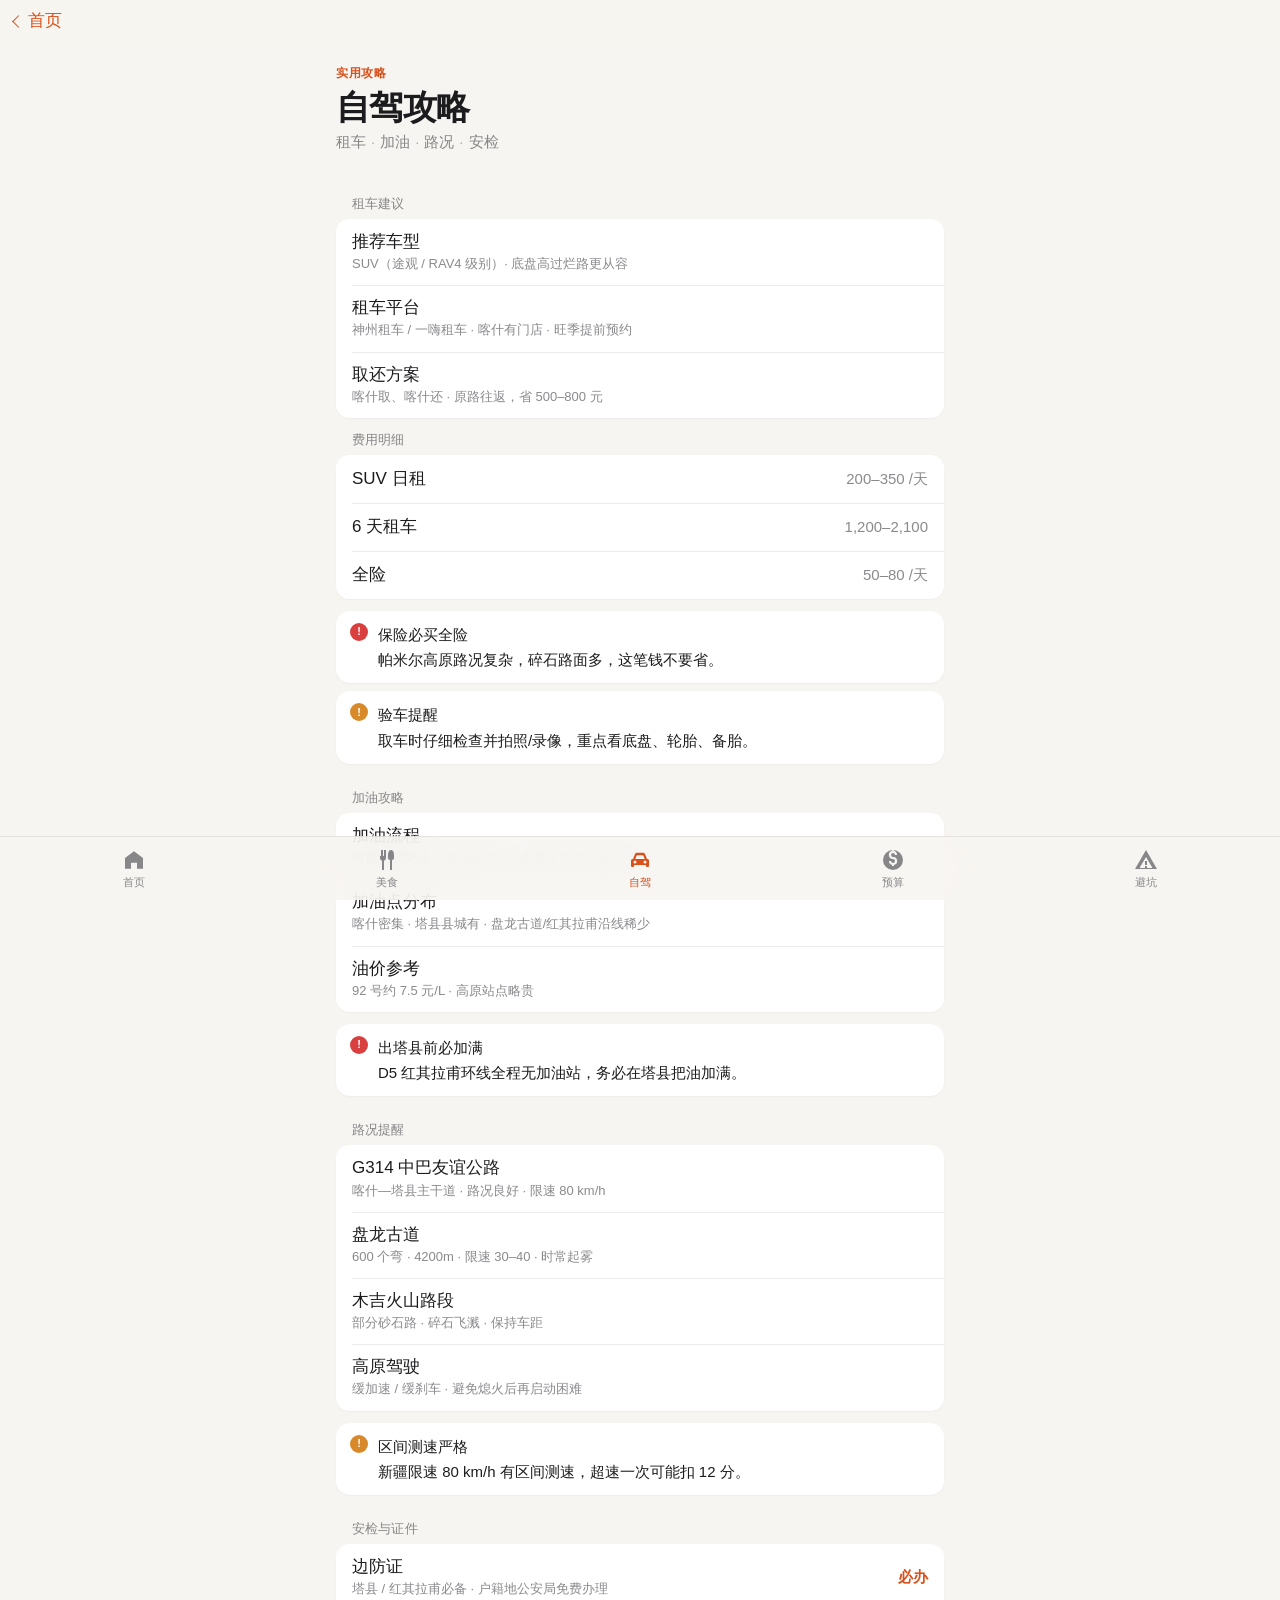
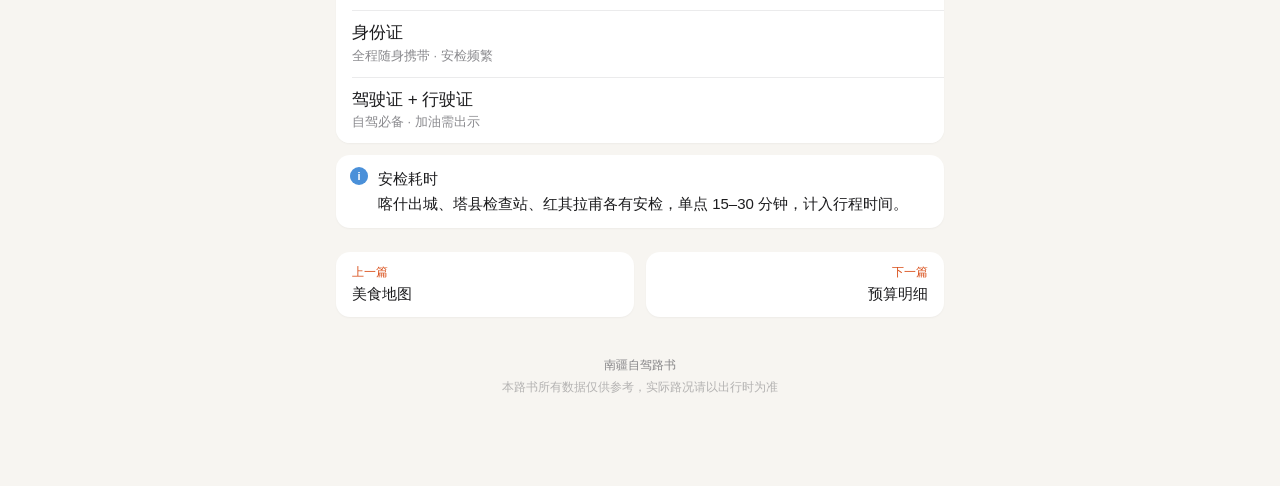
<file: pages/driving.html>
<!DOCTYPE html>
<html lang="zh-CN">
<head>
  <meta charset="UTF-8">
  <meta name="viewport" content="width=device-width, initial-scale=1.0, maximum-scale=1.0, user-scalable=no, viewport-fit=cover">
  <meta name="format-detection" content="telephone=no">
  <meta name="apple-mobile-web-app-capable" content="yes">
  <meta name="apple-mobile-web-app-status-bar-style" content="black-translucent">
  <meta name="theme-color" content="#F7F5F1">
  <title>自驾攻略 · 南疆路书</title>
  <link rel="stylesheet" href="../css/style.css">
</head>
<body>

  <nav class="nav-bar">
    <a href="../index.html" class="nav-bar__back">首页</a>
    <span class="nav-bar__title">自驾攻略</span>
  </nav>

  <section class="page-hero">
    <p class="page-hero__day">实用攻略</p>
    <h1 class="page-hero__title">自驾攻略</h1>
    <p class="page-hero__route">
      租车 <span class="page-hero__route-arrow">·</span>
      加油 <span class="page-hero__route-arrow">·</span>
      路况 <span class="page-hero__route-arrow">·</span>
      安检
    </p>
  </section>

  <main class="container">

    <!-- 租车 -->
    <section class="section">
      <h2 class="section-title">租车建议</h2>
      <div class="list">
        <div class="list__row">
          <div class="list__content">
            <div class="list__title">推荐车型</div>
            <div class="list__sub">SUV（途观 / RAV4 级别）· 底盘高过烂路更从容</div>
          </div>
        </div>
        <div class="list__row">
          <div class="list__content">
            <div class="list__title">租车平台</div>
            <div class="list__sub">神州租车 / 一嗨租车 · 喀什有门店 · 旺季提前预约</div>
          </div>
        </div>
        <div class="list__row">
          <div class="list__content">
            <div class="list__title">取还方案</div>
            <div class="list__sub">喀什取、喀什还 · 原路往返，省 500–800 元</div>
          </div>
        </div>
      </div>

      <h2 class="section-title">费用明细</h2>
      <div class="list">
        <div class="list__row">
          <div class="list__content"><div class="list__title">SUV 日租</div></div>
          <div class="list__meta">200–350 /天</div>
        </div>
        <div class="list__row">
          <div class="list__content"><div class="list__title">6 天租车</div></div>
          <div class="list__meta">1,200–2,100</div>
        </div>
        <div class="list__row">
          <div class="list__content"><div class="list__title">全险</div></div>
          <div class="list__meta">50–80 /天</div>
        </div>
      </div>

      <div class="tip-box tip-box--danger">
        <span class="tip-box__title">保险必买全险</span>
        帕米尔高原路况复杂，碎石路面多，这笔钱不要省。
      </div>
      <div class="tip-box tip-box--warning">
        <span class="tip-box__title">验车提醒</span>
        取车时仔细检查并拍照/录像，重点看底盘、轮胎、备胎。
      </div>
    </section>

    <!-- 加油 -->
    <section class="section">
      <h2 class="section-title">加油攻略</h2>
      <div class="list">
        <div class="list__row">
          <div class="list__content">
            <div class="list__title">加油流程</div>
            <div class="list__sub">司机持驾驶证 + 身份证登记 · 乘客下车在安全区等候</div>
          </div>
        </div>
        <div class="list__row">
          <div class="list__content">
            <div class="list__title">加油点分布</div>
            <div class="list__sub">喀什密集 · 塔县县城有 · 盘龙古道/红其拉甫沿线稀少</div>
          </div>
        </div>
        <div class="list__row">
          <div class="list__content">
            <div class="list__title">油价参考</div>
            <div class="list__sub">92 号约 7.5 元/L · 高原站点略贵</div>
          </div>
        </div>
      </div>

      <div class="tip-box tip-box--danger">
        <span class="tip-box__title">出塔县前必加满</span>
        D5 红其拉甫环线全程无加油站，务必在塔县把油加满。
      </div>
    </section>

    <!-- 路况 -->
    <section class="section">
      <h2 class="section-title">路况提醒</h2>
      <div class="list">
        <div class="list__row">
          <div class="list__content">
            <div class="list__title">G314 中巴友谊公路</div>
            <div class="list__sub">喀什—塔县主干道 · 路况良好 · 限速 80 km/h</div>
          </div>
        </div>
        <div class="list__row">
          <div class="list__content">
            <div class="list__title">盘龙古道</div>
            <div class="list__sub">600 个弯 · 4200m · 限速 30–40 · 时常起雾</div>
          </div>
        </div>
        <div class="list__row">
          <div class="list__content">
            <div class="list__title">木吉火山路段</div>
            <div class="list__sub">部分砂石路 · 碎石飞溅 · 保持车距</div>
          </div>
        </div>
        <div class="list__row">
          <div class="list__content">
            <div class="list__title">高原驾驶</div>
            <div class="list__sub">缓加速 / 缓刹车 · 避免熄火后再启动困难</div>
          </div>
        </div>
      </div>

      <div class="tip-box tip-box--warning">
        <span class="tip-box__title">区间测速严格</span>
        新疆限速 80 km/h 有区间测速，超速一次可能扣 12 分。
      </div>
    </section>

    <!-- 安检与证件 -->
    <section class="section">
      <h2 class="section-title">安检与证件</h2>
      <div class="list">
        <div class="list__row">
          <div class="list__content">
            <div class="list__title">边防证</div>
            <div class="list__sub">塔县 / 红其拉甫必备 · 户籍地公安局免费办理</div>
          </div>
          <div class="list__meta list__meta--accent">必办</div>
        </div>
        <div class="list__row">
          <div class="list__content">
            <div class="list__title">身份证</div>
            <div class="list__sub">全程随身携带 · 安检频繁</div>
          </div>
        </div>
        <div class="list__row">
          <div class="list__content">
            <div class="list__title">驾驶证 + 行驶证</div>
            <div class="list__sub">自驾必备 · 加油需出示</div>
          </div>
        </div>
      </div>

      <div class="tip-box tip-box--info">
        <span class="tip-box__title">安检耗时</span>
        喀什出城、塔县检查站、红其拉甫各有安检，单点 15–30 分钟，计入行程时间。
      </div>
    </section>

    <div class="day-nav">
      <a href="food.html" class="day-nav__link day-nav__link--prev">
        <span class="day-nav__label">上一篇</span>
        <span class="day-nav__title">美食地图</span>
      </a>
      <a href="budget.html" class="day-nav__link day-nav__link--next">
        <span class="day-nav__label">下一篇</span>
        <span class="day-nav__title">预算明细</span>
      </a>
    </div>

  </main>

  <footer class="site-footer">
    <p class="site-footer__brand">南疆自驾路书</p>
    <p>本路书所有数据仅供参考，实际路况请以出行时为准</p>
  </footer>

  <nav class="bottom-nav">
    <a href="../index.html" class="bottom-nav__item bottom-nav__item--home"><span>首页</span></a>
    <a href="food.html" class="bottom-nav__item bottom-nav__item--food"><span>美食</span></a>
    <a href="driving.html" class="bottom-nav__item bottom-nav__item--driving active"><span>自驾</span></a>
    <a href="budget.html" class="bottom-nav__item bottom-nav__item--budget"><span>预算</span></a>
    <a href="tips.html" class="bottom-nav__item bottom-nav__item--tips"><span>避坑</span></a>
  </nav>

  <script src="../js/app.js"></script>
</body>
</html>
</file>
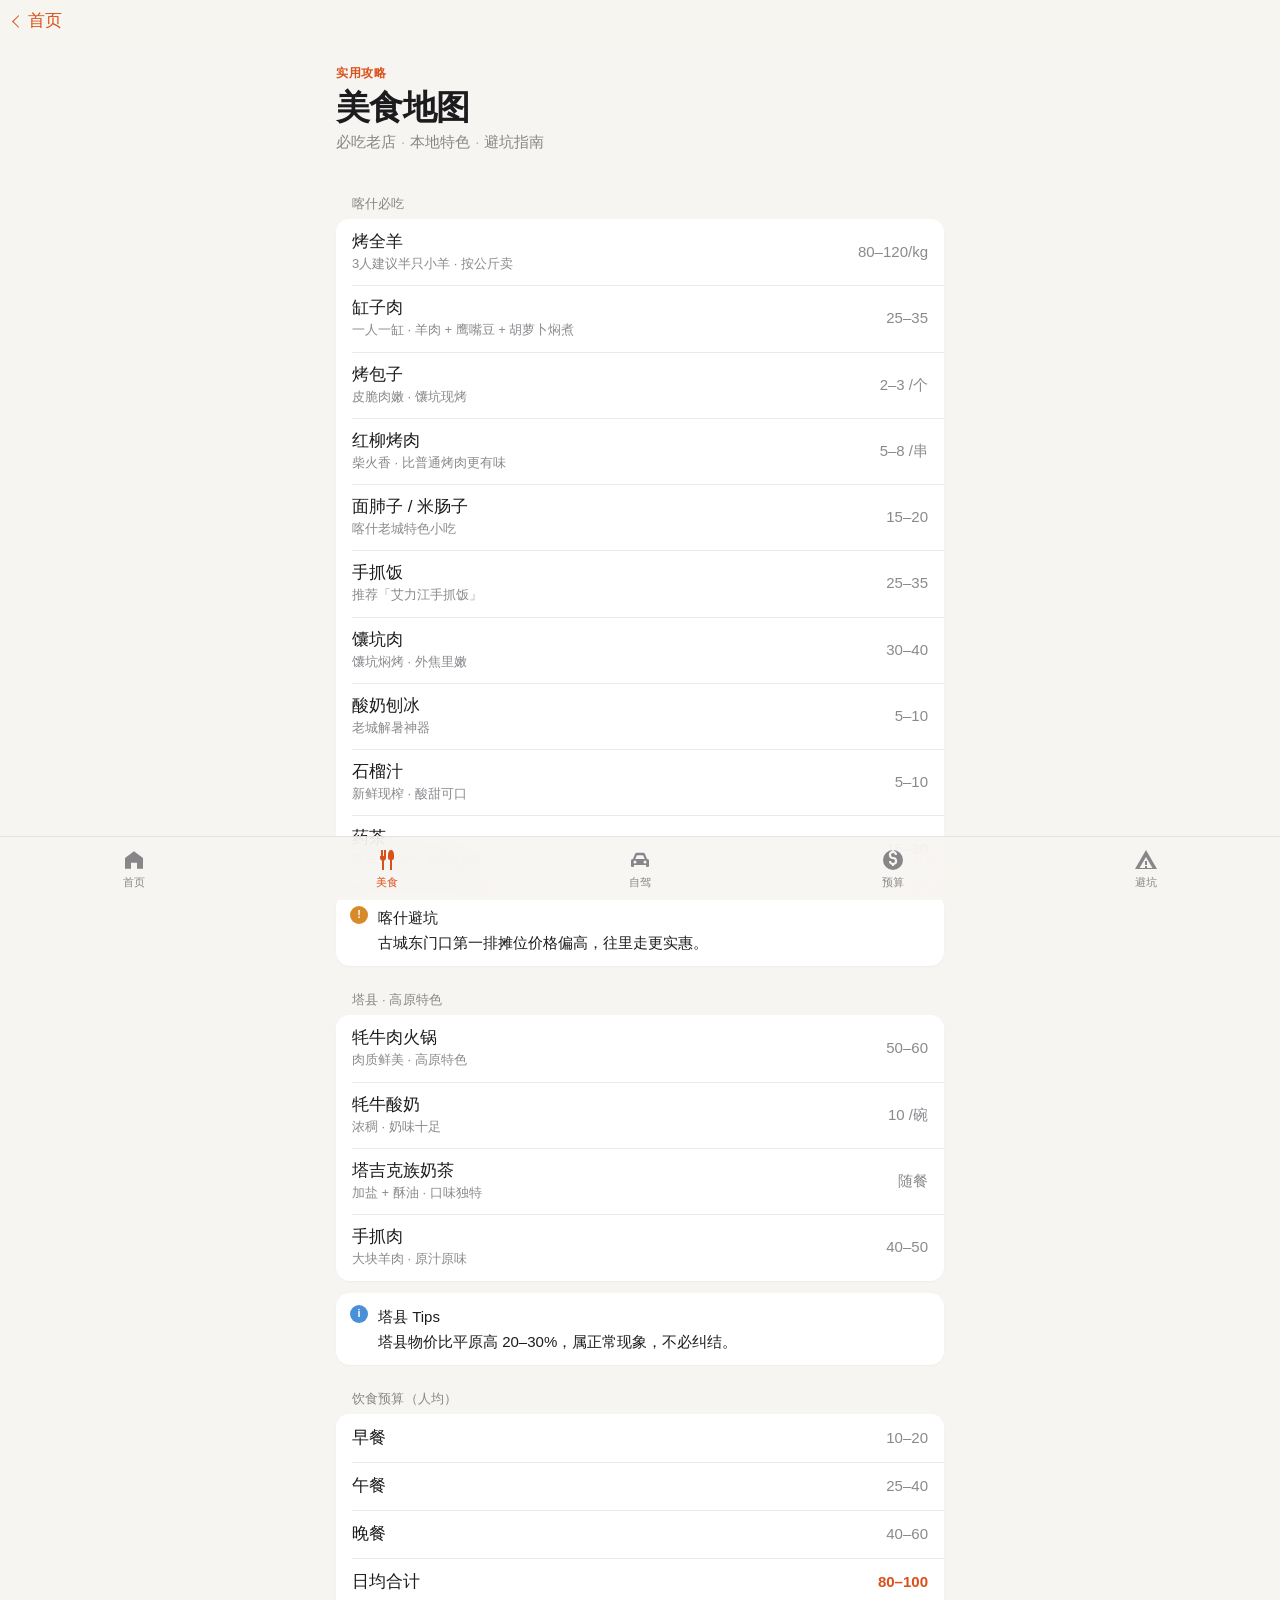
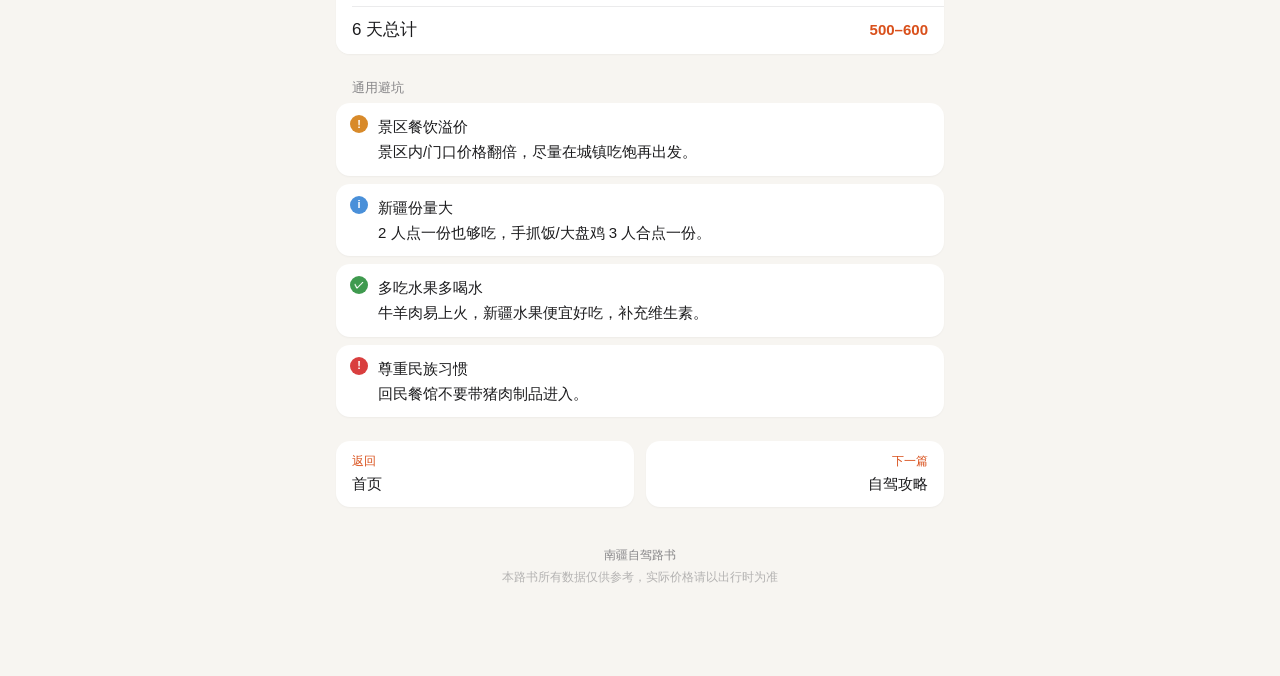
<file: pages/food.html>
<!DOCTYPE html>
<html lang="zh-CN">
<head>
  <meta charset="UTF-8">
  <meta name="viewport" content="width=device-width, initial-scale=1.0, maximum-scale=1.0, user-scalable=no, viewport-fit=cover">
  <meta name="format-detection" content="telephone=no">
  <meta name="apple-mobile-web-app-capable" content="yes">
  <meta name="apple-mobile-web-app-status-bar-style" content="black-translucent">
  <meta name="theme-color" content="#F7F5F1">
  <title>美食地图 · 南疆路书</title>
  <link rel="stylesheet" href="../css/style.css">
</head>
<body>

  <nav class="nav-bar">
    <a href="../index.html" class="nav-bar__back">首页</a>
    <span class="nav-bar__title">美食地图</span>
  </nav>

  <section class="page-hero">
    <p class="page-hero__day">实用攻略</p>
    <h1 class="page-hero__title">美食地图</h1>
    <p class="page-hero__route">
      必吃老店 <span class="page-hero__route-arrow">·</span>
      本地特色 <span class="page-hero__route-arrow">·</span>
      避坑指南
    </p>
  </section>

  <main class="container">

    <!-- 喀什美食 -->
    <section class="section">
      <h2 class="section-title">喀什必吃</h2>
      <div class="list">
        <div class="list__row">
          <div class="list__content">
            <div class="list__title">烤全羊</div>
            <div class="list__sub">3人建议半只小羊 · 按公斤卖</div>
          </div>
          <div class="list__meta">80–120/kg</div>
        </div>
        <div class="list__row">
          <div class="list__content">
            <div class="list__title">缸子肉</div>
            <div class="list__sub">一人一缸 · 羊肉 + 鹰嘴豆 + 胡萝卜焖煮</div>
          </div>
          <div class="list__meta">25–35</div>
        </div>
        <div class="list__row">
          <div class="list__content">
            <div class="list__title">烤包子</div>
            <div class="list__sub">皮脆肉嫩 · 馕坑现烤</div>
          </div>
          <div class="list__meta">2–3 /个</div>
        </div>
        <div class="list__row">
          <div class="list__content">
            <div class="list__title">红柳烤肉</div>
            <div class="list__sub">柴火香 · 比普通烤肉更有味</div>
          </div>
          <div class="list__meta">5–8 /串</div>
        </div>
        <div class="list__row">
          <div class="list__content">
            <div class="list__title">面肺子 / 米肠子</div>
            <div class="list__sub">喀什老城特色小吃</div>
          </div>
          <div class="list__meta">15–20</div>
        </div>
        <div class="list__row">
          <div class="list__content">
            <div class="list__title">手抓饭</div>
            <div class="list__sub">推荐「艾力江手抓饭」</div>
          </div>
          <div class="list__meta">25–35</div>
        </div>
        <div class="list__row">
          <div class="list__content">
            <div class="list__title">馕坑肉</div>
            <div class="list__sub">馕坑焖烤 · 外焦里嫩</div>
          </div>
          <div class="list__meta">30–40</div>
        </div>
        <div class="list__row">
          <div class="list__content">
            <div class="list__title">酸奶刨冰</div>
            <div class="list__sub">老城解暑神器</div>
          </div>
          <div class="list__meta">5–10</div>
        </div>
        <div class="list__row">
          <div class="list__content">
            <div class="list__title">石榴汁</div>
            <div class="list__sub">新鲜现榨 · 酸甜可口</div>
          </div>
          <div class="list__meta">5–10</div>
        </div>
        <div class="list__row">
          <div class="list__content">
            <div class="list__title">药茶</div>
            <div class="list__sub">百年老茶馆 · 氛围拉满</div>
          </div>
          <div class="list__meta">15–30</div>
        </div>
      </div>

      <div class="tip-box tip-box--warning">
        <span class="tip-box__title">喀什避坑</span>
        古城东门口第一排摊位价格偏高，往里走更实惠。
      </div>
    </section>

    <!-- 塔县美食 -->
    <section class="section">
      <h2 class="section-title">塔县 · 高原特色</h2>
      <div class="list">
        <div class="list__row">
          <div class="list__content">
            <div class="list__title">牦牛肉火锅</div>
            <div class="list__sub">肉质鲜美 · 高原特色</div>
          </div>
          <div class="list__meta">50–60</div>
        </div>
        <div class="list__row">
          <div class="list__content">
            <div class="list__title">牦牛酸奶</div>
            <div class="list__sub">浓稠 · 奶味十足</div>
          </div>
          <div class="list__meta">10 /碗</div>
        </div>
        <div class="list__row">
          <div class="list__content">
            <div class="list__title">塔吉克族奶茶</div>
            <div class="list__sub">加盐 + 酥油 · 口味独特</div>
          </div>
          <div class="list__meta">随餐</div>
        </div>
        <div class="list__row">
          <div class="list__content">
            <div class="list__title">手抓肉</div>
            <div class="list__sub">大块羊肉 · 原汁原味</div>
          </div>
          <div class="list__meta">40–50</div>
        </div>
      </div>

      <div class="tip-box tip-box--info">
        <span class="tip-box__title">塔县 Tips</span>
        塔县物价比平原高 20–30%，属正常现象，不必纠结。
      </div>
    </section>

    <!-- 饮食预算 -->
    <section class="section">
      <h2 class="section-title">饮食预算（人均）</h2>
      <div class="list">
        <div class="list__row">
          <div class="list__content"><div class="list__title">早餐</div></div>
          <div class="list__meta">10–20</div>
        </div>
        <div class="list__row">
          <div class="list__content"><div class="list__title">午餐</div></div>
          <div class="list__meta">25–40</div>
        </div>
        <div class="list__row">
          <div class="list__content"><div class="list__title">晚餐</div></div>
          <div class="list__meta">40–60</div>
        </div>
        <div class="list__row">
          <div class="list__content"><div class="list__title">日均合计</div></div>
          <div class="list__meta list__meta--accent">80–100</div>
        </div>
        <div class="list__row">
          <div class="list__content"><div class="list__title">6 天总计</div></div>
          <div class="list__meta list__meta--accent">500–600</div>
        </div>
      </div>
    </section>

    <!-- 通用避坑 -->
    <section class="section">
      <h2 class="section-title">通用避坑</h2>
      <div class="tip-box tip-box--warning">
        <span class="tip-box__title">景区餐饮溢价</span>
        景区内/门口价格翻倍，尽量在城镇吃饱再出发。
      </div>
      <div class="tip-box tip-box--info">
        <span class="tip-box__title">新疆份量大</span>
        2 人点一份也够吃，手抓饭/大盘鸡 3 人合点一份。
      </div>
      <div class="tip-box tip-box--success">
        <span class="tip-box__title">多吃水果多喝水</span>
        牛羊肉易上火，新疆水果便宜好吃，补充维生素。
      </div>
      <div class="tip-box tip-box--danger">
        <span class="tip-box__title">尊重民族习惯</span>
        回民餐馆不要带猪肉制品进入。
      </div>
    </section>

    <!-- 页脚导航 -->
    <div class="day-nav">
      <a href="../index.html" class="day-nav__link day-nav__link--prev">
        <span class="day-nav__label">返回</span>
        <span class="day-nav__title">首页</span>
      </a>
      <a href="driving.html" class="day-nav__link day-nav__link--next">
        <span class="day-nav__label">下一篇</span>
        <span class="day-nav__title">自驾攻略</span>
      </a>
    </div>

  </main>

  <footer class="site-footer">
    <p class="site-footer__brand">南疆自驾路书</p>
    <p>本路书所有数据仅供参考，实际价格请以出行时为准</p>
  </footer>

  <nav class="bottom-nav">
    <a href="../index.html" class="bottom-nav__item bottom-nav__item--home"><span>首页</span></a>
    <a href="food.html" class="bottom-nav__item bottom-nav__item--food active"><span>美食</span></a>
    <a href="driving.html" class="bottom-nav__item bottom-nav__item--driving"><span>自驾</span></a>
    <a href="budget.html" class="bottom-nav__item bottom-nav__item--budget"><span>预算</span></a>
    <a href="tips.html" class="bottom-nav__item bottom-nav__item--tips"><span>避坑</span></a>
  </nav>

  <script src="../js/app.js"></script>
</body>
</html>
</file>
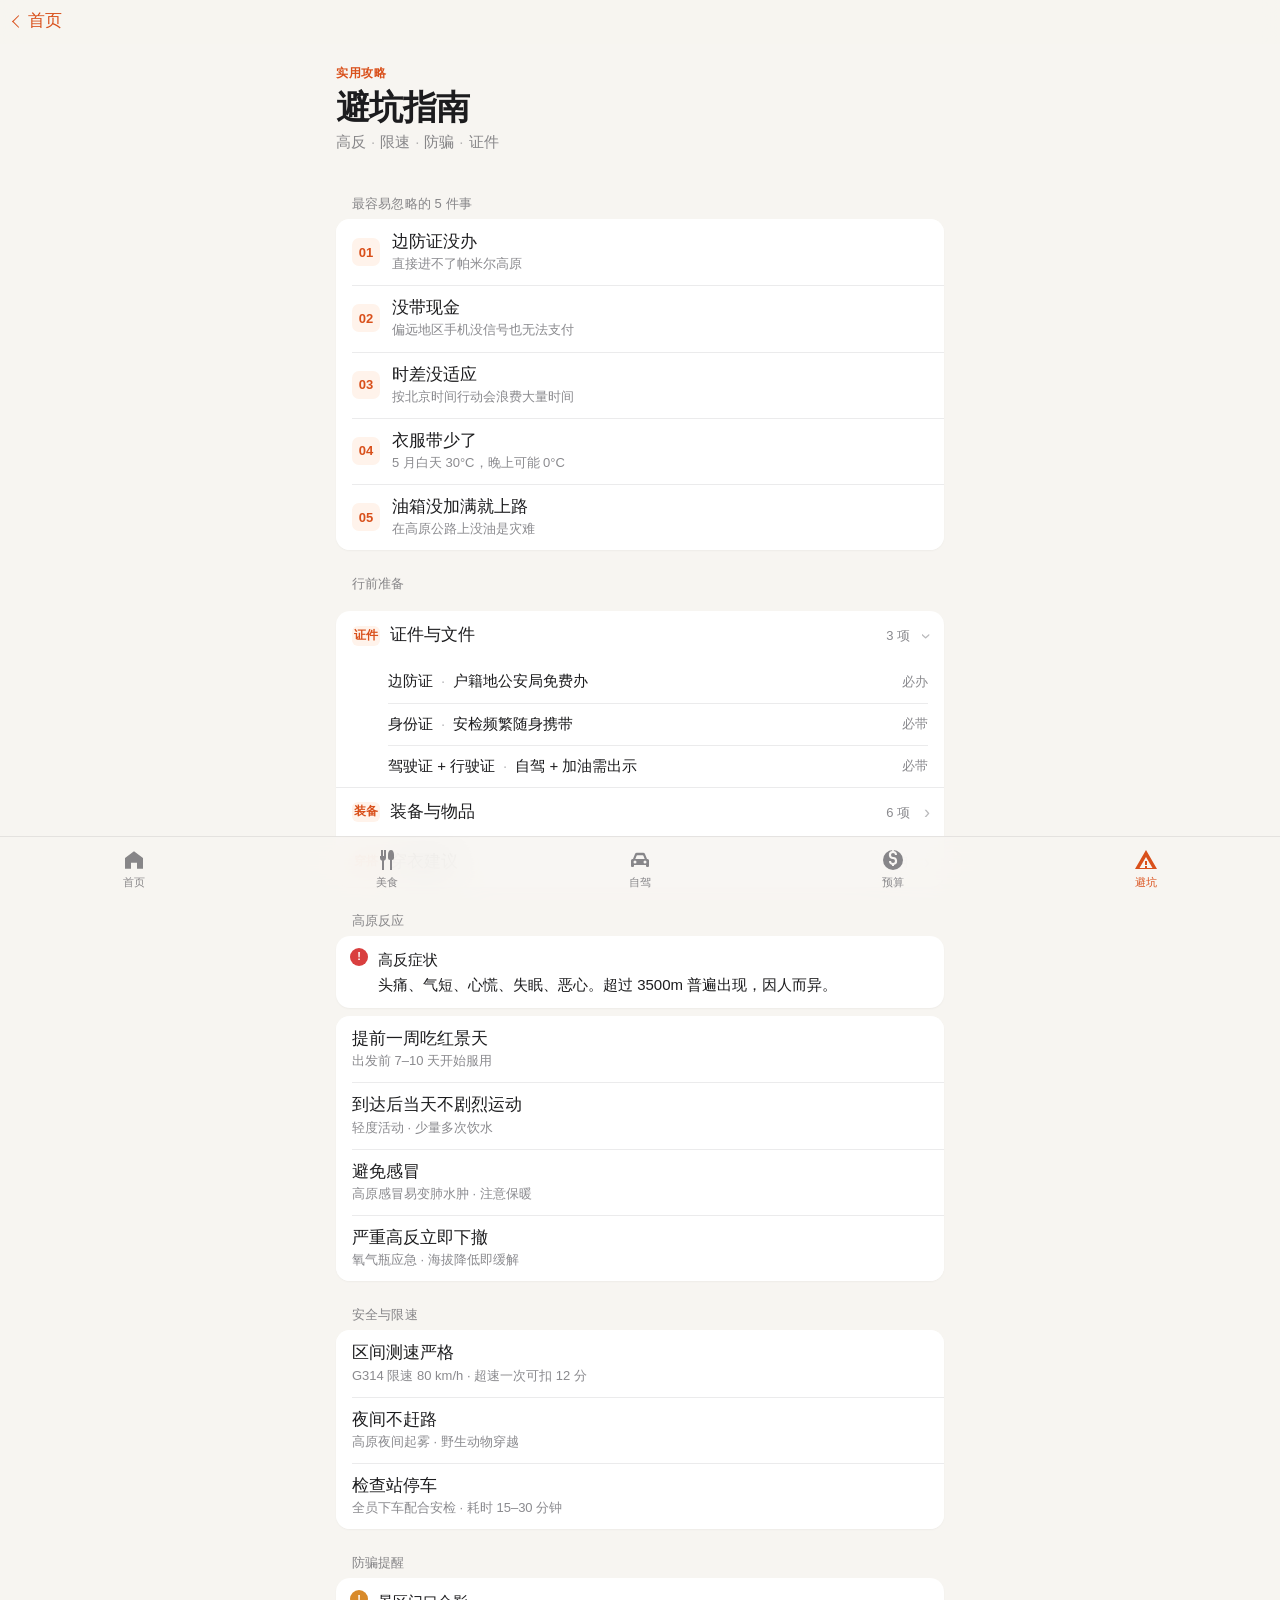
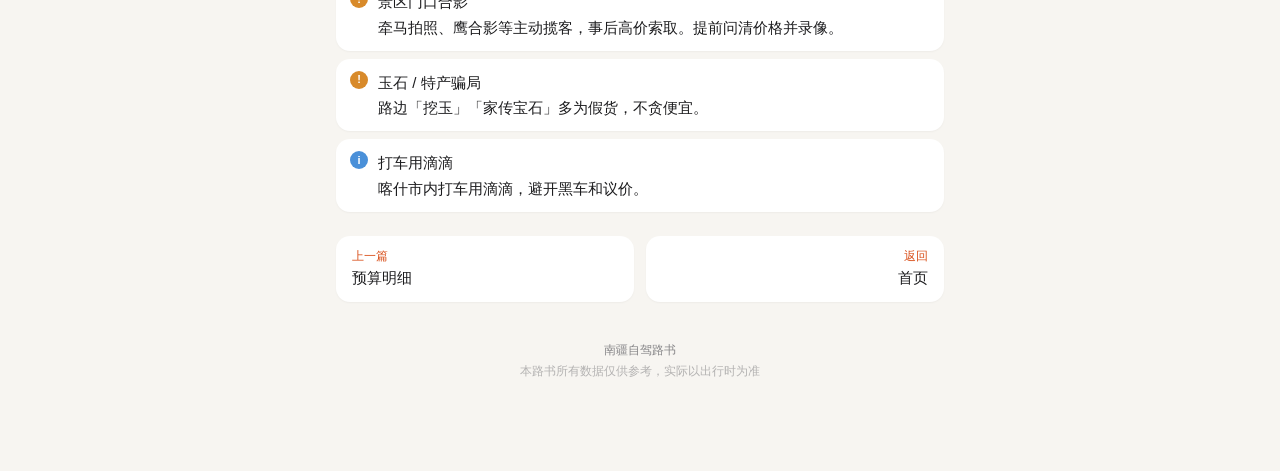
<file: pages/tips.html>
<!DOCTYPE html>
<html lang="zh-CN">
<head>
  <meta charset="UTF-8">
  <meta name="viewport" content="width=device-width, initial-scale=1.0, maximum-scale=1.0, user-scalable=no, viewport-fit=cover">
  <meta name="format-detection" content="telephone=no">
  <meta name="apple-mobile-web-app-capable" content="yes">
  <meta name="apple-mobile-web-app-status-bar-style" content="black-translucent">
  <meta name="theme-color" content="#F7F5F1">
  <title>避坑指南 · 南疆路书</title>
  <link rel="stylesheet" href="../css/style.css">
</head>
<body>

  <nav class="nav-bar">
    <a href="../index.html" class="nav-bar__back">首页</a>
    <span class="nav-bar__title">避坑指南</span>
  </nav>

  <section class="page-hero">
    <p class="page-hero__day">实用攻略</p>
    <h1 class="page-hero__title">避坑指南</h1>
    <p class="page-hero__route">
      高反 <span class="page-hero__route-arrow">·</span>
      限速 <span class="page-hero__route-arrow">·</span>
      防骗 <span class="page-hero__route-arrow">·</span>
      证件
    </p>
  </section>

  <main class="container">

    <!-- 最容易忽略的5件事 -->
    <section class="section">
      <h2 class="section-title">最容易忽略的 5 件事</h2>
      <div class="list">
        <div class="list__row">
          <div class="list__leading">01</div>
          <div class="list__content">
            <div class="list__title">边防证没办</div>
            <div class="list__sub">直接进不了帕米尔高原</div>
          </div>
        </div>
        <div class="list__row">
          <div class="list__leading">02</div>
          <div class="list__content">
            <div class="list__title">没带现金</div>
            <div class="list__sub">偏远地区手机没信号也无法支付</div>
          </div>
        </div>
        <div class="list__row">
          <div class="list__leading">03</div>
          <div class="list__content">
            <div class="list__title">时差没适应</div>
            <div class="list__sub">按北京时间行动会浪费大量时间</div>
          </div>
        </div>
        <div class="list__row">
          <div class="list__leading">04</div>
          <div class="list__content">
            <div class="list__title">衣服带少了</div>
            <div class="list__sub">5 月白天 30°C，晚上可能 0°C</div>
          </div>
        </div>
        <div class="list__row">
          <div class="list__leading">05</div>
          <div class="list__content">
            <div class="list__title">油箱没加满就上路</div>
            <div class="list__sub">在高原公路上没油是灾难</div>
          </div>
        </div>
      </div>
    </section>

    <!-- 行前准备 -->
    <section class="section">
      <h2 class="section-title">行前准备</h2>
      <div class="segments">
        <details class="segments__day" open>
          <summary class="segments__summary">
            <span class="segments__badge">证件</span>
            <span class="segments__title">证件与文件</span>
            <span class="segments__total">3 项</span>
          </summary>
          <div class="segments__row">
            <span class="segments__from">边防证</span>
            <span class="segments__arrow">·</span>
            <span class="segments__to">户籍地公安局免费办</span>
            <span class="segments__meta">必办</span>
          </div>
          <div class="segments__row">
            <span class="segments__from">身份证</span>
            <span class="segments__arrow">·</span>
            <span class="segments__to">安检频繁随身携带</span>
            <span class="segments__meta">必带</span>
          </div>
          <div class="segments__row">
            <span class="segments__from">驾驶证 + 行驶证</span>
            <span class="segments__arrow">·</span>
            <span class="segments__to">自驾 + 加油需出示</span>
            <span class="segments__meta">必带</span>
          </div>
        </details>

        <details class="segments__day">
          <summary class="segments__summary">
            <span class="segments__badge">装备</span>
            <span class="segments__title">装备与物品</span>
            <span class="segments__total">6 项</span>
          </summary>
          <div class="segments__row">
            <span class="segments__from">防晒装备</span>
            <span class="segments__arrow">·</span>
            <span class="segments__to">SPF50+ · 墨镜 · 帽子 · 防晒衣</span>
          </div>
          <div class="segments__row">
            <span class="segments__from">高反药物</span>
            <span class="segments__arrow">·</span>
            <span class="segments__to">红景天提前一周 · 葡萄糖口服液</span>
          </div>
          <div class="segments__row">
            <span class="segments__from">现金</span>
            <span class="segments__arrow">·</span>
            <span class="segments__to">偏远地区不支持移动支付</span>
            <span class="segments__meta">500–1000</span>
          </div>
          <div class="segments__row">
            <span class="segments__from">充电宝 + 车充</span>
            <span class="segments__arrow">·</span>
            <span class="segments__to">导航耗电大</span>
          </div>
          <div class="segments__row">
            <span class="segments__from">常用药</span>
            <span class="segments__arrow">·</span>
            <span class="segments__to">感冒 · 肠胃 · 创可贴</span>
          </div>
          <div class="segments__row">
            <span class="segments__from">保温杯</span>
            <span class="segments__arrow">·</span>
            <span class="segments__to">高原多喝热水</span>
          </div>
        </details>

        <details class="segments__day">
          <summary class="segments__summary">
            <span class="segments__badge">穿搭</span>
            <span class="segments__title">穿衣建议</span>
            <span class="segments__total">5 月</span>
          </summary>
          <div class="segments__row">
            <span class="segments__from">白天</span>
            <span class="segments__arrow">·</span>
            <span class="segments__to">短袖 + 防晒衣</span>
            <span class="segments__meta">15–30°C</span>
          </div>
          <div class="segments__row">
            <span class="segments__from">夜间 / 高原</span>
            <span class="segments__arrow">·</span>
            <span class="segments__to">冲锋衣 + 抓绒</span>
            <span class="segments__meta">0–10°C</span>
          </div>
          <div class="segments__row">
            <span class="segments__from">鞋</span>
            <span class="segments__arrow">·</span>
            <span class="segments__to">防滑登山鞋 / 徒步鞋</span>
          </div>
        </details>
      </div>
    </section>

    <!-- 高反防范 -->
    <section class="section">
      <h2 class="section-title">高原反应</h2>
      <div class="tip-box tip-box--danger">
        <span class="tip-box__title">高反症状</span>
        头痛、气短、心慌、失眠、恶心。超过 3500m 普遍出现，因人而异。
      </div>
      <div class="list">
        <div class="list__row">
          <div class="list__content">
            <div class="list__title">提前一周吃红景天</div>
            <div class="list__sub">出发前 7–10 天开始服用</div>
          </div>
        </div>
        <div class="list__row">
          <div class="list__content">
            <div class="list__title">到达后当天不剧烈运动</div>
            <div class="list__sub">轻度活动 · 少量多次饮水</div>
          </div>
        </div>
        <div class="list__row">
          <div class="list__content">
            <div class="list__title">避免感冒</div>
            <div class="list__sub">高原感冒易变肺水肿 · 注意保暖</div>
          </div>
        </div>
        <div class="list__row">
          <div class="list__content">
            <div class="list__title">严重高反立即下撤</div>
            <div class="list__sub">氧气瓶应急 · 海拔降低即缓解</div>
          </div>
        </div>
      </div>
    </section>

    <!-- 安全与限速 -->
    <section class="section">
      <h2 class="section-title">安全与限速</h2>
      <div class="list">
        <div class="list__row">
          <div class="list__content">
            <div class="list__title">区间测速严格</div>
            <div class="list__sub">G314 限速 80 km/h · 超速一次可扣 12 分</div>
          </div>
        </div>
        <div class="list__row">
          <div class="list__content">
            <div class="list__title">夜间不赶路</div>
            <div class="list__sub">高原夜间起雾 · 野生动物穿越</div>
          </div>
        </div>
        <div class="list__row">
          <div class="list__content">
            <div class="list__title">检查站停车</div>
            <div class="list__sub">全员下车配合安检 · 耗时 15–30 分钟</div>
          </div>
        </div>
      </div>
    </section>

    <!-- 防骗 -->
    <section class="section">
      <h2 class="section-title">防骗提醒</h2>
      <div class="tip-box tip-box--warning">
        <span class="tip-box__title">景区门口合影</span>
        牵马拍照、鹰合影等主动揽客，事后高价索取。提前问清价格并录像。
      </div>
      <div class="tip-box tip-box--warning">
        <span class="tip-box__title">玉石 / 特产骗局</span>
        路边「挖玉」「家传宝石」多为假货，不贪便宜。
      </div>
      <div class="tip-box tip-box--info">
        <span class="tip-box__title">打车用滴滴</span>
        喀什市内打车用滴滴，避开黑车和议价。
      </div>
    </section>

    <div class="day-nav">
      <a href="budget.html" class="day-nav__link day-nav__link--prev">
        <span class="day-nav__label">上一篇</span>
        <span class="day-nav__title">预算明细</span>
      </a>
      <a href="../index.html" class="day-nav__link day-nav__link--next">
        <span class="day-nav__label">返回</span>
        <span class="day-nav__title">首页</span>
      </a>
    </div>

  </main>

  <footer class="site-footer">
    <p class="site-footer__brand">南疆自驾路书</p>
    <p>本路书所有数据仅供参考，实际以出行时为准</p>
  </footer>

  <nav class="bottom-nav">
    <a href="../index.html" class="bottom-nav__item bottom-nav__item--home"><span>首页</span></a>
    <a href="food.html" class="bottom-nav__item bottom-nav__item--food"><span>美食</span></a>
    <a href="driving.html" class="bottom-nav__item bottom-nav__item--driving"><span>自驾</span></a>
    <a href="budget.html" class="bottom-nav__item bottom-nav__item--budget"><span>预算</span></a>
    <a href="tips.html" class="bottom-nav__item bottom-nav__item--tips active"><span>避坑</span></a>
  </nav>

  <script src="../js/app.js"></script>
</body>
</html>
</file>
<file: css/style.css>
/* ============================================================
   南疆路书 · iOS Minimal (v2)
   精简 · 统一 Inset Grouped List · 单一暖橙强调色
   ============================================================ */

/* ----------------------------------------------------------
   0. Design Tokens
   ---------------------------------------------------------- */
:root {
  /* Single accent */
  --orange:        #FF7A45;   /* primary */
  --orange-soft:   #FFE2D0;
  --orange-bg:     #FFF3EB;
  --orange-deep:   #D9501B;
  --orange-ink:    #8A3A14;

  /* Subtle secondaries (only for small contextual pins, not UI surfaces) */
  --blue-pin:      #4A90D9;
  --blue-pin-soft: #E4EEF8;

  /* iOS system neutrals */
  --label:         #1C1C1E;
  --label-2:       rgba(60, 60, 67, 0.60);
  --label-3:       rgba(60, 60, 67, 0.36);
  --label-4:       rgba(60, 60, 67, 0.18);

  --bg:            #F7F5F1;
  --bg-elev:       #FFFFFF;
  --bg-grouped:    #EFEBE3;
  --separator:     rgba(60, 60, 67, 0.10);
  --fill-1:        rgba(0, 0, 0, 0.04);

  /* Typography */
  --font-body: -apple-system, BlinkMacSystemFont, "SF Pro Text",
               "PingFang SC", "Hiragino Sans GB", "Microsoft YaHei",
               "Noto Sans SC", "Helvetica Neue", sans-serif;
  --font-display: -apple-system, BlinkMacSystemFont, "SF Pro Display",
                  "PingFang SC", var(--font-body);
  --font-mono: ui-monospace, "SF Mono", Menlo, Consolas, monospace;

  --t-large:    2.125rem;  /* 34 */
  --t-t1:       1.75rem;   /* 28 */
  --t-t2:       1.375rem;  /* 22 */
  --t-t3:       1.25rem;   /* 20 */
  --t-headline: 1.0625rem; /* 17 */
  --t-body:     1.0625rem;
  --t-callout:  1rem;      /* 16 */
  --t-sub:      0.9375rem; /* 15 */
  --t-foot:     0.8125rem; /* 13 */
  --t-cap:      0.75rem;   /* 12 */
  --t-cap2:     0.6875rem; /* 11 */

  --r-sm:   8px;
  --r-md:   12px;
  --r-lg:   14px;
  --r-xl:   18px;
  --r-pill: 999px;

  --shadow-1: 0 1px 2px rgba(28,28,30,0.04);

  --sp-1: 4px;  --sp-2: 8px;  --sp-3: 12px; --sp-4: 16px;
  --sp-5: 20px; --sp-6: 24px; --sp-7: 32px; --sp-8: 40px;

  --ease: cubic-bezier(0.32, 0.72, 0, 1);
  --dur-1: 160ms;
  --dur-2: 260ms;

  --sa-top:    env(safe-area-inset-top, 0px);
  --sa-bottom: env(safe-area-inset-bottom, 0px);
  --tabbar-h:  58px;
  --navbar-h:  44px;

  /* legacy aliases */
  --color-text: var(--label);
  --color-text-light: var(--label-2);
  --color-bg: var(--bg);
  --color-white: #FFF;
  --color-border: var(--separator);
  --color-gold: #C28D2A;
  --color-ochre: var(--orange-deep);
  --color-sky: var(--blue-pin);
  --color-sand: var(--bg-grouped);
  --color-danger: #D93F3F;
  --color-warning: #D88A2A;
  --color-info: var(--blue-pin);
  --color-success: #3F9A4F;
}

/* ----------------------------------------------------------
   1. Base
   ---------------------------------------------------------- */
*, *::before, *::after { box-sizing: border-box; }

html {
  -webkit-text-size-adjust: 100%;
  -webkit-font-smoothing: antialiased;
  -moz-osx-font-smoothing: grayscale;
  scroll-behavior: smooth;
}

body {
  margin: 0;
  font-family: var(--font-body);
  font-size: var(--t-body);
  line-height: 1.47;
  color: var(--label);
  background: var(--bg);
  min-height: 100vh;
  padding-bottom: calc(var(--tabbar-h) + var(--sa-bottom) + 8px);
  overscroll-behavior-y: none;
  -webkit-tap-highlight-color: transparent;
}

a { color: var(--orange-deep); text-decoration: none; }
a:active { opacity: 0.55; }

img { max-width: 100%; display: block; }
h1, h2, h3, h4, h5 { font-family: var(--font-display); margin: 0; letter-spacing: -0.012em; color: var(--label); }
p { margin: 0; }
button { font: inherit; }

/* ----------------------------------------------------------
   2. Layout
   ---------------------------------------------------------- */
.container {
  max-width: 640px;
  margin: 0 auto;
  padding: 0 var(--sp-4);
}

.section {
  margin: var(--sp-6) 0;
}

.section-title,
.section__title {
  font-size: var(--t-foot);
  font-weight: 400;
  color: var(--label-2);
  text-transform: none;
  letter-spacing: 0.01em;
  padding: 0 var(--sp-4) 6px;
  margin: 0;
}

/* ----------------------------------------------------------
   3. Home Hero — 极简
   ---------------------------------------------------------- */
.hero {
  padding: calc(var(--sa-top) + var(--sp-7)) var(--sp-4) var(--sp-5);
  max-width: 640px;
  margin: 0 auto;
  background: transparent;
  position: relative;
  overflow: hidden;
}
.hero::before {
  /* 极淡的暖色装饰，不做夸张视觉 */
  content: "";
  position: absolute;
  top: -120px; right: -80px;
  width: 320px; height: 320px;
  background: radial-gradient(circle, rgba(255,122,69,0.18), transparent 70%);
  pointer-events: none;
  z-index: 0;
}
.hero-content { position: relative; z-index: 1; }
.hero-overlay { display: none; }

.hero-date,
.hero__eyebrow {
  display: inline-block;
  font-size: var(--t-cap);
  font-weight: 600;
  letter-spacing: 0.06em;
  color: var(--orange-deep);
  margin-bottom: var(--sp-3);
}

.hero-title {
  font-family: var(--font-display);
  font-size: var(--t-large);
  font-weight: 700;
  line-height: 1.1;
  letter-spacing: -0.02em;
  color: var(--label);
  margin-bottom: 6px;
  text-shadow: none;
}

.hero-subtitle {
  font-size: var(--t-sub);
  color: var(--label-2);
  font-weight: 400;
  max-width: 92%;
}

.hero-chips { display: none; }  /* 简化：用下方 stats 替代 */

/* ----------------------------------------------------------
   4. Stats row — 一行四列，无卡片
   ---------------------------------------------------------- */
.stats-bar {
  display: grid;
  grid-template-columns: repeat(4, 1fr);
  margin: 0 auto var(--sp-5);
  padding: var(--sp-4) var(--sp-4);
  max-width: 640px;
  background: transparent;
  box-shadow: none;
  border: 0;
  backdrop-filter: none;
  -webkit-backdrop-filter: none;
  border-radius: 0;
  position: static;
}
.stat-item {
  display: flex;
  flex-direction: column;
  align-items: flex-start;
  gap: 2px;
  position: relative;
}
.stat-item + .stat-item { padding-left: var(--sp-3); }
.stat-item + .stat-item::before {
  content: "";
  position: absolute;
  left: 0; top: 20%; height: 60%;
  width: 1px;
  background: var(--separator);
}
.stat-value {
  font-family: var(--font-display);
  font-size: var(--t-t3);
  font-weight: 700;
  color: var(--label);
  letter-spacing: -0.02em;
  font-variant-numeric: tabular-nums;
}
.stat-label {
  font-size: var(--t-cap);
  color: var(--label-2);
}

/* ----------------------------------------------------------
   5. Inset Grouped List — 通用容器
   所有内容卡片（行程/攻略/景点/美食/酒店...）统一此结构
   ---------------------------------------------------------- */
.list,
.itinerary,
.route-info,
.segments,
.expense-table-wrapper,
.budget-table-wrapper {
  background: var(--bg-elev);
  border-radius: var(--r-lg);
  overflow: hidden;
  box-shadow: var(--shadow-1);
  margin: 0 0 var(--sp-3);
}

/* Row 通用行 */
.list__row {
  display: flex;
  align-items: center;
  gap: var(--sp-3);
  padding: 12px var(--sp-4);
  position: relative;
  min-height: 48px;
  background: var(--bg-elev);
  color: var(--label);
}
.list__row + .list__row::before,
.list__row--indented + .list__row--indented::before {
  content: "";
  position: absolute;
  left: var(--sp-4);
  right: 0;
  top: 0;
  height: 0.5px;
  background: var(--separator);
}
.list__content { flex: 1; min-width: 0; }
.list__title {
  font-size: var(--t-body);
  color: var(--label);
  line-height: 1.3;
  font-weight: 400;
}
.list__sub {
  font-size: var(--t-foot);
  color: var(--label-2);
  margin-top: 2px;
  line-height: 1.4;
}
.list__meta {
  font-size: var(--t-sub);
  color: var(--label-2);
  font-variant-numeric: tabular-nums;
  white-space: nowrap;
  flex-shrink: 0;
  font-family: var(--font-display);
  font-weight: 500;
}
.list__meta--accent { color: var(--orange-deep); font-weight: 600; }
.list__leading {
  width: 28px; height: 28px;
  flex-shrink: 0;
  display: inline-flex;
  align-items: center;
  justify-content: center;
  border-radius: 7px;
  background: var(--orange-bg);
  color: var(--orange-deep);
  font-family: var(--font-display);
  font-weight: 700;
  font-size: var(--t-foot);
}

/* 行为可点击 */
a.list__row:active,
.day-card:active,
.nav-card:active { background: var(--fill-1); }

/* 行之间的内缩分隔线（兼容 day-card / nav-card） */
.day-card + .day-card::before {
  content: "";
  position: absolute;
  left: 64px; right: 0; top: 0;
  height: 0.5px;
  background: var(--separator);
}
.nav-card + .nav-card::before {
  content: "";
  position: absolute;
  left: 60px; right: 0; top: 0;
  height: 0.5px;
  background: var(--separator);
}

/* ----------------------------------------------------------
   6. 行程总览
   ---------------------------------------------------------- */
.itinerary .section-title { display: none; }

.day-card {
  display: grid;
  grid-template-columns: 40px 1fr auto;
  align-items: center;
  gap: var(--sp-3);
  padding: 12px var(--sp-4);
  background: var(--bg-elev);
  color: var(--label);
  position: relative;
  min-height: 54px;
  transition: background var(--dur-1);
  border-radius: 0;
  box-shadow: none;
  margin: 0;
}
.day-card + .day-card::before {
  content: "";
  position: absolute;
  left: 64px; right: 0; top: 0;
  height: 0.5px;
  background: var(--separator);
}

.day-badge {
  width: 36px; height: 36px;
  border-radius: var(--r-sm);
  display: flex;
  align-items: center;
  justify-content: center;
  font-family: var(--font-display);
  font-weight: 700;
  font-size: var(--t-foot);
  color: var(--orange-deep);
  background: var(--orange-bg);
  letter-spacing: -0.02em;
  box-shadow: none;
}

.day-info { min-width: 0; }
.day-title {
  font-size: var(--t-headline);
  font-weight: 500;
  margin-bottom: 2px;
  color: var(--label);
}
.day-route {
  font-size: var(--t-foot);
  color: var(--label-2);
  overflow: hidden;
  text-overflow: ellipsis;
  white-space: nowrap;
  max-width: 100%;
}
.day-desc { display: none; }

.day-distance {
  font-family: var(--font-display);
  font-size: var(--t-foot);
  font-weight: 500;
  color: var(--label-2);
  white-space: nowrap;
  font-variant-numeric: tabular-nums;
  background: transparent;
  padding: 0;
  border-radius: 0;
}
.day-distance::after {
  content: "›";
  margin-left: 6px;
  color: var(--label-3);
  font-weight: 400;
  font-size: 16px;
}

/* ----------------------------------------------------------
   7. 实用攻略 —— 改为单列 Inset Grouped List
   ---------------------------------------------------------- */
.nav-grid {
  display: block;
  background: var(--bg-elev);
  border-radius: var(--r-lg);
  overflow: hidden;
  box-shadow: var(--shadow-1);
}

.nav-card {
  display: grid;
  grid-template-columns: 32px 1fr auto;
  gap: var(--sp-3);
  padding: 12px var(--sp-4);
  color: var(--label);
  min-height: 56px;
  flex-direction: row;
  border-radius: 0;
}
.nav-card + .nav-card::before {
  content: "";
  position: absolute;
  left: 60px; right: 0; top: 0;
  height: 0.5px;
  background: var(--separator);
}
.nav-icon {
  width: 28px; height: 28px;
  display: inline-flex;
  align-items: center;
  justify-content: center;
  border-radius: 7px;
  background: var(--orange-bg);
  color: var(--orange-deep);
  font-size: 16px;
  margin: 0;
}
.nav-label {
  font-size: var(--t-body);
  font-weight: 400;
  letter-spacing: -0.005em;
  color: var(--label);
  grid-column: 2;
}
.nav-hint {
  display: none;  /* 简约：隐藏副标题 */
}
.nav-card::after {
  content: "›";
  color: var(--label-3);
  font-size: 18px;
  font-weight: 400;
}

/* ----------------------------------------------------------
   8. Route Map（浅色简化）
   ---------------------------------------------------------- */
.route-map {
  background: var(--bg-elev);
  border-radius: var(--r-lg);
  overflow: hidden;
  box-shadow: var(--shadow-1);
}
.route-map__svg {
  display: block;
  width: 100%;
  height: auto;
}
.route-map__legend {
  position: absolute;
  top: 10px; right: 10px;
  display: flex;
  align-items: center;
  gap: 5px;
  padding: 5px 10px;
  background: rgba(255,255,255,0.9);
  backdrop-filter: blur(6px);
  -webkit-backdrop-filter: blur(6px);
  border-radius: var(--r-pill);
  color: var(--label-2);
  font-size: var(--t-cap2);
  font-weight: 500;
  box-shadow: var(--shadow-1);
}
.route-map__dot {
  display: inline-block;
  width: 7px; height: 7px;
  border-radius: 50%;
}
.route-map__dot + span { margin-right: 4px; }
.route-map__dot--d3 { background: #F4B678; }
.route-map__dot--d4 { background: #F28B4F; }
.route-map__dot--d5 { background: var(--orange-deep); }
.route-map__dot--d6 { background: var(--blue-pin); }
.route-map__hint {
  font-size: var(--t-foot);
  color: var(--label-2);
  text-align: center;
  padding: 10px var(--sp-4) 12px;
  background: var(--bg-elev);
  margin: 0;
  border-top: 0.5px solid var(--separator);
}

/* 将 .route-map 设为相对定位以便 legend 绝对定位 */
.route-map { position: relative; }

/* ----------------------------------------------------------
   9. Segments list
   ---------------------------------------------------------- */
.segments { margin-top: var(--sp-3); }
.segments__day {
  border-bottom: 0.5px solid var(--separator);
}
.segments__day:last-of-type { border-bottom: 0; }
.segments__day[open] .segments__summary::after {
  transform: rotate(90deg);
}
.segments__summary {
  display: grid;
  grid-template-columns: auto 1fr auto;
  align-items: center;
  gap: 10px;
  padding: 12px var(--sp-4);
  cursor: pointer;
  list-style: none;
  position: relative;
  user-select: none;
  -webkit-tap-highlight-color: transparent;
}
.segments__summary::-webkit-details-marker { display: none; }
.segments__summary::after {
  content: "›";
  position: absolute;
  right: 14px;
  color: var(--label-3);
  font-size: 18px;
  transition: transform var(--dur-2) var(--ease);
}
.segments__badge {
  display: inline-flex;
  align-items: center;
  justify-content: center;
  width: 28px; height: 20px;
  border-radius: 6px;
  font-family: var(--font-display);
  font-size: var(--t-cap);
  font-weight: 700;
  background: var(--orange-bg);
  color: var(--orange-deep);
}
.segments__badge--d3,
.segments__badge--d4,
.segments__badge--d5 { background: var(--orange-bg); color: var(--orange-deep); }
.segments__badge--d6 { background: var(--blue-pin-soft); color: #2E6CB3; }
.segments__title {
  font-size: var(--t-body);
  font-weight: 500;
  color: var(--label);
}
.segments__total {
  font-family: var(--font-display);
  font-size: var(--t-foot);
  font-weight: 500;
  color: var(--label-2);
  margin-right: 18px;
  white-space: nowrap;
  font-variant-numeric: tabular-nums;
}
.segments__row {
  display: grid;
  grid-template-columns: auto auto 1fr auto;
  align-items: center;
  gap: 6px;
  padding: 10px var(--sp-4) 10px 52px;
  font-size: var(--t-sub);
  color: var(--label);
  position: relative;
}
.segments__row + .segments__row::before {
  content: "";
  position: absolute;
  left: 52px; right: var(--sp-4); top: 0;
  height: 0.5px;
  background: var(--separator);
}
.segments__from,
.segments__to { font-weight: 400; }
.segments__arrow { color: var(--label-3); margin: 0 2px; font-weight: 400; }
.segments__meta {
  font-family: var(--font-display);
  font-size: var(--t-foot);
  font-weight: 500;
  color: var(--label-2);
  white-space: nowrap;
  font-variant-numeric: tabular-nums;
}
.segments__note {
  padding: 10px var(--sp-4) 14px;
  margin: 0;
  font-size: var(--t-cap);
  color: var(--label-3);
  text-align: center;
  border-top: 0.5px solid var(--separator);
}

/* ----------------------------------------------------------
   10. Detail Page Hero — 简洁大标题
   ---------------------------------------------------------- */
.page-hero {
  padding: calc(var(--sa-top) + var(--navbar-h) + var(--sp-4)) var(--sp-4) var(--sp-4);
  max-width: 640px;
  margin: 0 auto;
  background: transparent;
}
.page-hero__day {
  display: inline-block;
  font-size: var(--t-cap);
  font-weight: 600;
  letter-spacing: 0.06em;
  color: var(--orange-deep);
  background: transparent;
  padding: 0;
  margin-bottom: 6px;
  border-radius: 0;
}
.page-hero__title {
  font-family: var(--font-display);
  font-size: var(--t-large);
  font-weight: 700;
  letter-spacing: -0.022em;
  line-height: 1.08;
  color: var(--label);
  margin-bottom: 6px;
}
.page-hero__route {
  font-size: var(--t-sub);
  color: var(--label-2);
  display: flex;
  align-items: center;
  flex-wrap: wrap;
  gap: 4px;
  line-height: 1.5;
}
.page-hero__route-arrow {
  color: var(--label-3);
  font-weight: 400;
  margin: 0 1px;
}

/* ----------------------------------------------------------
   11. Nav Bar (sticky)
   ---------------------------------------------------------- */
.nav-bar {
  position: fixed;
  top: 0; left: 0; right: 0;
  height: calc(var(--navbar-h) + var(--sa-top));
  padding-top: var(--sa-top);
  display: flex;
  align-items: center;
  justify-content: center;
  background: rgba(247, 245, 241, 0.80);
  backdrop-filter: blur(20px) saturate(180%);
  -webkit-backdrop-filter: blur(20px) saturate(180%);
  z-index: 100;
  border-bottom: 0.5px solid transparent;
  transition: border-color var(--dur-2);
}
.nav-bar.is-scrolled {
  border-bottom-color: var(--separator);
}
.nav-bar__back {
  position: absolute;
  left: var(--sp-3);
  height: 32px;
  padding: 0 10px 0 2px;
  display: inline-flex;
  align-items: center;
  color: var(--orange-deep);
  font-size: var(--t-body);
  font-weight: 400;
}
.nav-bar__back::before {
  content: "";
  width: 9px; height: 9px;
  border-left: 1.8px solid currentColor;
  border-bottom: 1.8px solid currentColor;
  transform: rotate(45deg);
  margin-right: 5px;
}
.nav-bar__title {
  font-size: var(--t-headline);
  font-weight: 600;
  color: var(--label);
  opacity: 0;
  transform: translateY(4px);
  transition: opacity var(--dur-2), transform var(--dur-2);
}
.nav-bar.is-scrolled .nav-bar__title {
  opacity: 1;
  transform: translateY(0);
}

/* ----------------------------------------------------------
   12. Route Info grid
   ---------------------------------------------------------- */
.route-info {
  padding: 0;
  margin-bottom: var(--sp-5);
}
.route-info__title {
  font-size: var(--t-foot);
  font-weight: 400;
  color: var(--label-2);
  text-transform: none;
  letter-spacing: 0.01em;
  padding: 14px var(--sp-4) 6px;
  margin: 0;
  display: block;
}
.route-info__grid {
  display: grid;
  grid-template-columns: repeat(2, 1fr);
  border-top: 0.5px solid var(--separator);
}
.route-info__item {
  display: flex;
  align-items: center;
  justify-content: space-between;
  padding: 12px var(--sp-4);
  border-bottom: 0.5px solid var(--separator);
  position: relative;
}
.route-info__item:nth-child(odd)::after {
  content: "";
  position: absolute;
  right: 0; top: 20%; height: 60%;
  width: 0.5px;
  background: var(--separator);
}
.route-info__item:nth-last-child(1),
.route-info__item:nth-last-child(2):nth-child(odd) { border-bottom: 0; }
.route-info__label {
  font-size: var(--t-sub);
  color: var(--label-2);
}
.route-info__value {
  font-family: var(--font-display);
  font-size: var(--t-sub);
  font-weight: 500;
  color: var(--label);
  letter-spacing: -0.005em;
  font-variant-numeric: tabular-nums;
}

/* ----------------------------------------------------------
   13. 统一卡片容器（景点/美食/酒店）
   用连续白卡片堆叠 + 分割线，而非独立小卡
   ---------------------------------------------------------- */
.section > .attraction-card:first-of-type,
.section > .food-card:first-of-type,
.section > .hotel-card:first-of-type {
  border-top-left-radius: var(--r-lg);
  border-top-right-radius: var(--r-lg);
  margin-top: 0;
}
.section > .attraction-card:last-of-type,
.section > .food-card:last-of-type,
.section > .hotel-card:last-of-type {
  border-bottom-left-radius: var(--r-lg);
  border-bottom-right-radius: var(--r-lg);
  margin-bottom: var(--sp-5);
}
.attraction-card,
.food-card,
.hotel-card {
  display: block;
  background: var(--bg-elev);
  box-shadow: none;
  border-radius: 0;
  padding: 0;
  margin: 0;
  position: relative;
  min-height: 0;
}
.section > .attraction-card + .attraction-card,
.section > .food-card + .food-card,
.section > .hotel-card + .hotel-card {
  border-top: 0.5px solid var(--separator);
}
.section > .attraction-card:first-of-type,
.section > .food-card:first-of-type,
.section > .hotel-card:first-of-type {
  box-shadow: var(--shadow-1);
}
.section > .attraction-card:not(:first-of-type),
.section > .food-card:not(:first-of-type),
.section > .hotel-card:not(:first-of-type) {
  box-shadow: var(--shadow-1);  /* 轻阴影只施加于整组 */
  border-top: 0.5px solid var(--separator);
}
/* 使用 :not + grouping：一组卡片共用阴影 —— 但由于 box-shadow 叠加问题，改用上下贴合 */
.attraction-card + .attraction-card,
.food-card + .food-card,
.hotel-card + .hotel-card {
  margin-top: 0;
}

.attraction-card__body,
.food-card__body,
.hotel-card__body {
  padding: 14px var(--sp-4);
}
.attraction-card__name,
.food-card__name,
.hotel-card__name {
  font-family: var(--font-display);
  font-size: var(--t-headline);
  font-weight: 600;
  letter-spacing: -0.01em;
  color: var(--label);
  margin-bottom: 4px;
}
.attraction-card__detail,
.food-card__shop,
.food-card__price,
.hotel-card__location {
  font-size: var(--t-sub);
  color: var(--label-2);
  display: block;
  margin-top: 2px;
}
.attraction-card__detail::before,
.food-card__shop::before,
.food-card__price::before,
.hotel-card__location::before {
  display: none;  /* 去图标，极简 */
}
.attraction-card__detail--ticket::before { display: inline; content: "门票 "; color: var(--label-3); }
.attraction-card__detail--time::before { display: inline; content: "用时 "; color: var(--label-3); }
.attraction-card__detail--tip::before { display: inline; content: "提示 "; color: var(--label-3); }
.food-card__shop::before { display: inline; content: ""; }
.food-card__price::before { display: inline; content: "人均 "; color: var(--label-3); }
.hotel-card__location::before { display: inline; content: ""; }
.attraction-card__detail,
.food-card__price,
.food-card__shop,
.hotel-card__location {
  padding-left: 0;
  background: none;
  mask: none;
  -webkit-mask: none;
}

.attraction-card__desc,
.food-card__desc,
.hotel-card__desc {
  font-size: var(--t-sub);
  color: var(--label);
  line-height: 1.55;
  margin-top: 8px;
}

.hotel-card__price {
  font-family: var(--font-display);
  font-size: var(--t-t3);
  font-weight: 600;
  color: var(--label);
  margin-top: 8px;
  font-variant-numeric: tabular-nums;
  letter-spacing: -0.01em;
}
.hotel-card__price-unit {
  font-size: var(--t-foot);
  font-weight: 400;
  color: var(--label-2);
  margin-left: 4px;
}
.hotel-card__amenities {
  display: flex;
  flex-wrap: wrap;
  gap: 6px;
  margin-top: 8px;
}
.hotel-card__amenities span {
  font-size: var(--t-cap);
  padding: 2px 8px;
  background: var(--fill-1);
  color: var(--label-2);
  border-radius: var(--r-pill);
  font-weight: 400;
}

/* ----------------------------------------------------------
   14. Tags — 单一极简胶囊
   ---------------------------------------------------------- */
.tag {
  display: inline-flex;
  align-items: center;
  font-size: var(--t-cap);
  font-weight: 500;
  padding: 2px 8px;
  border-radius: var(--r-pill);
  background: var(--fill-1);
  color: var(--label-2);
  letter-spacing: 0;
}
.tag--success,
.tag--gold,
.tag--ochre,
.tag--danger,
.tag--info,
.tag--default {
  background: var(--fill-1);
  color: var(--label-2);
}
/* 仅"必去/推荐"这种强调色使用橙 */
.tag--gold { background: var(--orange-bg); color: var(--orange-deep); }

/* ----------------------------------------------------------
   15. Timeline — 极简行
   ---------------------------------------------------------- */
.timeline {
  background: var(--bg-elev);
  border-radius: var(--r-lg);
  box-shadow: var(--shadow-1);
  overflow: hidden;
  margin: 0 0 var(--sp-4);
  padding: 0;
  position: static;
}
.timeline::before { display: none; }
.timeline__step {
  position: relative;
  padding: 12px var(--sp-4);
  margin: 0;
  background: transparent;
  box-shadow: none;
  border-radius: 0;
  border: 0;
}
.timeline__step::before { display: none; }
.timeline__step + .timeline__step {
  border-top: 0.5px solid var(--separator);
}
.timeline__step--highlight {
  background: transparent;
  border: 0;
}
.timeline__time {
  font-family: var(--font-display);
  font-size: var(--t-foot);
  font-weight: 500;
  color: var(--orange-deep);
  letter-spacing: 0.01em;
  text-transform: none;
  font-variant-numeric: tabular-nums;
  margin-bottom: 2px;
}
.timeline__title {
  font-family: var(--font-display);
  font-size: var(--t-body);
  font-weight: 500;
  color: var(--label);
  margin-bottom: 2px;
}
.timeline__desc {
  font-size: var(--t-sub);
  color: var(--label-2);
  line-height: 1.5;
}

/* ----------------------------------------------------------
   16. Tip box — 统一浅橙
   ---------------------------------------------------------- */
.tip-box {
  position: relative;
  background: var(--bg-elev);
  border: 0;
  border-left: 0;
  border-radius: var(--r-lg);
  padding: 12px 14px 12px 42px;
  font-size: var(--t-sub);
  line-height: 1.55;
  color: var(--label);
  box-shadow: var(--shadow-1);
  margin-bottom: var(--sp-2);
}
.tip-box::before {
  content: "i";
  position: absolute;
  left: 14px; top: 12px;
  width: 18px; height: 18px;
  display: flex;
  align-items: center;
  justify-content: center;
  font-family: var(--font-display);
  font-size: 11px;
  font-weight: 700;
  color: #FFF;
  background: var(--label-3);
  border-radius: 50%;
  mask: none;
  -webkit-mask: none;
}
.tip-box__title {
  display: block;
  font-weight: 500;
  font-size: var(--t-sub);
  color: var(--label);
  margin-bottom: 2px;
}
.tip-box--info::before    { background: var(--blue-pin); }
.tip-box--warning::before { background: #D88A2A; content: "!"; }
.tip-box--danger::before  { background: #D93F3F; content: "!"; }
.tip-box--success::before { background: #3F9A4F; content: "✓"; font-size: 10px; }
.tip-box--money::before   { background: var(--orange); content: "¥"; }

/* tip-box 内列表 */
.tip-box ul {
  margin: 6px 0 0;
  padding-left: 18px;
  font-size: var(--t-sub);
  color: var(--label);
  line-height: 1.6;
}
.tip-box ul li { margin-bottom: 2px; }
.tip-box ul li strong { font-weight: 600; color: var(--orange-deep); }

/* ----------------------------------------------------------
   17. Expense / Budget table
   ---------------------------------------------------------- */
.expense-table-wrapper,
.budget-table-wrapper {
  padding: 0;
  margin: 0 0 var(--sp-3);
}
.expense-table,
.budget-table {
  width: 100%;
  border-collapse: collapse;
  font-size: var(--t-sub);
  color: var(--label);
}
.expense-table thead,
.budget-table thead { display: none; }
.expense-table th, .expense-table td,
.budget-table th, .budget-table td {
  padding: 12px var(--sp-4);
  text-align: left;
  border: 0;
  border-bottom: 0.5px solid var(--separator);
}
.expense-table td:nth-child(1) { width: 40%; color: var(--label); font-weight: 400; }
.expense-table td:nth-child(2) { text-align: right; }
.expense-table td:nth-child(3) {
  display: none;
}
.budget-table td:first-child { color: var(--label); font-weight: 400; }
.budget-table td:not(:first-child) { text-align: right; font-family: var(--font-display); font-variant-numeric: tabular-nums; color: var(--label-2); }
.budget-table td strong { font-weight: 600; color: var(--label); }
.expense-table tr:last-child td,
.budget-table tr:last-child td { border-bottom: 0; }
.expense-table__amount {
  font-family: var(--font-display);
  font-weight: 500;
  color: var(--label);
  white-space: nowrap;
  font-variant-numeric: tabular-nums;
}
.expense-table .total-row td,
.budget-table .total-row td,
.budget-table .subtotal-row td {
  background: var(--orange-bg);
  font-weight: 600;
  color: var(--label);
}
.expense-table .total-row .expense-table__amount,
.budget-table .total-row .expense-table__amount {
  font-size: var(--t-headline);
  color: var(--orange-deep);
  font-weight: 700;
}
.budget-table .subtotal-row .expense-table__amount {
  color: var(--orange-deep);
  font-weight: 600;
}

/* Budget summary cards */
.budget-summary {
  display: grid;
  grid-template-columns: 1fr 1fr;
  gap: var(--sp-3);
  margin-bottom: var(--sp-3);
}
.budget-summary__card {
  background: var(--bg-elev);
  border-radius: var(--r-lg);
  padding: var(--sp-4);
  display: flex;
  flex-direction: column;
  gap: 2px;
  box-shadow: var(--shadow-1);
}
.budget-summary__card--total {
  grid-column: 1 / -1;
  background: var(--orange-bg);
}
.budget-summary__value {
  font-family: var(--font-display);
  font-size: var(--t-t3);
  font-weight: 700;
  color: var(--label);
  letter-spacing: -0.02em;
  font-variant-numeric: tabular-nums;
}
.budget-summary__card--total .budget-summary__value {
  color: var(--orange-deep);
  font-size: var(--t-t2);
}
.budget-summary__label {
  font-size: var(--t-foot);
  color: var(--label-2);
}

/* ----------------------------------------------------------
   18. Day Nav
   ---------------------------------------------------------- */
.day-nav {
  display: grid;
  grid-template-columns: 1fr 1fr;
  gap: var(--sp-3);
  margin: var(--sp-6) 0 var(--sp-5);
}
.day-nav__link {
  padding: 12px var(--sp-4);
  background: var(--bg-elev);
  border-radius: var(--r-lg);
  box-shadow: var(--shadow-1);
  display: flex;
  flex-direction: column;
  gap: 2px;
}
.day-nav__link--next { text-align: right; align-items: flex-end; }
.day-nav__label {
  font-size: var(--t-cap);
  color: var(--orange-deep);
  font-weight: 500;
}
.day-nav__title {
  font-size: var(--t-sub);
  color: var(--label);
  font-weight: 500;
  overflow: hidden;
  text-overflow: ellipsis;
  white-space: nowrap;
  max-width: 100%;
}

/* ----------------------------------------------------------
   19. Footer
   ---------------------------------------------------------- */
.footer,
.site-footer {
  text-align: center;
  padding: var(--sp-5) var(--sp-4) var(--sp-6);
  color: var(--label-3);
  font-size: var(--t-cap);
}
.footer-brand,
.site-footer__brand {
  font-weight: 500;
  color: var(--label-2);
  margin-bottom: 4px;
}
.footer-note { font-size: var(--t-cap2); }
.site-footer__divider { display: none; }

/* ----------------------------------------------------------
   20. Bottom Tab Bar
   ---------------------------------------------------------- */
.bottom-nav {
  position: fixed;
  left: 0; right: 0; bottom: 0;
  display: flex;
  justify-content: space-around;
  padding: 6px 8px calc(6px + var(--sa-bottom));
  background: rgba(247, 245, 241, 0.85);
  backdrop-filter: blur(20px) saturate(180%);
  -webkit-backdrop-filter: blur(20px) saturate(180%);
  border-top: 0.5px solid var(--separator);
  z-index: 90;
}
.bottom-nav-item,
.bottom-nav__item {
  flex: 1;
  display: flex;
  flex-direction: column;
  align-items: center;
  justify-content: center;
  gap: 2px;
  padding: 5px 4px 4px;
  color: var(--label-2);
  font-size: var(--t-cap2);
  font-weight: 500;
  min-width: 0;
}
.bottom-nav-item.active,
.bottom-nav__item.active { color: var(--orange-deep); }

.bottom-nav-icon,
.bottom-nav__item::before {
  width: 24px; height: 24px;
  display: block;
  background: currentColor;
  mask-size: contain;
  mask-repeat: no-repeat;
  mask-position: center;
  -webkit-mask-size: contain;
  -webkit-mask-repeat: no-repeat;
  -webkit-mask-position: center;
}
.bottom-nav-icon {
  display: inline-flex;
  align-items: center;
  justify-content: center;
  font-size: 20px;
  line-height: 1;
  background: transparent;
}

.bottom-nav__item--home::before {
  content: "";
  -webkit-mask-image: url("data:image/svg+xml;utf8,<svg xmlns='http://www.w3.org/2000/svg' viewBox='0 0 24 24' fill='black'><path d='M12 3.2 3 10v10.8h6v-6h6v6h6V10Z'/></svg>");
          mask-image: url("data:image/svg+xml;utf8,<svg xmlns='http://www.w3.org/2000/svg' viewBox='0 0 24 24' fill='black'><path d='M12 3.2 3 10v10.8h6v-6h6v6h6V10Z'/></svg>");
}
.bottom-nav__item--food::before {
  content: "";
  -webkit-mask-image: url("data:image/svg+xml;utf8,<svg xmlns='http://www.w3.org/2000/svg' viewBox='0 0 24 24' fill='black'><path d='M5 2v8a3 3 0 0 0 2 2.8V22h2V12.8A3 3 0 0 0 11 10V2H9v6H8V2H6v6H5V2Zm11 0c-2 0-3 2-3 5v3a2 2 0 0 0 2 2v10h2V12a2 2 0 0 0 2-2V7c0-3-1-5-3-5Z'/></svg>");
          mask-image: url("data:image/svg+xml;utf8,<svg xmlns='http://www.w3.org/2000/svg' viewBox='0 0 24 24' fill='black'><path d='M5 2v8a3 3 0 0 0 2 2.8V22h2V12.8A3 3 0 0 0 11 10V2H9v6H8V2H6v6H5V2Zm11 0c-2 0-3 2-3 5v3a2 2 0 0 0 2 2v10h2V12a2 2 0 0 0 2-2V7c0-3-1-5-3-5Z'/></svg>");
}
.bottom-nav__item--route::before,
.bottom-nav__item--driving::before {
  content: "";
  -webkit-mask-image: url("data:image/svg+xml;utf8,<svg xmlns='http://www.w3.org/2000/svg' viewBox='0 0 24 24' fill='black'><path d='M5 11l2-5a2 2 0 0 1 1.9-1.3h6.2A2 2 0 0 1 17 6l2 5h.5A1.5 1.5 0 0 1 21 12.5V18a1 1 0 0 1-1 1h-1a1 1 0 0 1-1-1v-1H6v1a1 1 0 0 1-1 1H4a1 1 0 0 1-1-1v-5.5A1.5 1.5 0 0 1 4.5 11Zm2.3 0h9.4l-1.3-3.3a.7.7 0 0 0-.7-.5H9.3a.7.7 0 0 0-.7.5ZM7 15.5A1.5 1.5 0 1 0 7 12.5a1.5 1.5 0 0 0 0 3Zm10 0a1.5 1.5 0 1 0 0-3 1.5 1.5 0 0 0 0 3Z'/></svg>");
          mask-image: url("data:image/svg+xml;utf8,<svg xmlns='http://www.w3.org/2000/svg' viewBox='0 0 24 24' fill='black'><path d='M5 11l2-5a2 2 0 0 1 1.9-1.3h6.2A2 2 0 0 1 17 6l2 5h.5A1.5 1.5 0 0 1 21 12.5V18a1 1 0 0 1-1 1h-1a1 1 0 0 1-1-1v-1H6v1a1 1 0 0 1-1 1H4a1 1 0 0 1-1-1v-5.5A1.5 1.5 0 0 1 4.5 11Zm2.3 0h9.4l-1.3-3.3a.7.7 0 0 0-.7-.5H9.3a.7.7 0 0 0-.7.5ZM7 15.5A1.5 1.5 0 1 0 7 12.5a1.5 1.5 0 0 0 0 3Zm10 0a1.5 1.5 0 1 0 0-3 1.5 1.5 0 0 0 0 3Z'/></svg>");
}
.bottom-nav__item--budget::before {
  content: "";
  -webkit-mask-image: url("data:image/svg+xml;utf8,<svg xmlns='http://www.w3.org/2000/svg' viewBox='0 0 24 24' fill='black'><path d='M12 2a10 10 0 1 0 0 20 10 10 0 0 0 0-20Zm1 14.9V18h-2v-1.1a4 4 0 0 1-3-3.9h2a2 2 0 1 0 2-2 4 4 0 0 1-1-7.9V2h2v1.1a4 4 0 0 1 3 3.9h-2a2 2 0 1 0-2 2 4 4 0 0 1 1 7.9Z'/></svg>");
          mask-image: url("data:image/svg+xml;utf8,<svg xmlns='http://www.w3.org/2000/svg' viewBox='0 0 24 24' fill='black'><path d='M12 2a10 10 0 1 0 0 20 10 10 0 0 0 0-20Zm1 14.9V18h-2v-1.1a4 4 0 0 1-3-3.9h2a2 2 0 1 0 2-2 4 4 0 0 1-1-7.9V2h2v1.1a4 4 0 0 1 3 3.9h-2a2 2 0 1 0-2 2 4 4 0 0 1 1 7.9Z'/></svg>");
}
.bottom-nav__item--tips::before {
  content: "";
  -webkit-mask-image: url("data:image/svg+xml;utf8,<svg xmlns='http://www.w3.org/2000/svg' viewBox='0 0 24 24' fill='black'><path d='M12 2 1 21h22Zm0 7 6.5 11h-13Zm-1 4v4h2v-4Zm0 5v2h2v-2Z'/></svg>");
          mask-image: url("data:image/svg+xml;utf8,<svg xmlns='http://www.w3.org/2000/svg' viewBox='0 0 24 24' fill='black'><path d='M12 2 1 21h22Zm0 7 6.5 11h-13Zm-1 4v4h2v-4Zm0 5v2h2v-2Z'/></svg>");
}

/* ----------------------------------------------------------
   21. Guide cards (deprecated but retained)
   ---------------------------------------------------------- */
.guide-scroller,
.guide-card { display: none; }

/* ----------------------------------------------------------
   22. Utilities
   ---------------------------------------------------------- */
.flex { display: flex; }
.flex-wrap { flex-wrap: wrap; }
.gap-2 { gap: 8px; }
.gap-3 { gap: 12px; }
.mt-2 { margin-top: 8px; } .mt-3 { margin-top: 12px; }
.mt-4 { margin-top: 16px; } .mt-6 { margin-top: 24px; }
.mb-2 { margin-bottom: 8px; } .mb-3 { margin-bottom: 12px; }
.mb-4 { margin-bottom: 16px; } .mb-6 { margin-bottom: 24px; }
.text-center { text-align: center; }

/* ----------------------------------------------------------
   23. Dark mode (保持简约)
   ---------------------------------------------------------- */
@media (prefers-color-scheme: dark) {
  :root {
    --label:    #F2EDE4;
    --label-2:  rgba(235, 227, 213, 0.58);
    --label-3:  rgba(235, 227, 213, 0.36);
    --label-4:  rgba(235, 227, 213, 0.18);
    --bg:       #000000;
    --bg-elev:  #1C1917;
    --bg-grouped: #0E0C0B;
    --separator:rgba(235, 227, 213, 0.12);
    --fill-1:   rgba(255, 255, 255, 0.06);
    --orange-bg:rgba(255, 122, 69, 0.14);
  }
  .nav-bar    { background: rgba(0, 0, 0, 0.72); }
  .bottom-nav { background: rgba(22, 20, 18, 0.85); }
}
</file>
